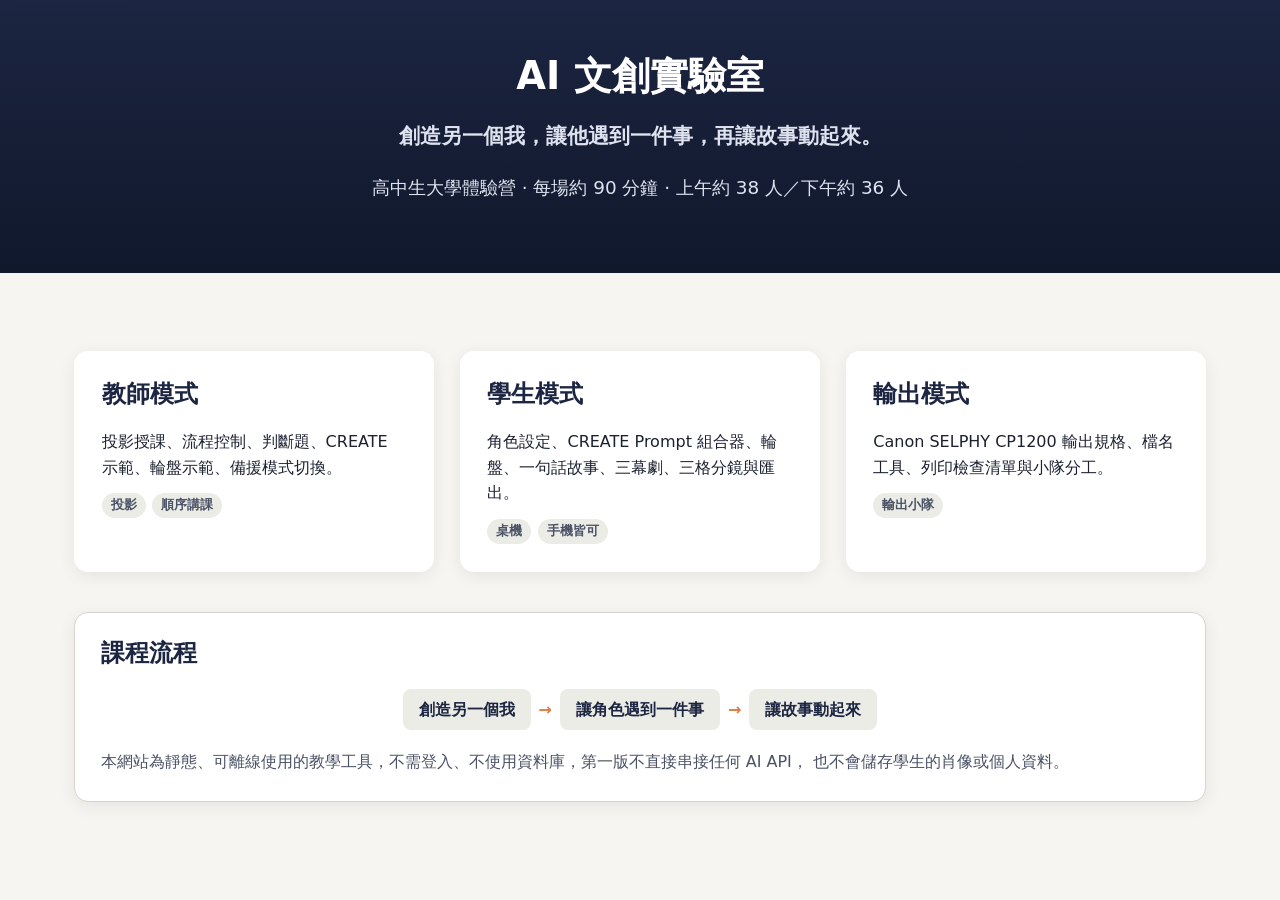
<file: index.html>
<!doctype html>
<html lang="zh-Hant">
<head>
<meta charset="utf-8" />
<meta name="viewport" content="width=device-width, initial-scale=1" />
<title>AI 文創實驗室：創造另一個我，讓故事動起來</title>
<meta name="description" content="高中生大學體驗營互動教學網站：教師模式、學生模式、輸出模式一次入口。" />
<link rel="icon" href="assets/favicon.svg" type="image/svg+xml" />
<link rel="stylesheet" href="assets/css/styles.css" />
</head>
<body>
<a class="skip-link" href="#main-content">跳到主要內容</a>

<header class="hero">
  <div class="container">
    <h1>AI 文創實驗室</h1>
    <p style="font-size:1.3rem;font-weight:700">創造另一個我，讓他遇到一件事，再讓故事動起來。</p>
    <p>高中生大學體驗營 · 每場約 90 分鐘 · 上午約 38 人／下午約 36 人</p>
  </div>
</header>

<main id="main-content" class="container" style="padding:2.5rem 1.5rem 4rem">
  <div class="mode-cards">
    <a class="mode-card" href="teacher.html">
      <h2>教師模式</h2>
      <p class="mb-0">投影授課、流程控制、判斷題、CREATE 示範、輪盤示範、備援模式切換。</p>
      <div class="tag-row"><span class="tag">投影</span><span class="tag">順序講課</span></div>
    </a>
    <a class="mode-card" href="student.html">
      <h2>學生模式</h2>
      <p class="mb-0">角色設定、CREATE Prompt 組合器、輪盤、一句話故事、三幕劇、三格分鏡與匯出。</p>
      <div class="tag-row"><span class="tag">桌機</span><span class="tag">手機皆可</span></div>
    </a>
    <a class="mode-card" href="print.html">
      <h2>輸出模式</h2>
      <p class="mb-0">Canon SELPHY CP1200 輸出規格、檔名工具、列印檢查清單與小隊分工。</p>
      <div class="tag-row"><span class="tag">輸出小隊</span></div>
    </a>
  </div>

  <section class="card" style="margin-top:2.5rem">
    <h2>課程流程</h2>
    <div class="flow-diagram">
      <span class="step">創造另一個我</span><span class="arrow">→</span>
      <span class="step">讓角色遇到一件事</span><span class="arrow">→</span>
      <span class="step">讓故事動起來</span>
    </div>
    <p class="text-muted mb-0">
      本網站為靜態、可離線使用的教學工具，不需登入、不使用資料庫，第一版不直接串接任何 AI API，
      也不會儲存學生的肖像或個人資料。
    </p>
  </section>
</main>
</body>
</html>
</file>
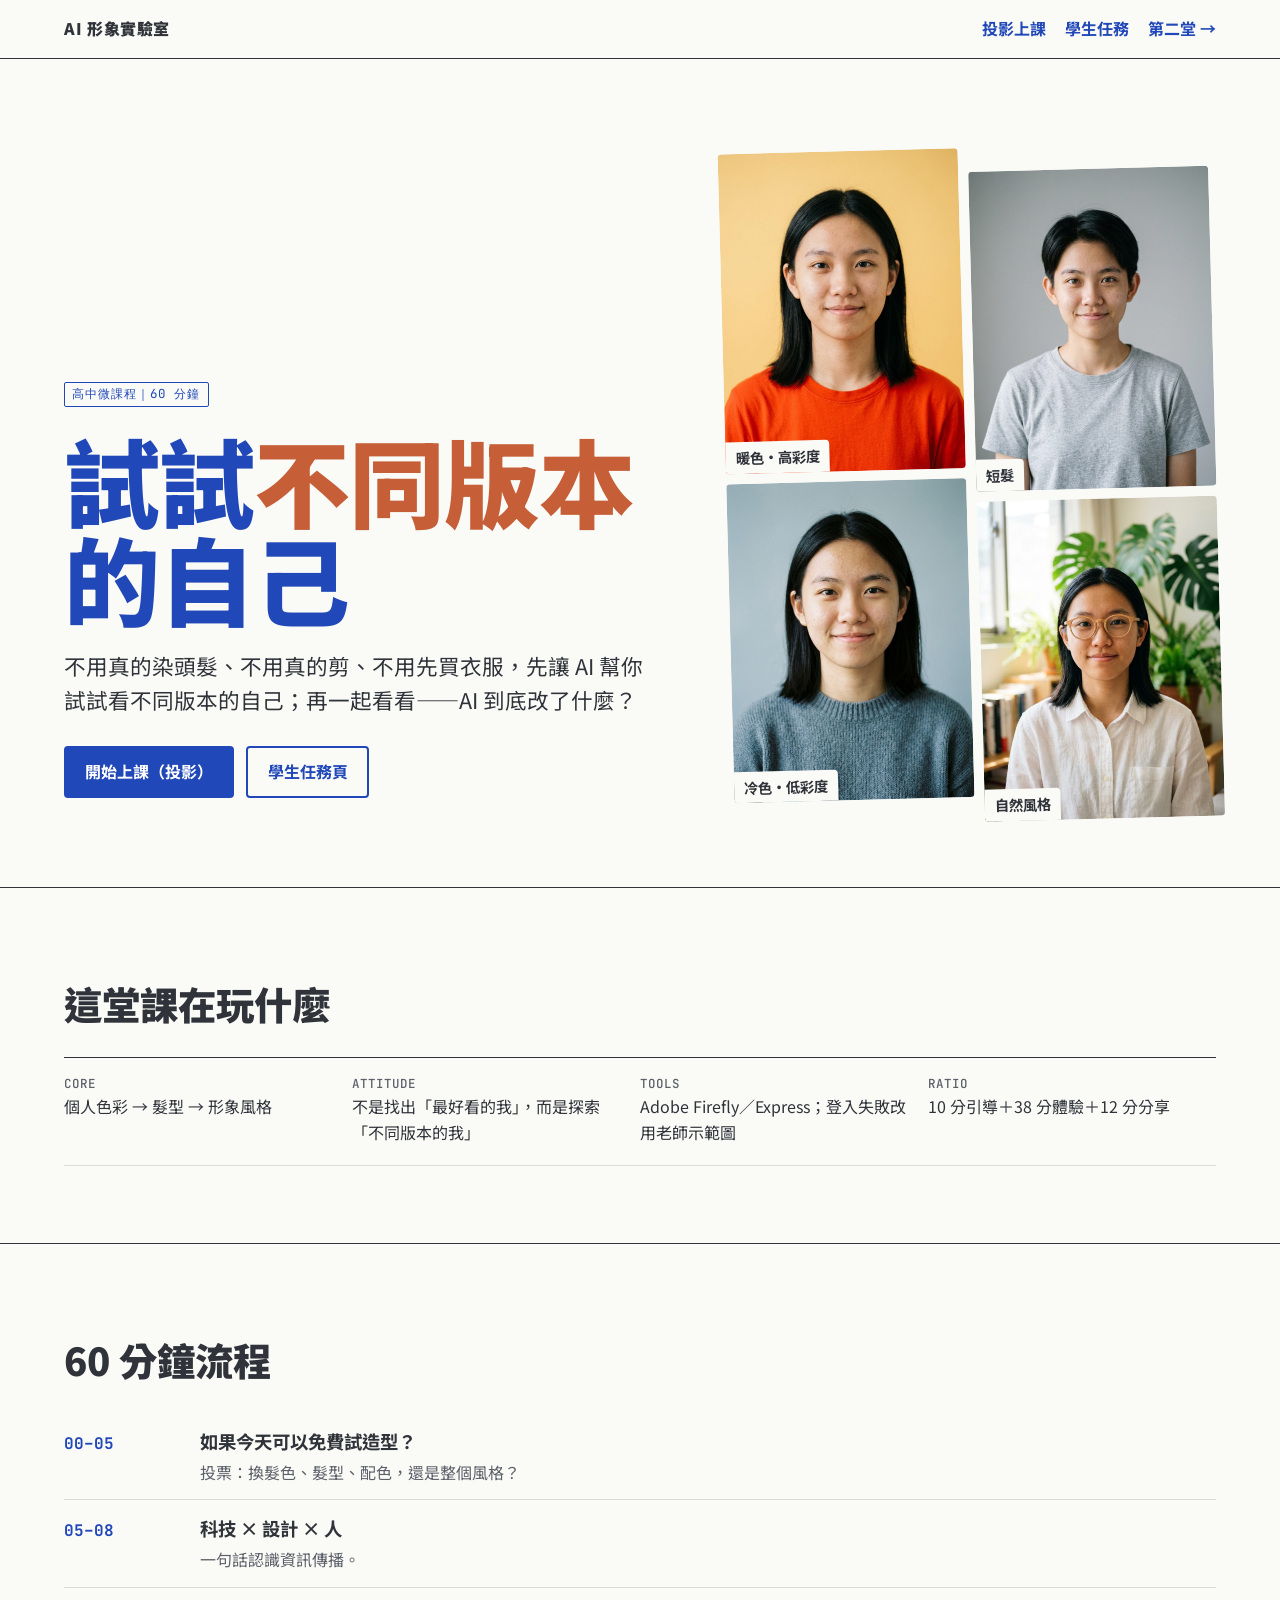
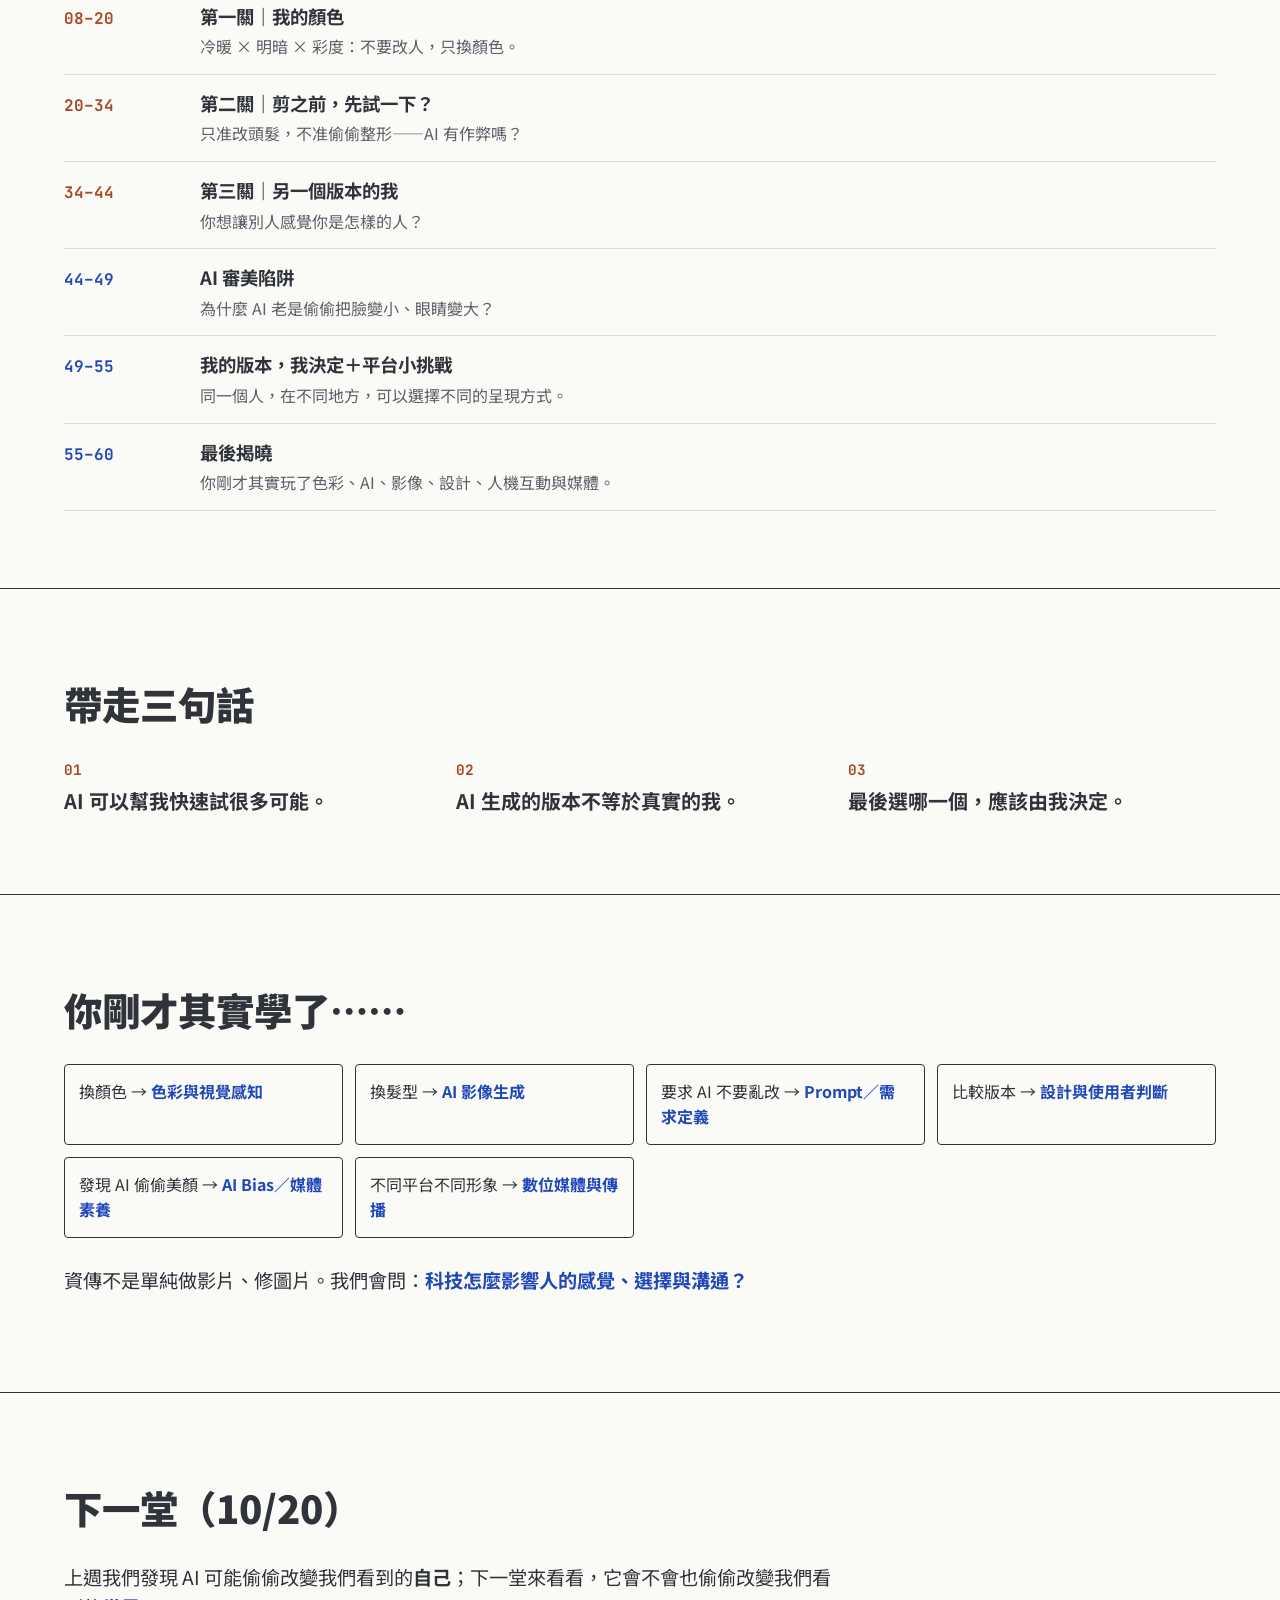
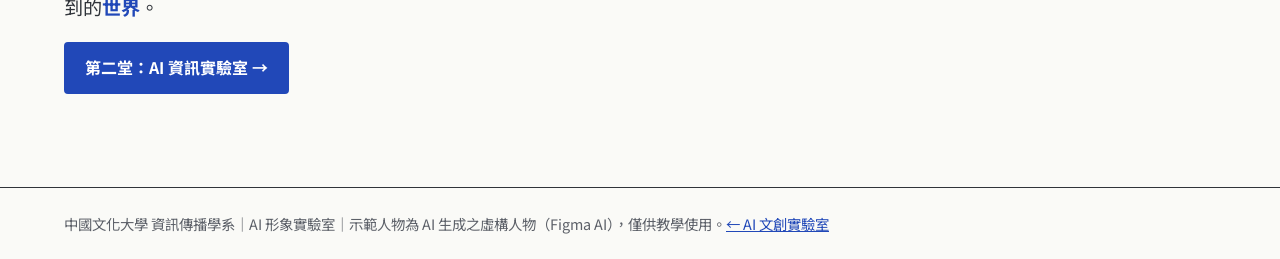
<file: ai-image-lab/index.html>
<!doctype html>
<html lang="zh-Hant-TW">
<head>
<meta charset="utf-8">
<meta name="viewport" content="width=device-width,initial-scale=1">
<title>AI 形象實驗室</title>
<meta name="description" content="高中微課程：用 AI 玩配色、髮型與風格，看看 AI 到底懂不懂你。中國文化大學資訊傳播學系。">
<link rel="preconnect" href="https://fonts.googleapis.com"><link rel="preconnect" href="https://fonts.gstatic.com" crossorigin>
<link href="https://fonts.googleapis.com/css2?family=Noto+Sans+TC:wght@400;700;900&family=JetBrains+Mono:wght@500;700&display=swap" rel="stylesheet">
<link rel="stylesheet" href="assets/style.css?v=10">
</head>
<body>
<header class="site-head">
  <span class="brand">AI 形象實驗室</span>
  <nav><a href="slides.html">投影上課</a><a href="student.html">學生任務</a><a href="week2/">第二堂 →</a></nav>
</header>

<main>
  <section class="hero">
    <div>
      <span class="tag">高中微課程｜60 分鐘</span>
      <h1>試試<em>不同版本</em>的自己</h1>
      <p class="sub">不用真的染頭髮、不用真的剪、不用先買衣服，先讓 AI 幫你試試看不同版本的自己；再一起看看——AI 到底改了什麼？</p>
      <div class="cta">
        <a class="btn" href="slides.html">開始上課（投影）</a>
        <a class="btn ghost" href="student.html">學生任務頁</a>
      </div>
    </div>
    <div class="hero-grid" id="heroGrid"></div>
  </section>

  <section class="band">
    <h2>這堂課在玩什麼</h2>
    <div class="facts">
      <div><b>CORE</b>個人色彩 → 髮型 → 形象風格</div>
      <div><b>ATTITUDE</b>不是找出「最好看的我」，而是探索「不同版本的我」</div>
      <div><b>TOOLS</b>Adobe Firefly／Express；登入失敗改用老師示範圖</div>
      <div><b>RATIO</b>10 分引導＋38 分體驗＋12 分分享</div>
    </div>
  </section>

  <section class="band">
    <h2>60 分鐘流程</h2>
    <ol class="timeline">
      <li><span class="t">00–05</span><div><h3>如果今天可以免費試造型？</h3><p>投票：換髮色、髮型、配色，還是整個風格？</p></div></li>
      <li><span class="t">05–08</span><div><h3>科技 × 設計 × 人</h3><p>一句話認識資訊傳播。</p></div></li>
      <li class="play"><span class="t">08–20</span><div><h3>第一關｜我的顏色</h3><p>冷暖 × 明暗 × 彩度：不要改人，只換顏色。</p></div></li>
      <li class="play"><span class="t">20–34</span><div><h3>第二關｜剪之前，先試一下？</h3><p>只准改頭髮，不准偷偷整形——AI 有作弊嗎？</p></div></li>
      <li class="play"><span class="t">34–44</span><div><h3>第三關｜另一個版本的我</h3><p>你想讓別人感覺你是怎樣的人？</p></div></li>
      <li><span class="t">44–49</span><div><h3>AI 審美陷阱</h3><p>為什麼 AI 老是偷偷把臉變小、眼睛變大？</p></div></li>
      <li><span class="t">49–55</span><div><h3>我的版本，我決定＋平台小挑戰</h3><p>同一個人，在不同地方，可以選擇不同的呈現方式。</p></div></li>
      <li><span class="t">55–60</span><div><h3>最後揭曉</h3><p>你剛才其實玩了色彩、AI、影像、設計、人機互動與媒體。</p></div></li>
    </ol>
  </section>

  <section class="band">
    <h2>帶走三句話</h2>
    <div class="three">
      <p>AI 可以幫我快速試很多可能。</p>
      <p>AI 生成的版本不等於真實的我。</p>
      <p>最後選哪一個，應該由我決定。</p>
    </div>
  </section>

  <section class="band">
    <h2>你剛才其實學了……</h2>
    <div class="reveal-map">
      <div>換顏色 → <b>色彩與視覺感知</b></div>
      <div>換髮型 → <b>AI 影像生成</b></div>
      <div>要求 AI 不要亂改 → <b>Prompt／需求定義</b></div>
      <div>比較版本 → <b>設計與使用者判斷</b></div>
      <div>發現 AI 偷偷美顏 → <b>AI Bias／媒體素養</b></div>
      <div>不同平台不同形象 → <b>數位媒體與傳播</b></div>
    </div>
    <p style="margin-top:1.4em;font-size:1.2rem">資傳不是單純做影片、修圖片。我們會問：<b style="color:var(--cobalt)">科技怎麼影響人的感覺、選擇與溝通？</b></p>
  </section>
<section class="band">
    <h2>下一堂（10/20）</h2>
    <p style="font-size:1.2rem;max-width:40em">上週我們發現 AI 可能偷偷改變我們看到的<b>自己</b>；下一堂來看看，它會不會也偷偷改變我們看到的<b style="color:var(--cobalt)">世界</b>。</p>
    <p><a class="btn" href="week2/">第二堂：AI 資訊實驗室 →</a></p>
  </section>
</main>
<footer class="site-foot">
  中國文化大學 資訊傳播學系｜AI 形象實驗室｜示範人物為 AI 生成之虛構人物（Figma AI），僅供教學使用。<a href="../">← AI 文創實驗室</a>
</footer>
<script src="assets/common.js?v=4"></script>
<script>
  document.getElementById("heroGrid").innerHTML =
    ["color-warm-high","hair-short","color-cool-low","style-natural"].map(k => LAB.fig(k)).join("");
  LAB.wireImages();
</script>
</body>
</html>
</file>
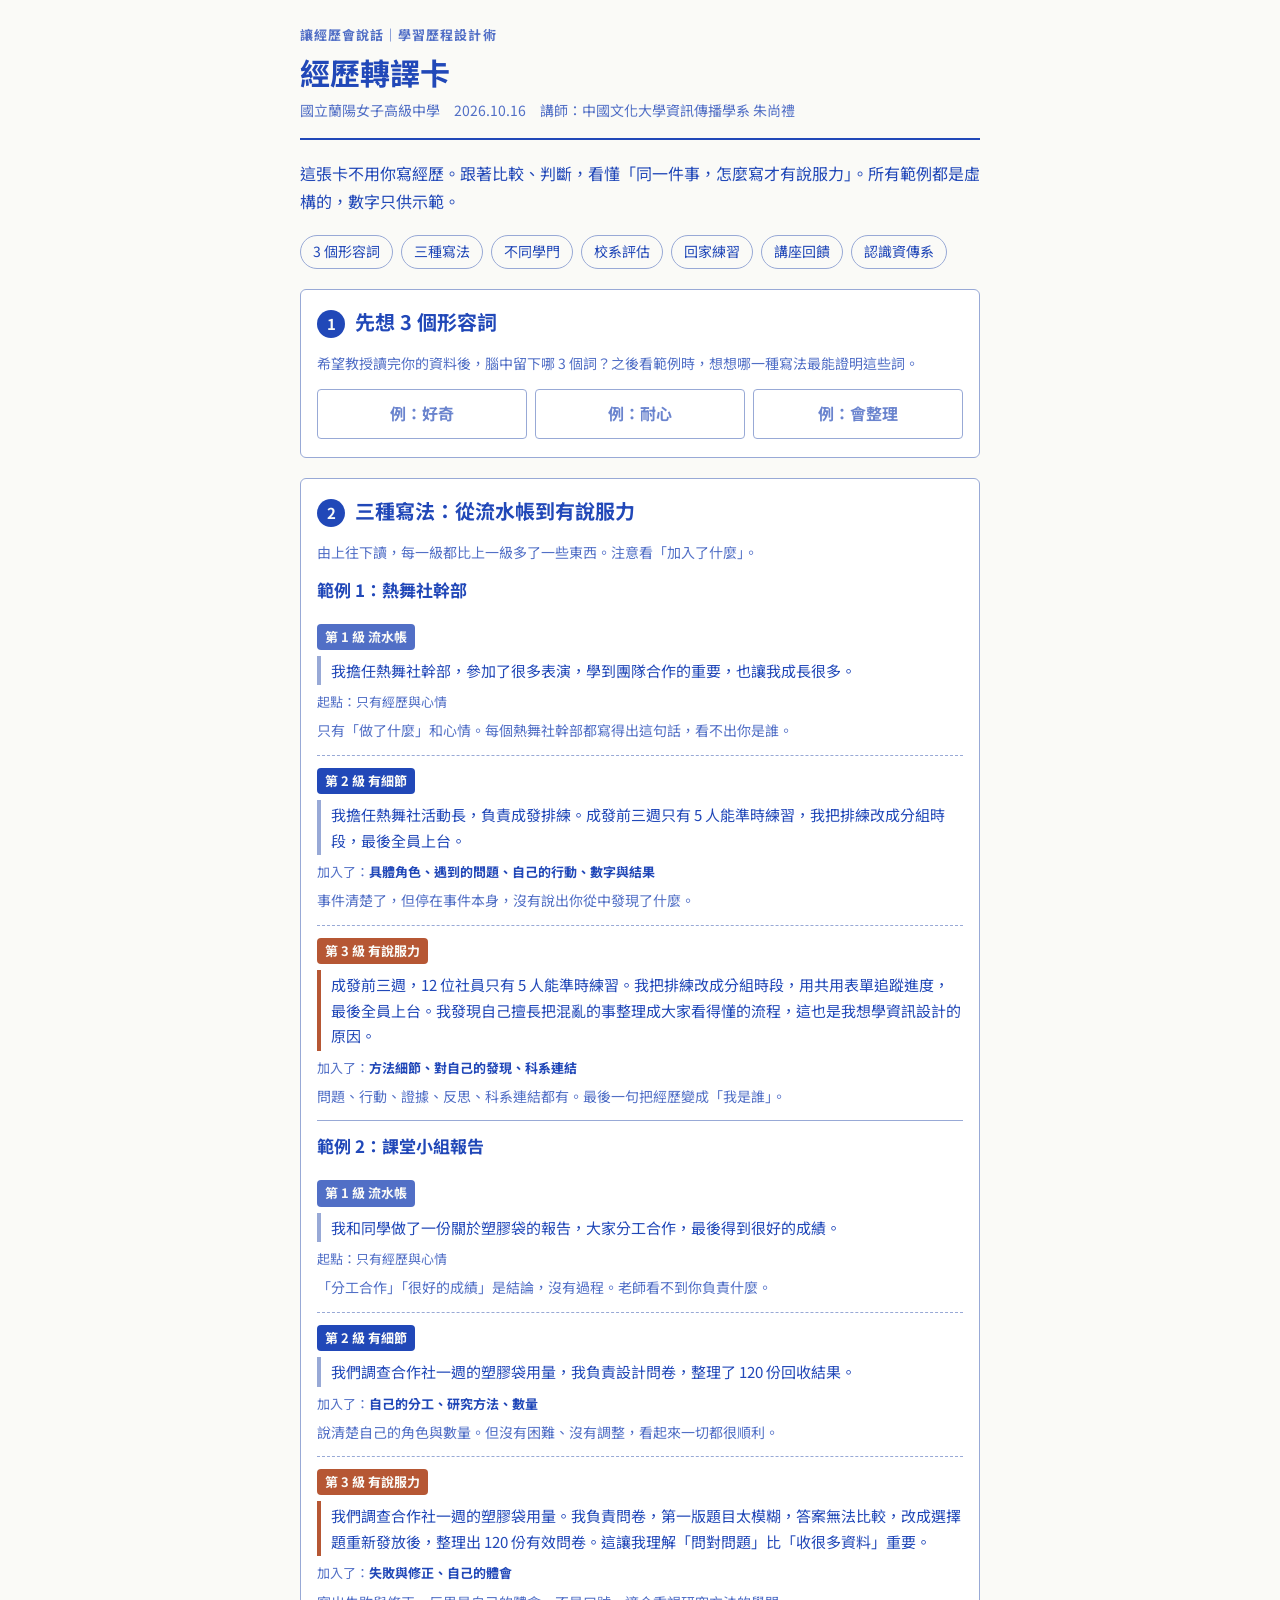
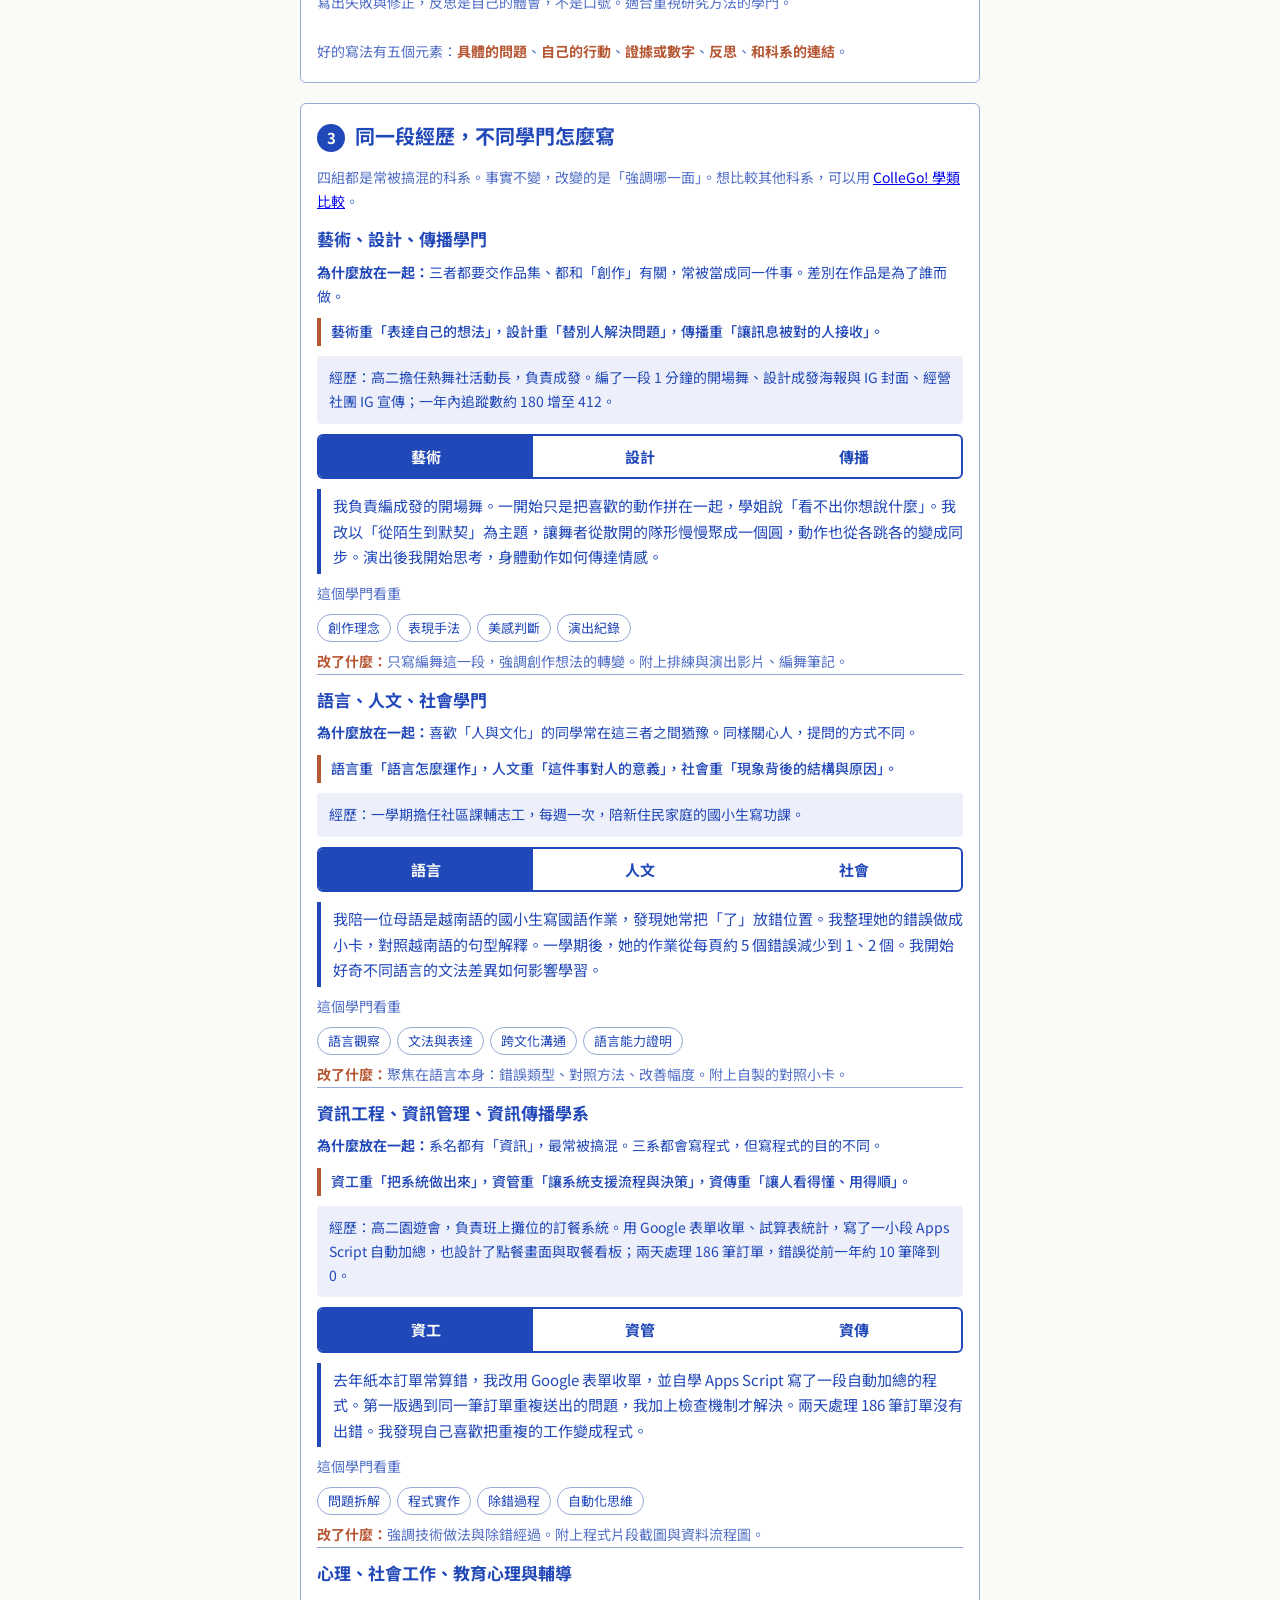
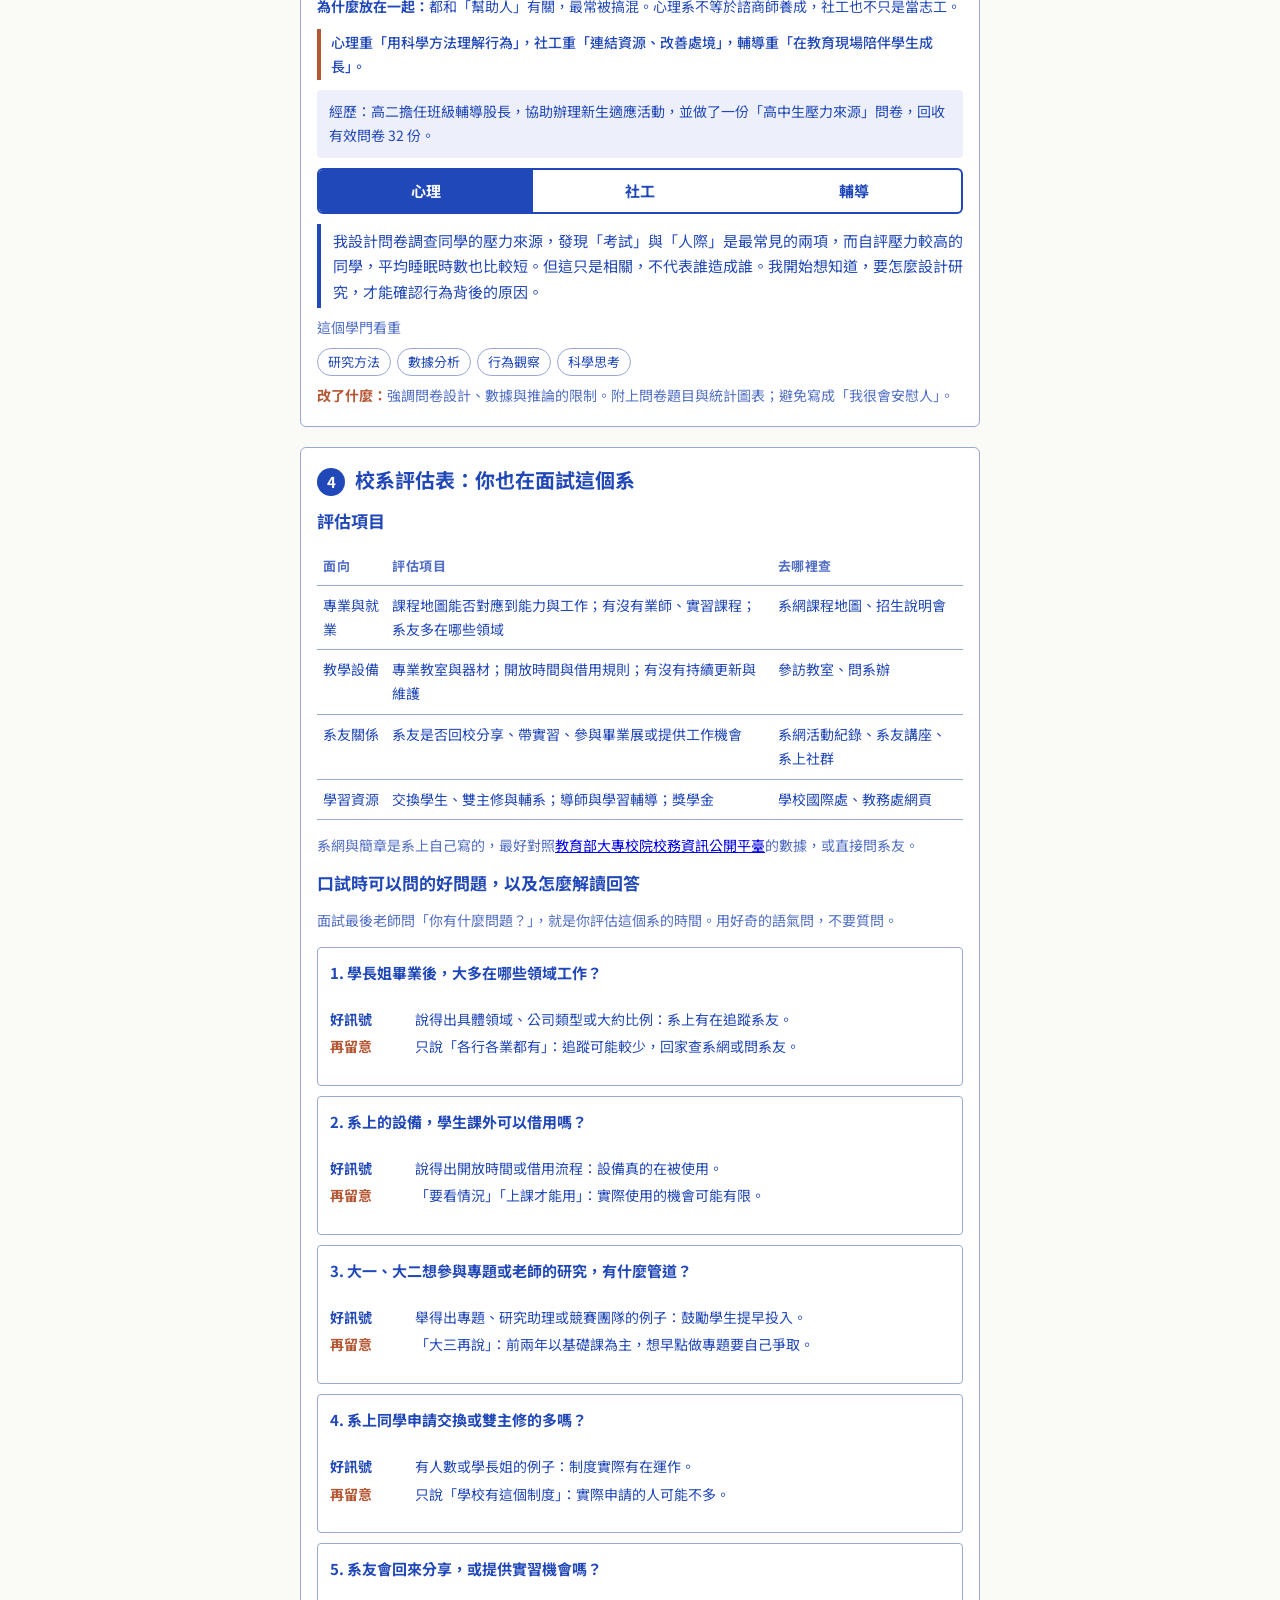
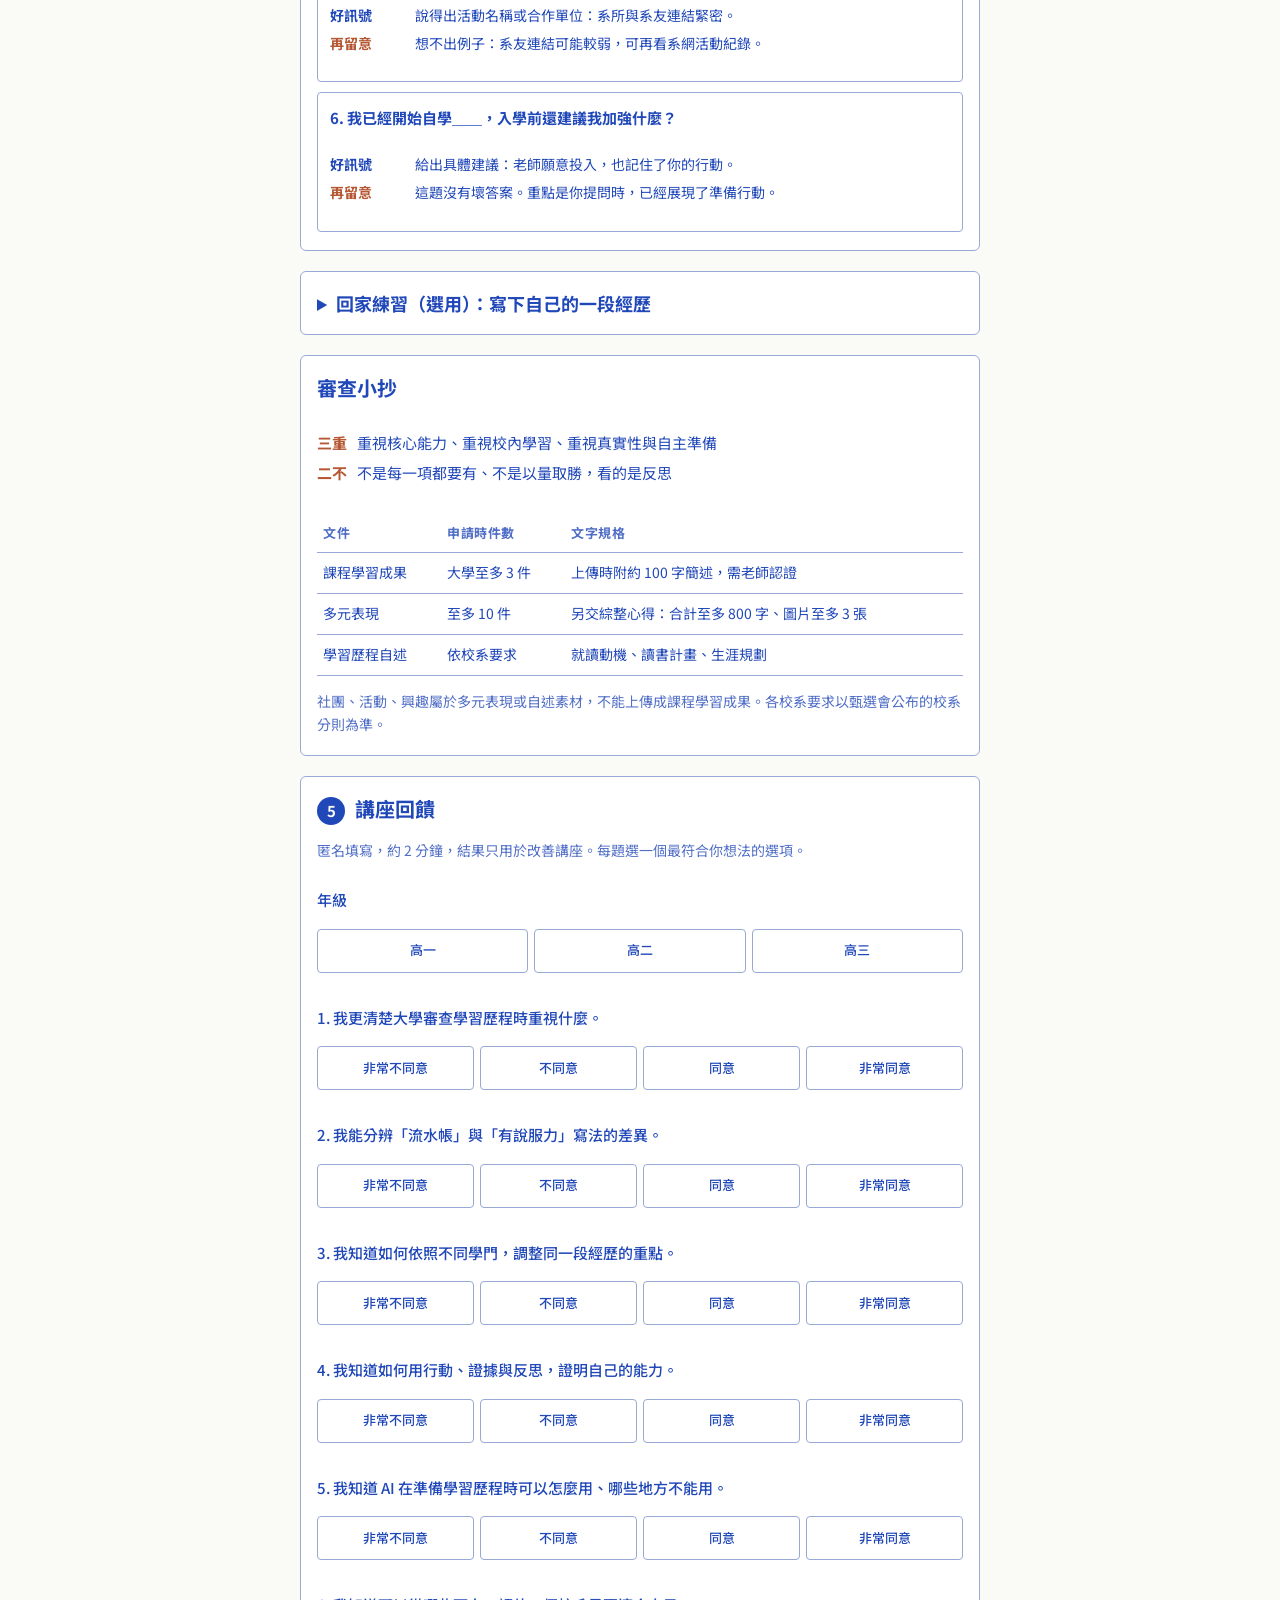
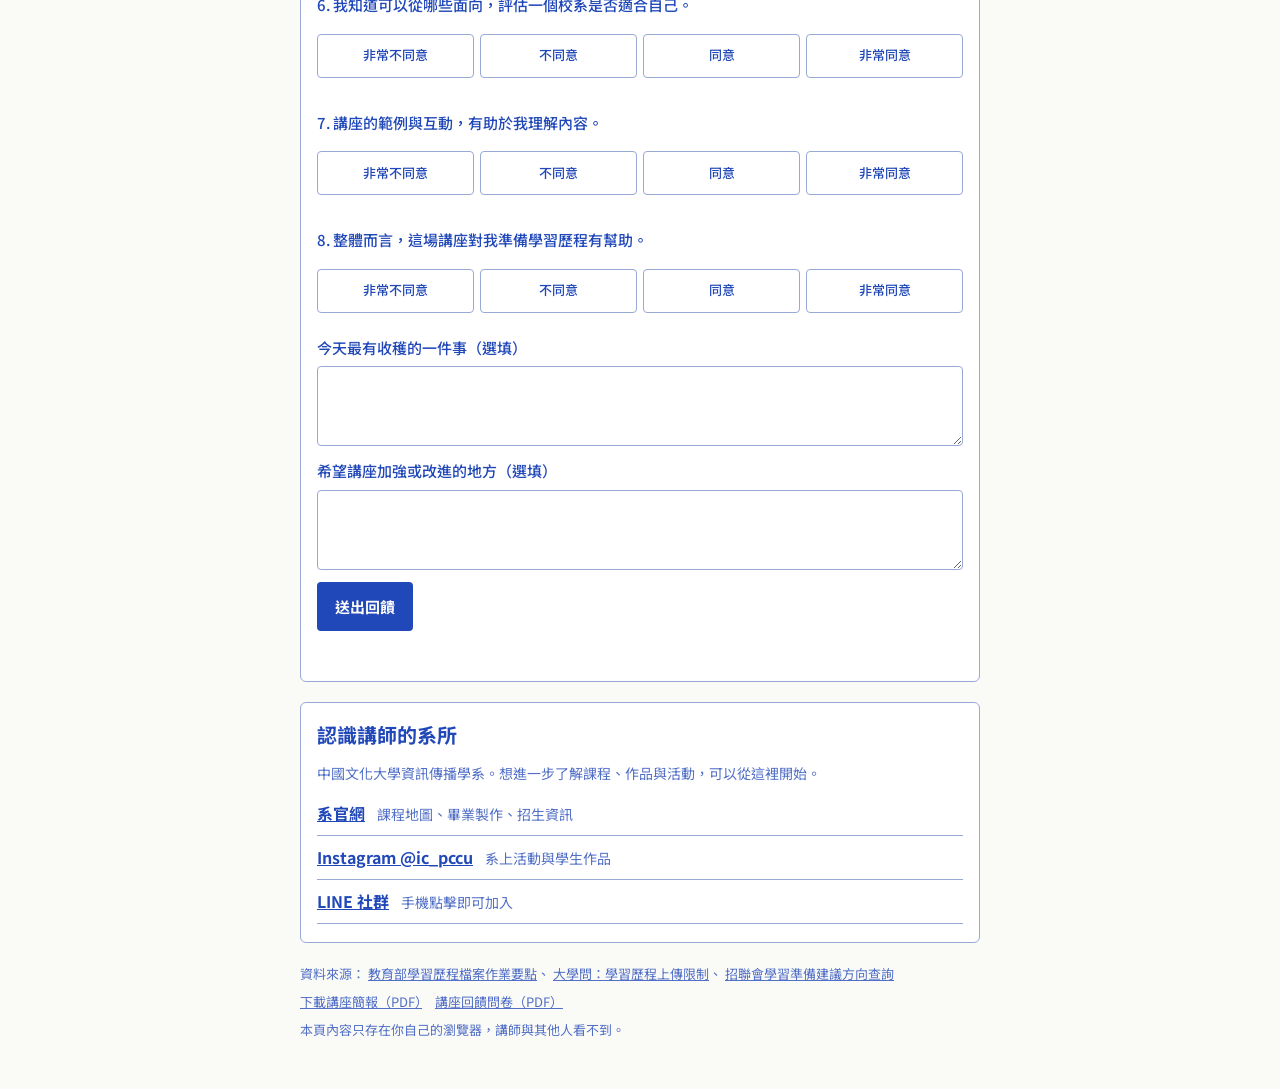
<file: learning-portfolio/index.html>
<!doctype html>
<html lang="zh-Hant">
<head>
<meta charset="utf-8">
<meta name="viewport" content="width=device-width, initial-scale=1, viewport-fit=cover">
<title>經歷轉譯卡</title>
<link rel="preconnect" href="https://fonts.googleapis.com">
<link rel="preconnect" href="https://fonts.gstatic.com" crossorigin>
<link rel="stylesheet" href="https://fonts.googleapis.com/css2?family=Noto+Sans+TC:wght@400;500;700&display=swap">
<style>
/* Layout: one narrow column of cards — compare three versions, compare by field, evaluate departments, optional home practice. */
:root{
  --paper:#FAFAF7; --card:#FFFFFF; --ink:#2148B8; --muted:#516FC6; --soft:#98A9D6; --tint:#EDF0FA; --accent:#B65734;
  --field:#FFFFFF;
  --sans:"Noto Sans TC","PingFang TC","Microsoft JhengHei",system-ui,sans-serif;
}
@media (prefers-color-scheme: dark){:root:not([data-theme="light"]){
  --paper:#11152A; --card:#181E38; --ink:#C3D0F7; --muted:#97A9E2; --soft:#4A5A92; --tint:#1F2747; --accent:#F0A07F; --field:#0D1124; color-scheme:dark}}
:root[data-theme="dark"]{
  --paper:#11152A; --card:#181E38; --ink:#C3D0F7; --muted:#97A9E2; --soft:#4A5A92; --tint:#1F2747; --accent:#F0A07F; --field:#0D1124; color-scheme:dark}

*{box-sizing:border-box}
body{margin:0;background:var(--paper);color:var(--ink);font-family:var(--sans);font-size:16px;line-height:1.7;
  padding-left:max(16px, env(safe-area-inset-left, 0px));padding-right:max(16px, env(safe-area-inset-right, 0px));padding-block:24px 48px}
.wrap{max-width:680px;margin:0 auto;display:flex;flex-direction:column;gap:20px}
h1,h2,h3{margin:0;text-wrap:balance;line-height:1.35}
p{margin:0}
.eyebrow{font-size:13px;font-weight:700;letter-spacing:.08em;color:var(--muted)}
header{display:flex;flex-direction:column;gap:6px;padding-bottom:16px;border-bottom:2px solid var(--ink)}
header h1{font-size:30px;font-weight:700}
header .sub{color:var(--muted);font-size:14px}
nav.toc{display:flex;flex-wrap:wrap;gap:8px}
nav.toc a{font-size:14px;color:var(--ink);text-decoration:none;border:1px solid var(--soft);border-radius:999px;padding:4px 12px}
section{background:var(--card);border:1px solid var(--soft);border-radius:6px;padding:18px 16px;display:flex;flex-direction:column;gap:14px}
section h2{font-size:20px;font-weight:700;display:flex;align-items:baseline;gap:10px}
.num{font-size:15px;color:var(--paper);background:var(--ink);border-radius:50%;width:28px;height:28px;display:inline-grid;place-items:center;flex:none;font-weight:700}
h3{font-size:17px;font-weight:700}
.hint{font-size:14px;color:var(--muted)}
.hint b,.warn{color:var(--accent);font-weight:700}
label{font-weight:500;font-size:15px}
input[type=text],textarea,select{width:100%;font:inherit;color:var(--ink);background:var(--field);border:1px solid var(--soft);border-radius:4px;padding:10px 12px}
textarea{min-height:80px;resize:vertical}
input::placeholder,textarea::placeholder{color:var(--muted);opacity:.85}
input:focus-visible,textarea:focus-visible,select:focus-visible,button:focus-visible,summary:focus-visible,a:focus-visible{outline:3px solid var(--accent);outline-offset:2px}
.adj{display:grid;grid-template-columns:repeat(3,minmax(0,1fr));gap:8px}
.adj input{text-align:center;font-weight:700}
button{font:inherit;font-weight:700;font-size:15px;border-radius:4px;padding:10px 16px;cursor:pointer;border:2px solid var(--ink)}
.primary{background:var(--ink);color:var(--paper)}
.ghost{background:transparent;color:var(--ink)}
.danger{background:transparent;color:var(--accent);border-color:var(--accent)}
.btns{display:flex;flex-wrap:wrap;gap:8px}
.status{font-size:14px;color:var(--muted);min-height:1.4em}

/* three-version quiz */
.case{border-top:1px solid var(--soft);padding-top:14px;display:flex;flex-direction:column;gap:10px}
.case:first-of-type{border-top:none;padding-top:0}
.opts{display:flex;flex-direction:column;gap:8px}
.opt{display:grid;grid-template-columns:auto minmax(0,1fr);gap:10px;text-align:left;font-weight:400;font-size:15px;line-height:1.7;background:var(--field);color:var(--ink);border:1px solid var(--soft);padding:12px}
.opt .tag{font-weight:700;font-size:15px;color:var(--muted)}
.opt[aria-pressed="true"]{border:2px solid var(--ink)}
.opt .lv{display:none}
.revealed .opt .lv{display:block;grid-column:2;font-size:14px;color:var(--muted);border-top:1px dashed var(--soft);padding-top:6px}
.revealed .opt.best{border:2px solid var(--accent)}
.revealed .opt.best .lv{color:var(--accent);font-weight:700}
.verdict{font-size:14px}

/* ladder */
.ladder{display:flex;flex-direction:column;gap:0}
.step{display:flex;flex-direction:column;gap:6px;padding:12px 0;border-top:1px dashed var(--soft)}
.step:first-child{border-top:none}
.step .lvl{font-weight:700;font-size:13px;color:var(--paper);background:var(--muted);border-radius:4px;padding:2px 8px;align-self:flex-start}
.step.l2 .lvl{background:var(--ink)}
.step.l3 .lvl{background:var(--accent)}
.step.l3 blockquote{border-left-color:var(--accent)}
.step blockquote{margin:0;border-left:4px solid var(--soft);padding:2px 0 2px 10px;font-size:15px}
.step .add{font-size:13px;color:var(--muted)}
.step .add b{color:var(--ink)}
.step .why{font-size:14px;color:var(--muted)}
.ghint{font-size:14px;font-weight:500;border-left:4px solid var(--accent);padding:2px 0 2px 10px}
/* field comparison */
#fields .why{font-size:14px}
#fields .why b{color:var(--ink)}
.facts{background:var(--tint);border-radius:4px;padding:10px 12px;font-size:14px}
.seg{display:flex;border:2px solid var(--ink);border-radius:6px;overflow:hidden}
.seg button{flex:1;border:none;border-radius:0;background:transparent;color:var(--ink);padding:8px 10px}
.seg button[aria-selected="true"]{background:var(--ink);color:var(--paper)}
.version{display:flex;flex-direction:column;gap:8px}
.version blockquote{margin:0;border-left:4px solid var(--ink);padding:4px 0 4px 12px;font-size:15px}
.chips{display:flex;flex-wrap:wrap;gap:6px}
.chips span{font-size:13px;border:1px solid var(--soft);border-radius:999px;padding:2px 10px}

/* evaluation */
table{border-collapse:collapse;width:100%;font-size:14px}
th,td{text-align:left;padding:8px 6px;border-bottom:1px solid var(--soft);vertical-align:top}
th{color:var(--muted);font-weight:700;font-size:13px;letter-spacing:.04em}
.tablebox{overflow-x:auto}
.qa{display:flex;flex-direction:column;gap:10px}
.qcard{border:1px solid var(--soft);border-radius:4px;padding:12px;display:flex;flex-direction:column;gap:8px}
.qcard .q{font-weight:700;font-size:15px}
.sig{display:grid;grid-template-columns:5.5em minmax(0,1fr);gap:4px 8px;font-size:14px}
.sig dt{font-weight:700}
.sig dt.good{color:var(--ink)}
.sig dt.check{color:var(--accent)}
.sig dd{margin:0}

details.home{border:1px solid var(--soft);border-radius:6px;background:var(--card)}
details.home>summary{cursor:pointer;font-weight:700;font-size:18px;padding:16px}
details.home .inner{padding:0 16px 18px;display:flex;flex-direction:column;gap:14px}
.field{display:flex;flex-direction:column;gap:6px}
.counter{font-size:13px;color:var(--muted);text-align:right;font-variant-numeric:tabular-nums}
.counter.over{color:var(--accent);font-weight:700}
pre.prompt{margin:0;white-space:pre-wrap;background:var(--tint);border-radius:4px;padding:12px;font:inherit;font-size:14px;line-height:1.7}
.rule{display:grid;grid-template-columns:auto 1fr;gap:4px 10px;font-size:15px}
.rule dt{font-weight:700;color:var(--accent)}
.rule dd{margin:0}
fieldset.likert{border:none;margin:0;padding:10px 0;display:flex;flex-direction:column;gap:8px;min-width:0}
fieldset.likert legend{font-size:15px;font-weight:500;padding:0;margin-bottom:8px;float:left;width:100%}
.scale{display:grid;grid-template-columns:repeat(4,minmax(0,1fr));gap:6px}
.scale.grade{grid-template-columns:repeat(3,minmax(0,1fr))}
.scale label{position:relative;cursor:pointer}
.scale input{position:absolute;opacity:0;width:1px;height:1px}
.scale span{display:grid;place-items:center;text-align:center;min-height:44px;padding:4px;border:1px solid var(--soft);border-radius:4px;font-size:13px;line-height:1.3}
.scale input:checked+span{background:var(--ink);color:var(--paper);border-color:var(--ink);font-weight:700}
.scale input:focus-visible+span{outline:3px solid var(--accent);outline-offset:2px}
.hp{position:absolute;left:-9999px;width:1px;height:1px;opacity:0}
#fbForm{display:flex;flex-direction:column;gap:12px}
ul.links{list-style:none;margin:0;padding:0;display:flex;flex-direction:column;gap:8px}
ul.links li{display:flex;flex-wrap:wrap;gap:4px 12px;align-items:baseline;border-bottom:1px solid var(--soft);padding-bottom:8px}
ul.links a{color:var(--ink);font-weight:700}
ul.links span{font-size:14px;color:var(--muted)}
footer{font-size:13px;color:var(--muted);display:flex;flex-direction:column;gap:6px}
footer a{color:var(--muted)}
.ok{color:var(--ink);font-weight:700}
@media (prefers-reduced-motion:reduce){*{transition:none!important}}
</style>

</head>
<body>
<div class="wrap">
  <header>
    <p class="eyebrow">讓經歷會說話｜學習歷程設計術</p>
    <h1>經歷轉譯卡</h1>
    <p class="sub">國立蘭陽女子高級中學　2026.10.16　講師：中國文化大學資訊傳播學系 朱尚禮</p>
  </header>

  <p>這張卡不用你寫經歷。跟著比較、判斷，看懂「同一件事，怎麼寫才有說服力」。所有範例都是虛構的，數字只供示範。</p>
  <nav class="toc" aria-label="段落">
    <a href="#s-adj">3 個形容詞</a><a href="#s-three">三種寫法</a><a href="#s-field">不同學門</a><a href="#s-eval">校系評估</a><a href="#s-home">回家練習</a><a href="#s-fb">講座回饋</a><a href="#h-about">認識資傳系</a>
  </nav>

  <section id="s-adj" aria-labelledby="h-adj">
    <h2 id="h-adj"><span class="num">1</span>先想 3 個形容詞</h2>
    <p class="hint">希望教授讀完你的資料後，腦中留下哪 3 個詞？之後看範例時，想想哪一種寫法最能證明這些詞。</p>
    <div class="adj">
      <input type="text" id="adj1" aria-label="形容詞 1" placeholder="例：好奇" maxlength="8">
      <input type="text" id="adj2" aria-label="形容詞 2" placeholder="例：耐心" maxlength="8">
      <input type="text" id="adj3" aria-label="形容詞 3" placeholder="例：會整理" maxlength="8">
    </div>
  </section>

  <section id="s-three" aria-labelledby="h-three">
    <h2 id="h-three"><span class="num">2</span>三種寫法：從流水帳到有說服力</h2>
    <p class="hint">由上往下讀，每一級都比上一級多了一些東西。注意看「加入了什麼」。</p>
    <div id="cases"></div>
    <p class="hint">好的寫法有五個元素：<b>具體的問題</b>、<b>自己的行動</b>、<b>證據或數字</b>、<b>反思</b>、<b>和科系的連結</b>。</p>
  </section>

  <section id="s-field" aria-labelledby="h-field">
    <h2 id="h-field"><span class="num">3</span>同一段經歷，不同學門怎麼寫</h2>
    <p class="hint">四組都是常被搞混的科系。事實不變，改變的是「強調哪一面」。想比較其他科系，可以用 <a href="https://collego.edu.tw/" target="_blank" rel="noopener">ColleGo! 學類比較</a>。</p>
    <div id="fields"></div>
  </section>

  <section id="s-eval" aria-labelledby="h-eval">
    <h2 id="h-eval"><span class="num">4</span>校系評估表：你也在面試這個系</h2>
    <h3>評估項目</h3>
    <div class="tablebox">
      <table>
        <thead><tr><th>面向</th><th>評估項目</th><th>去哪裡查</th></tr></thead>
        <tbody>
          <tr><td>專業與就業</td><td>課程地圖能否對應到能力與工作；有沒有業師、實習課程；系友多在哪些領域</td><td>系網課程地圖、招生說明會</td></tr>
          <tr><td>教學設備</td><td>專業教室與器材；開放時間與借用規則；有沒有持續更新與維護</td><td>參訪教室、問系辦</td></tr>
          <tr><td>系友關係</td><td>系友是否回校分享、帶實習、參與畢業展或提供工作機會</td><td>系網活動紀錄、系友講座、系上社群</td></tr>
          <tr><td>學習資源</td><td>交換學生、雙主修與輔系；導師與學習輔導；獎學金</td><td>學校國際處、教務處網頁</td></tr>
        </tbody>
      </table>
    </div>
    <p class="hint">系網與簡章是系上自己寫的，最好對照<a href="https://udb.moe.edu.tw/" target="_blank" rel="noopener">教育部大專校院校務資訊公開平臺</a>的數據，或直接問系友。</p>

    <h3>口試時可以問的好問題，以及怎麼解讀回答</h3>
    <p class="hint">面試最後老師問「你有什麼問題？」，就是你評估這個系的時間。用好奇的語氣問，不要質問。</p>
    <div class="qa" id="qa"></div>
  </section>

  <details class="home" id="s-home">
    <summary>回家練習（選用）：寫下自己的一段經歷</summary>
    <div class="inner">
      <p class="hint">內容會存在這支手機的瀏覽器，寫完按「複製全部」帶走。</p>
      <div class="field"><label for="exp">經歷名稱</label><input type="text" id="exp" placeholder="例：幫熱舞社經營 IG 帳號"></div>
      <div class="field"><label for="q1">① 做了什麼？</label><textarea id="q1" placeholder="什麼時候、什麼角色、負責什麼"></textarea></div>
      <div class="field"><label for="q2">② 為什麼做？</label><textarea id="q2" placeholder="動機、目標，或遇到的問題"></textarea></div>
      <div class="field"><label for="q3">③ 怎麼完成？</label><textarea id="q3" placeholder="你自己做的部分、困難與調整"></textarea></div>
      <div class="field"><label for="q4">④ 如何證明？</label><textarea id="q4" placeholder="作品、照片、數據、他人回饋；得獎不要只放獎狀"></textarea></div>
      <div class="field"><label for="q5">⑤ 學到什麼？</label><textarea id="q5" placeholder="能力成長，以及和想讀的科系的關係"></textarea></div>
      <div class="field"><label for="sum">100 字摘要</label><textarea id="sum" placeholder="用自己的口吻，保留原本的說法"></textarea><p class="counter" id="count" aria-live="polite">0 / 100 字</p></div>
      <h3>用 AI 繼續追問</h3>
      <p class="hint">複製提示詞，貼到你可以使用的 AI 工具。不要輸入真實姓名、學校或身分證號。</p>
      <pre class="prompt" id="prompt">你是一位學習歷程訪談教練。請用提問幫我整理一段真實經歷，規則如下：
1. 每次只問一個問題，等我回答再問下一題。
2. 依序釐清：做了什麼、為什麼做、我自己負責哪些部分、遇到什麼困難、有什麼證據、學到什麼。
3. 我的回答太籠統時，請追問具體的時間、數字或例子。
4. 不可以虛構我沒說過的內容，也不要誇大我的貢獻；我不確定的地方，請標成「待確認」。
5. 最後請：(1) 用我的口吻、盡量保留我的原話，寫一段 100 字以內的摘要；(2) 列出這段經歷可能展現的 2–3 項能力，並說明各自由哪個事例支持；(3) 列出我還需要補的證據。
6. 我不會提供真實姓名與學校名稱。</pre>
      <div class="btns">
        <button type="button" class="ghost" id="copyPrompt">複製提示詞</button>
        <button type="button" class="primary" id="copyAll">複製全部</button>
        <button type="button" class="danger" id="clear">清空</button>
      </div>
      <p class="status" id="status" role="status"></p>
      <textarea id="fallback" aria-label="草稿全文" hidden readonly></textarea>
    </div>
  </details>

  <section aria-labelledby="h-cheat">
    <h2 id="h-cheat">審查小抄</h2>
    <dl class="rule">
      <dt>三重</dt><dd>重視核心能力、重視校內學習、重視真實性與自主準備</dd>
      <dt>二不</dt><dd>不是每一項都要有、不是以量取勝，看的是反思</dd>
    </dl>
    <div class="tablebox">
      <table>
        <thead><tr><th>文件</th><th>申請時件數</th><th>文字規格</th></tr></thead>
        <tbody>
          <tr><td>課程學習成果</td><td>大學至多 3 件</td><td>上傳時附約 100 字簡述，需老師認證</td></tr>
          <tr><td>多元表現</td><td>至多 10 件</td><td>另交綜整心得：合計至多 800 字、圖片至多 3 張</td></tr>
          <tr><td>學習歷程自述</td><td>依校系要求</td><td>就讀動機、讀書計畫、生涯規劃</td></tr>
        </tbody>
      </table>
    </div>
    <p class="hint">社團、活動、興趣屬於多元表現或自述素材，不能上傳成課程學習成果。各校系要求以甄選會公布的校系分則為準。</p>
  </section>

  <section id="s-fb" aria-labelledby="h-fb">
    <h2 id="h-fb"><span class="num">5</span>講座回饋</h2>
    <p class="hint">匿名填寫，約 2 分鐘，結果只用於改善講座。每題選一個最符合你想法的選項。</p>
    <form id="fbForm" novalidate>
      <fieldset class="likert"><legend>年級</legend><div class="scale grade">
        <label><input type="radio" name="grade" value="高一"><span>高一</span></label><label><input type="radio" name="grade" value="高二"><span>高二</span></label><label><input type="radio" name="grade" value="高三"><span>高三</span></label>
      </div></fieldset>
      <fieldset class="likert"><legend>1. 我更清楚大學審查學習歷程時重視什麼。</legend><div class="scale"><label><input type="radio" name="q1" value="1"><span>非常不同意</span></label><label><input type="radio" name="q1" value="2"><span>不同意</span></label><label><input type="radio" name="q1" value="3"><span>同意</span></label><label><input type="radio" name="q1" value="4"><span>非常同意</span></label></div></fieldset>
      <fieldset class="likert"><legend>2. 我能分辨「流水帳」與「有說服力」寫法的差異。</legend><div class="scale"><label><input type="radio" name="q2" value="1"><span>非常不同意</span></label><label><input type="radio" name="q2" value="2"><span>不同意</span></label><label><input type="radio" name="q2" value="3"><span>同意</span></label><label><input type="radio" name="q2" value="4"><span>非常同意</span></label></div></fieldset>
      <fieldset class="likert"><legend>3. 我知道如何依照不同學門，調整同一段經歷的重點。</legend><div class="scale"><label><input type="radio" name="q3" value="1"><span>非常不同意</span></label><label><input type="radio" name="q3" value="2"><span>不同意</span></label><label><input type="radio" name="q3" value="3"><span>同意</span></label><label><input type="radio" name="q3" value="4"><span>非常同意</span></label></div></fieldset>
      <fieldset class="likert"><legend>4. 我知道如何用行動、證據與反思，證明自己的能力。</legend><div class="scale"><label><input type="radio" name="q4" value="1"><span>非常不同意</span></label><label><input type="radio" name="q4" value="2"><span>不同意</span></label><label><input type="radio" name="q4" value="3"><span>同意</span></label><label><input type="radio" name="q4" value="4"><span>非常同意</span></label></div></fieldset>
      <fieldset class="likert"><legend>5. 我知道 AI 在準備學習歷程時可以怎麼用、哪些地方不能用。</legend><div class="scale"><label><input type="radio" name="q5" value="1"><span>非常不同意</span></label><label><input type="radio" name="q5" value="2"><span>不同意</span></label><label><input type="radio" name="q5" value="3"><span>同意</span></label><label><input type="radio" name="q5" value="4"><span>非常同意</span></label></div></fieldset>
      <fieldset class="likert"><legend>6. 我知道可以從哪些面向，評估一個校系是否適合自己。</legend><div class="scale"><label><input type="radio" name="q6" value="1"><span>非常不同意</span></label><label><input type="radio" name="q6" value="2"><span>不同意</span></label><label><input type="radio" name="q6" value="3"><span>同意</span></label><label><input type="radio" name="q6" value="4"><span>非常同意</span></label></div></fieldset>
      <fieldset class="likert"><legend>7. 講座的範例與互動，有助於我理解內容。</legend><div class="scale"><label><input type="radio" name="q7" value="1"><span>非常不同意</span></label><label><input type="radio" name="q7" value="2"><span>不同意</span></label><label><input type="radio" name="q7" value="3"><span>同意</span></label><label><input type="radio" name="q7" value="4"><span>非常同意</span></label></div></fieldset>
      <fieldset class="likert"><legend>8. 整體而言，這場講座對我準備學習歷程有幫助。</legend><div class="scale"><label><input type="radio" name="q8" value="1"><span>非常不同意</span></label><label><input type="radio" name="q8" value="2"><span>不同意</span></label><label><input type="radio" name="q8" value="3"><span>同意</span></label><label><input type="radio" name="q8" value="4"><span>非常同意</span></label></div></fieldset>
      <div class="field"><label for="fbGain">今天最有收穫的一件事（選填）</label><textarea id="fbGain" name="gain" maxlength="500"></textarea></div>
      <div class="field"><label for="fbImprove">希望講座加強或改進的地方（選填）</label><textarea id="fbImprove" name="improve" maxlength="500"></textarea></div>
      <input type="text" name="website" id="fbWebsite" tabindex="-1" autocomplete="off" aria-hidden="true" class="hp">
      <div class="btns"><button type="submit" class="primary" id="fbSend">送出回饋</button></div>
      <p class="status" id="fbStatus" role="status"></p>
    </form>
  </section>

  <section aria-labelledby="h-about">
    <h2 id="h-about">認識講師的系所</h2>
    <p class="hint">中國文化大學資訊傳播學系。想進一步了解課程、作品與活動，可以從這裡開始。</p>
    <ul class="links">
      <li><a href="https://ic.pccu.edu.tw/" target="_blank" rel="noopener">系官網</a><span>課程地圖、畢業製作、招生資訊</span></li>
      <li><a href="https://www.instagram.com/ic_pccu/" target="_blank" rel="noopener">Instagram @ic_pccu</a><span>系上活動與學生作品</span></li>
      <li><a href="https://line.me/ti/g2/PaRX80UGQp4Z8a3ys5W3QRuKg8Ju3EWHwKlf4w" target="_blank" rel="noopener">LINE 社群</a><span>手機點擊即可加入</span></li>
    </ul>
  </section>

  <footer>
    <p>資料來源：
      <a href="https://edu.law.moe.gov.tw/LawContent.aspx?id=GL001916" target="_blank" rel="noopener">教育部學習歷程檔案作業要點</a>、
      <a href="https://www.unews.com.tw/News/Info/7807" target="_blank" rel="noopener">大學問：學習歷程上傳限制</a>、
      <a href="https://www.cac.edu.tw/cacportal/jbcrc/LearningPortfolios_MultiQuery_ppa/index.php" target="_blank" rel="noopener">招聯會學習準備建議方向查詢</a>
    </p>
    <p><a href="slides.pdf" target="_blank" rel="noopener">下載講座簡報（PDF）</a>　<a href="feedback.pdf" target="_blank" rel="noopener">講座回饋問卷（PDF）</a></p>
    <p>本頁內容只存在你自己的瀏覽器，講師與其他人看不到。</p>
  </footer>
</div>

<script>
(function(){
  const $=id=>document.getElementById(id);
  const esc=s=>s.replace(/[&<>"]/g,c=>({'&':'&amp;','<':'&lt;','>':'&gt;','"':'&quot;'}[c]));

  /* ---------- 2. three versions, low to high ---------- */
  const LV=['第 1 級','第 2 級','第 3 級'];
  const LVN=['流水帳','有細節','有說服力'];
  const CASES=[
    {title:'熱舞社幹部',v:[
      ['我擔任熱舞社幹部，參加了很多表演，學到團隊合作的重要，也讓我成長很多。',[],'只有「做了什麼」和心情。每個熱舞社幹部都寫得出這句話，看不出你是誰。'],
      ['我擔任熱舞社活動長，負責成發排練。成發前三週只有 5 人能準時練習，我把排練改成分組時段，最後全員上台。',['具體角色','遇到的問題','自己的行動','數字與結果'],'事件清楚了，但停在事件本身，沒有說出你從中發現了什麼。'],
      ['成發前三週，12 位社員只有 5 人能準時練習。我把排練改成分組時段，用共用表單追蹤進度，最後全員上台。我發現自己擅長把混亂的事整理成大家看得懂的流程，這也是我想學資訊設計的原因。',['方法細節','對自己的發現','科系連結'],'問題、行動、證據、反思、科系連結都有。最後一句把經歷變成「我是誰」。']]},
    {title:'課堂小組報告',v:[
      ['我和同學做了一份關於塑膠袋的報告，大家分工合作，最後得到很好的成績。',[],'「分工合作」「很好的成績」是結論，沒有過程。老師看不到你負責什麼。'],
      ['我們調查合作社一週的塑膠袋用量，我負責設計問卷，整理了 120 份回收結果。',['自己的分工','研究方法','數量'],'說清楚自己的角色與數量。但沒有困難、沒有調整，看起來一切都很順利。'],
      ['我們調查合作社一週的塑膠袋用量。我負責問卷，第一版題目太模糊，答案無法比較，改成選擇題重新發放後，整理出 120 份有效問卷。這讓我理解「問對問題」比「收很多資料」重要。',['失敗與修正','自己的體會'],'寫出失敗與修正，反思是自己的體會，不是口號。適合重視研究方法的學門。']]}
  ];
  const casesBox=$('cases');
  CASES.forEach((c,ci)=>{
    const box=document.createElement('div'); box.className='case';
    let h='<h3>範例 '+(ci+1)+'：'+esc(c.title)+'</h3><div class="ladder">';
    c.v.forEach((x,l)=>{
      h+='<div class="step l'+(l+1)+'"><span class="lvl">'+LV[l]+' '+LVN[l]+'</span><blockquote>'+esc(x[0])+'</blockquote>'+
        '<p class="add">'+(x[1].length?'加入了：<b>'+x[1].map(esc).join('、')+'</b>':'起點：只有經歷與心情')+'</p><p class="why">'+esc(x[2])+'</p></div>';
    });
    box.innerHTML=h+'</div>'; casesBox.appendChild(box);
  });

  /* ---------- 3. field comparison ---------- */
  const FIELDS=[
    {title:'藝術、設計、傳播學門',why:'三者都要交作品集、都和「創作」有關，常被當成同一件事。差別在作品是為了誰而做。',hint:'藝術重「表達自己的想法」，設計重「替別人解決問題」，傳播重「讓訊息被對的人接收」。',
     facts:'經歷：高二擔任熱舞社活動長，負責成發。編了一段 1 分鐘的開場舞、設計成發海報與 IG 封面、經營社團 IG 宣傳；一年內追蹤數約 180 增至 412。',
     tabs:[
      {name:'藝術',text:'我負責編成發的開場舞。一開始只是把喜歡的動作拼在一起，學姐說「看不出你想說什麼」。我改以「從陌生到默契」為主題，讓舞者從散開的隊形慢慢聚成一個圓，動作也從各跳各的變成同步。演出後我開始思考，身體動作如何傳達情感。',
       focus:['創作理念','表現手法','美感判斷','演出紀錄'],
       change:'只寫編舞這一段，強調創作想法的轉變。附上排練與演出影片、編舞筆記。'},
      {name:'設計',text:'我負責成發海報與 IG 封面。先分析他校帳號，發現經營得好的帳號都有一致的視覺系統，於是統一字體、色彩與版型，讓海報和封面使用同一套設計。改版三次後，社員說「一眼就認得出是我們的貼文」。我開始注意設計如何建立辨識度。',
       focus:['視覺決策','設計過程','版本迭代','使用者回饋'],
       change:'只寫海報與封面，強調「為什麼這樣設計」與改版過程。附上三個版本的對照圖。'},
      {name:'傳播',text:'我發現觀眾比較愛看練習的 NG 片段，於是調整 IG 的內容策略。但有社員不想入鏡，我先徵詢同意，不願意的只拍背影。一年內追蹤數從約 180 增加到 412。我學到傳播不只追求觸及，也要尊重被拍攝的人。',
       focus:['受眾分析','內容策略','成效數據','媒體倫理'],
       change:'只寫 IG 經營，強調觀眾是誰、訊息怎麼調整，並加入媒體倫理的反思。附上洞察報告截圖。'}]},
    {title:'語言、人文、社會學門',why:'喜歡「人與文化」的同學常在這三者之間猶豫。同樣關心人，提問的方式不同。',hint:'語言重「語言怎麼運作」，人文重「這件事對人的意義」，社會重「現象背後的結構與原因」。',
     facts:'經歷：一學期擔任社區課輔志工，每週一次，陪新住民家庭的國小生寫功課。',
     tabs:[
      {name:'語言',text:'我陪一位母語是越南語的國小生寫國語作業，發現她常把「了」放錯位置。我整理她的錯誤做成小卡，對照越南語的句型解釋。一學期後，她的作業從每頁約 5 個錯誤減少到 1、2 個。我開始好奇不同語言的文法差異如何影響學習。',
       focus:['語言觀察','文法與表達','跨文化溝通','語言能力證明'],
       change:'聚焦在語言本身：錯誤類型、對照方法、改善幅度。附上自製的對照小卡。'},
      {name:'人文',text:'她的媽媽會教她越南童謠，但她說在學校不想被同學聽到她講越南語。這句話讓我很在意。我開始閱讀移民相關的文章與小說，思考語言、記憶與身分認同的關係，也把這段觀察寫成一篇散文，投稿校刊。',
       focus:['文化詮釋','閱讀與寫作','價值反思','身分與記憶'],
       change:'聚焦在這件事對人的意義，用閱讀與寫作深化反思。附上散文作品與閱讀清單。'},
      {name:'社會',text:'課輔時我發現，8 位學生裡有 5 位的家長晚上要工作，沒有人陪寫功課。我訪談了 2 位家長，才知道他們不是不重視教育，而是工時太長。這讓我想了解家庭的經濟條件，如何影響孩子的學習機會。',
       focus:['社會觀察','提出問題','訪談等田野資料','結構性思考'],
       change:'從個人觀察走到社會結構，並展現蒐集資料的方法。避免寫成單純的愛心故事。'}]},
    {title:'資訊工程、資訊管理、資訊傳播學系',why:'系名都有「資訊」，最常被搞混。三系都會寫程式，但寫程式的目的不同。',hint:'資工重「把系統做出來」，資管重「讓系統支援流程與決策」，資傳重「讓人看得懂、用得順」。',
     facts:'經歷：高二園遊會，負責班上攤位的訂餐系統。用 Google 表單收單、試算表統計，寫了一小段 Apps Script 自動加總，也設計了點餐畫面與取餐看板；兩天處理 186 筆訂單，錯誤從前一年約 10 筆降到 0。',
     tabs:[
      {name:'資工',text:'去年紙本訂單常算錯，我改用 Google 表單收單，並自學 Apps Script 寫了一段自動加總的程式。第一版遇到同一筆訂單重複送出的問題，我加上檢查機制才解決。兩天處理 186 筆訂單沒有出錯。我發現自己喜歡把重複的工作變成程式。',
       focus:['問題拆解','程式實作','除錯過程','自動化思維'],
       change:'強調技術做法與除錯經過。附上程式片段截圖與資料流程圖。'},
      {name:'資管',text:'我分析去年攤位的訂單流程，發現問題出在紙本傳遞與人工加總。我用表單和試算表重新設計收單、備餐、取餐的資料流程，並依尖峰時段排班。兩天處理 186 筆訂單，錯誤從約 10 筆降到 0。我學到資訊系統要先懂流程與人，才能真正發揮效益。',
       focus:['系統分析','流程改善','資料應用','組織效益'],
       change:'強調流程怎麼被資料改善，程式只是工具。附上改善前後的流程圖與排班表。'},
      {name:'資傳',text:'我負責設計點餐畫面。第一版選項太多，同學常點錯，我改成依類別分頁、加上餐點照片，並在攤位放一張大字看板說明取餐號碼。兩天處理 186 筆訂單，錯誤從約 10 筆降到 0。我發現好的介面能讓人不用解釋就會用。',
       focus:['使用者體驗','介面設計','資訊視覺化','訊息溝通'],
       change:'強調使用者怎麼看、怎麼用，以及改版的理由。附上點餐畫面改版前後的截圖。'}]},
    {title:'心理、社會工作、教育心理與輔導',why:'都和「幫助人」有關，最常被搞混。心理系不等於諮商師養成，社工也不只是當志工。',hint:'心理重「用科學方法理解行為」，社工重「連結資源、改善處境」，輔導重「在教育現場陪伴學生成長」。',
     facts:'經歷：高二擔任班級輔導股長，協助辦理新生適應活動，並做了一份「高中生壓力來源」問卷，回收有效問卷 32 份。',
     tabs:[
      {name:'心理',text:'我設計問卷調查同學的壓力來源，發現「考試」與「人際」是最常見的兩項，而自評壓力較高的同學，平均睡眠時數也比較短。但這只是相關，不代表誰造成誰。我開始想知道，要怎麼設計研究，才能確認行為背後的原因。',
       focus:['研究方法','數據分析','行為觀察','科學思考'],
       change:'強調問卷設計、數據與推論的限制。附上問卷題目與統計圖表；避免寫成「我很會安慰人」。'},
      {name:'社工',text:'辦新生適應活動時，我發現轉學生最缺的是「知道可以找誰」。我和輔導室討論後，整理一份校內資源清單，並協助配對願意陪伴的學長姐，過程中先徵求當事人同意、不公開個人狀況。我學到助人要先看見需求，再連結資源。',
       focus:['需求評估','資源連結','助人倫理','團隊合作'],
       change:'強調看見需求與連結資源，並寫出保密等倫理考量。附上資源清單（去除個資）。'},
      {name:'輔導',text:'我負責設計新生適應活動的小團體遊戲。第一次辦完，回饋單顯示大家玩得開心，卻沒有比較認識彼此。我把活動改成兩兩分享再輪換，第二梯次「認識至少 3 位新朋友」的人數明顯增加。我開始對「怎麼設計活動，幫助學生成長」感興趣。',
       focus:['活動設計','傾聽與同理','教育情境','回饋修正'],
       change:'強調在教育現場設計活動、依回饋修正。附上活動流程與回饋單統計。'}]}
  ];
  const fieldsBox=$('fields');
  FIELDS.forEach((f,fi)=>{
    const box=document.createElement('div'); box.className='case';
    box.innerHTML='<h3>'+esc(f.title)+'</h3><p class="why"><b>為什麼放在一起：</b>'+esc(f.why)+'</p><p class="ghint">'+esc(f.hint)+'</p><p class="facts">'+esc(f.facts)+'</p>';
    const seg=document.createElement('div'); seg.className='seg'; seg.setAttribute('role','tablist'); seg.setAttribute('aria-label',f.title);
    const panel=document.createElement('div'); panel.className='version'; panel.setAttribute('role','tabpanel');
    const show=i=>{
      seg.querySelectorAll('button').forEach((b,j)=>b.setAttribute('aria-selected',j===i?'true':'false'));
      const t=f.tabs[i];
      panel.innerHTML='<blockquote>'+esc(t.text)+'</blockquote><p class="hint">這個學門看重</p><div class="chips">'+t.focus.map(x=>'<span>'+esc(x)+'</span>').join('')+'</div><p class="hint"><b>改了什麼：</b>'+esc(t.change)+'</p>';
    };
    f.tabs.forEach((t,i)=>{const b=document.createElement('button'); b.type='button'; b.setAttribute('role','tab'); b.textContent=t.name; b.addEventListener('click',()=>show(i)); seg.appendChild(b);});
    box.appendChild(seg); box.appendChild(panel); fieldsBox.appendChild(box); show(0);
  });

  /* ---------- 4. interview questions ---------- */
  const QA=[
    ['學長姐畢業後，大多在哪些領域工作？','說得出具體領域、公司類型或大約比例：系上有在追蹤系友。','只說「各行各業都有」：追蹤可能較少，回家查系網或問系友。'],
    ['系上的設備，學生課外可以借用嗎？','說得出開放時間或借用流程：設備真的在被使用。','「要看情況」「上課才能用」：實際使用的機會可能有限。'],
    ['大一、大二想參與專題或老師的研究，有什麼管道？','舉得出專題、研究助理或競賽團隊的例子：鼓勵學生提早投入。','「大三再說」：前兩年以基礎課為主，想早點做專題要自己爭取。'],
    ['系上同學申請交換或雙主修的多嗎？','有人數或學長姐的例子：制度實際有在運作。','只說「學校有這個制度」：實際申請的人可能不多。'],
    ['系友會回來分享，或提供實習機會嗎？','說得出活動名稱或合作單位：系所與系友連結緊密。','想不出例子：系友連結可能較弱，可再看系網活動紀錄。'],
    ['我已經開始自學＿＿，入學前還建議我加強什麼？','給出具體建議：老師願意投入，也記住了你的行動。','這題沒有壞答案。重點是你提問時，已經展現了準備行動。']
  ];
  const qa=$('qa');
  QA.forEach(([q,g,c],i)=>{
    const d=document.createElement('div'); d.className='qcard';
    d.innerHTML='<p class="q">'+(i+1)+'. '+esc(q)+'</p><dl class="sig"><dt class="good">好訊號</dt><dd>'+esc(g)+'</dd><dt class="check">再留意</dt><dd>'+esc(c)+'</dd></dl>';
    qa.appendChild(d);
  });

  /* ---------- storage, home practice ---------- */
  const ids=['adj1','adj2','adj3','exp','q1','q2','q3','q4','q5','sum'];
  const KEY='jingli-card-v2';
  const status=$('status');
  function save(){const d={}; ids.forEach(i=>d[i]=$(i).value); try{localStorage.setItem(KEY,JSON.stringify(d));}catch(e){}}
  function updateCount(){const n=[...$('sum').value.replace(/\s/g,'')].length; const c=$('count'); c.textContent=n+' / 100 字'+(n>100?'，請再精簡':''); c.classList.toggle('over',n>100);}
  try{const raw=localStorage.getItem(KEY); if(raw){const d=JSON.parse(raw); ids.forEach(i=>{if(typeof d[i]==='string')$(i).value=d[i];});}}catch(e){}
  updateCount();
  ids.forEach(i=>$(i).addEventListener('input',()=>{if(i==='sum')updateCount(); save();}));
  function compose(){
    const v=i=>$(i).value.trim()||'（未填）';
    return ['【經歷轉譯卡】讓經歷會說話：學習歷程設計術',
      '我的 3 個形容詞：'+['adj1','adj2','adj3'].map(i=>$(i).value.trim()||'＿').join('、'),
      '經歷：'+v('exp'),'① 做了什麼：'+v('q1'),'② 為什麼做：'+v('q2'),'③ 怎麼完成：'+v('q3'),'④ 如何證明：'+v('q4'),'⑤ 學到什麼：'+v('q5'),'100 字摘要：'+v('sum')].join('\n');
  }
  async function copyText(text,label){
    try{await navigator.clipboard.writeText(text); status.innerHTML='<span class="ok">已複製'+label+'</span>，現在可以貼到記事本或 LINE。'; $('fallback').hidden=true;}
    catch(e){const f=$('fallback'); f.value=text; f.hidden=false; f.focus(); f.select(); status.textContent='這個瀏覽器不允許自動複製。已選取下方文字，請長按或按 Ctrl+C 複製。';}
  }
  $('copyAll').addEventListener('click',()=>copyText(compose(),'全部內容'));
  $('copyPrompt').addEventListener('click',()=>copyText($('prompt').textContent,'提示詞'));
  let armed=false,timer=null;
  $('clear').addEventListener('click',()=>{
    if(!armed){armed=true; $('clear').textContent='再按一次確認清空'; status.textContent='清空後無法復原。'; timer=setTimeout(()=>{armed=false;$('clear').textContent='清空';status.textContent='';},4000); return;}
    clearTimeout(timer); armed=false; $('clear').textContent='清空';
    ids.forEach(i=>$(i).value=''); updateCount(); save(); status.textContent='已清空。';
  });

  /* ---------- 5. feedback ---------- */
  const FEEDBACK_URL='';
  const fb=$('fbForm'), fbStatus=$('fbStatus'), fbSend=$('fbSend');
  let fbSent=false; try{fbSent=localStorage.getItem('jingli-fb-sent')==='1';}catch(e){}
  if(fbSent){fbSend.disabled=true; fbSend.textContent='已送出'; fbStatus.innerHTML='<span class="ok">這支手機已經送出過回饋，謝謝你。</span>';}
  fb.addEventListener('submit',async ev=>{
    ev.preventDefault();
    if(fbSent) return;
    const data=new FormData(fb);
    const answered=[1,2,3,4,5,6,7,8].filter(i=>data.get('q'+i)).length;
    if(answered<8){fbStatus.innerHTML='<span class="warn">還有 '+(8-answered)+' 題沒有選。</span>開放題可以不寫。'; return;}
    if(!FEEDBACK_URL){fbStatus.textContent='線上回饋目前沒有開放，請改填紙本問卷，謝謝。'; return;}
    fbSend.disabled=true; fbSend.textContent='送出中…';
    try{
      await fetch(FEEDBACK_URL,{method:'POST',mode:'no-cors',body:new URLSearchParams(data)});
      fbSent=true; try{localStorage.setItem('jingli-fb-sent','1');}catch(e){}
      fbSend.textContent='已送出'; fbStatus.innerHTML='<span class="ok">已送出，謝謝你的回饋！</span>';
    }catch(e){
      fbSend.disabled=false; fbSend.textContent='送出回饋';
      fbStatus.textContent='網路連線失敗，請稍後再按一次，或改填紙本問卷。';
    }
  });
})();
</script>

</body>
</html>
</file>
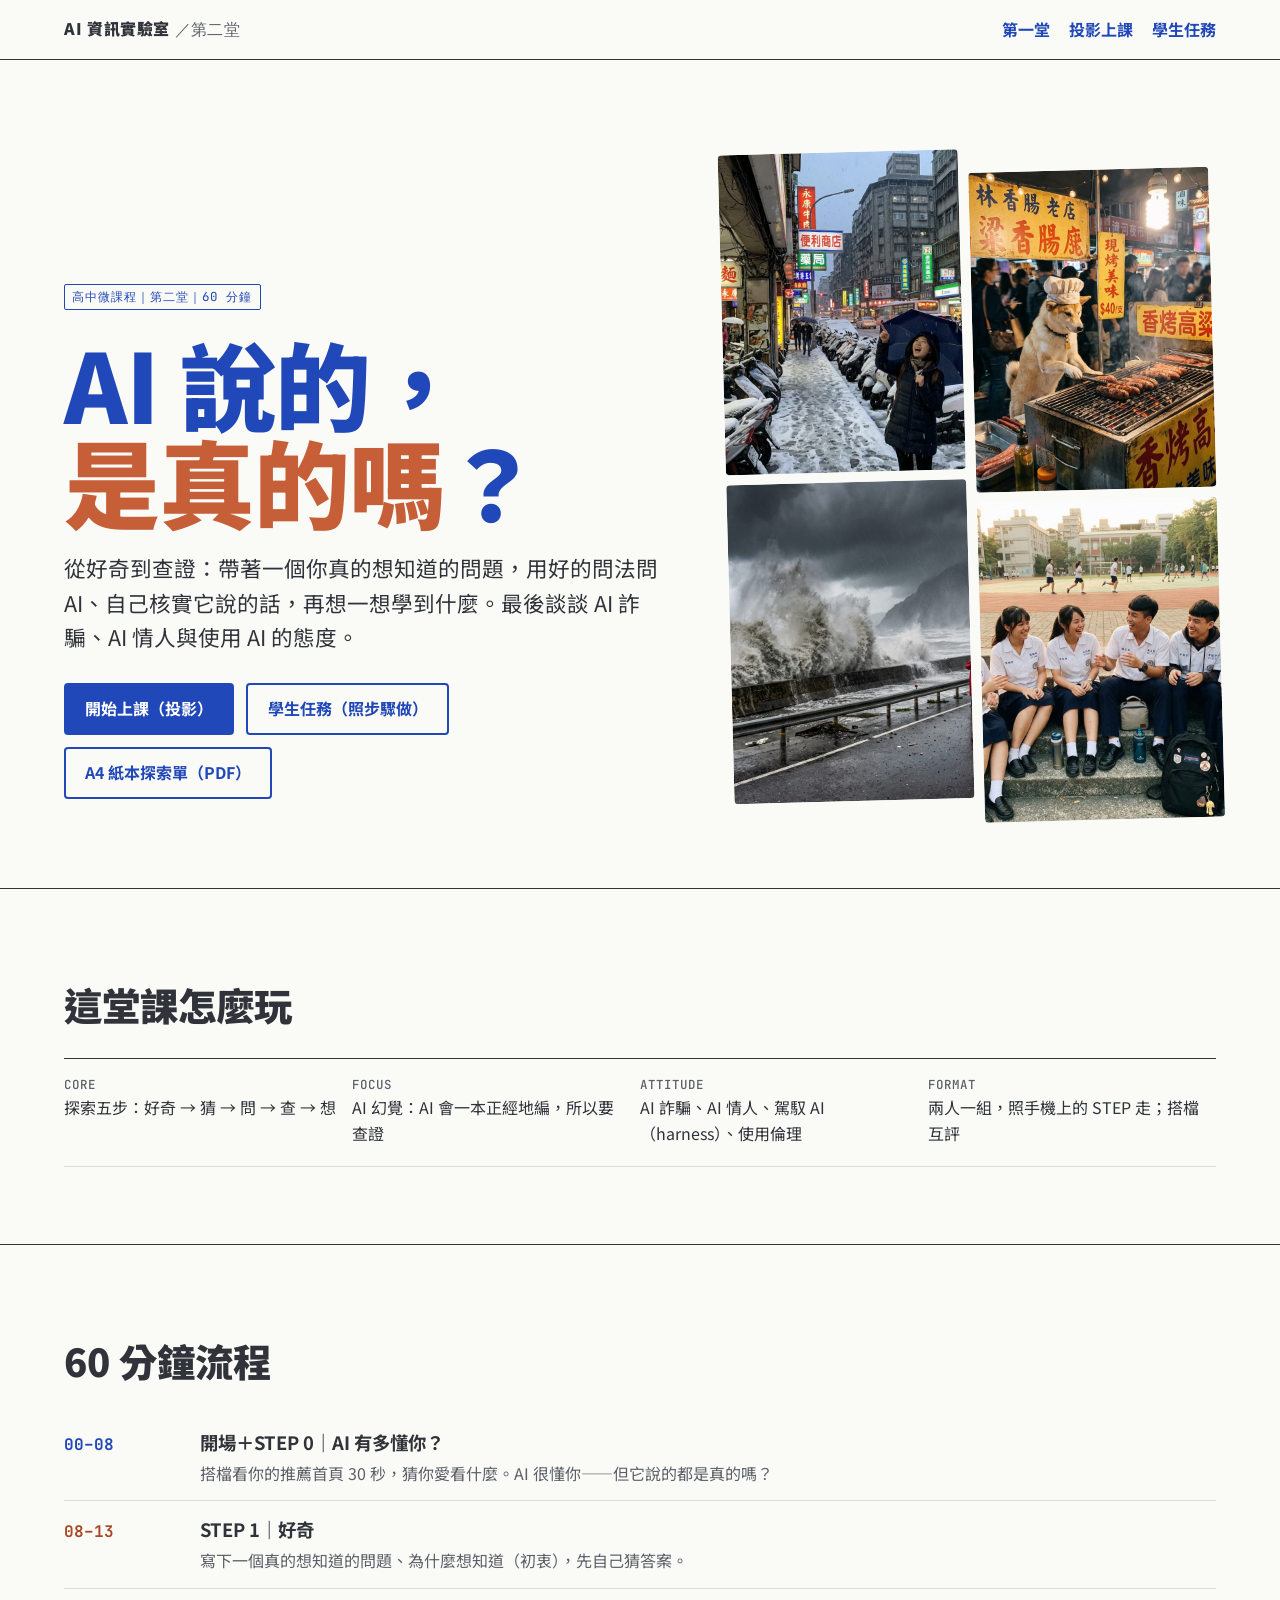
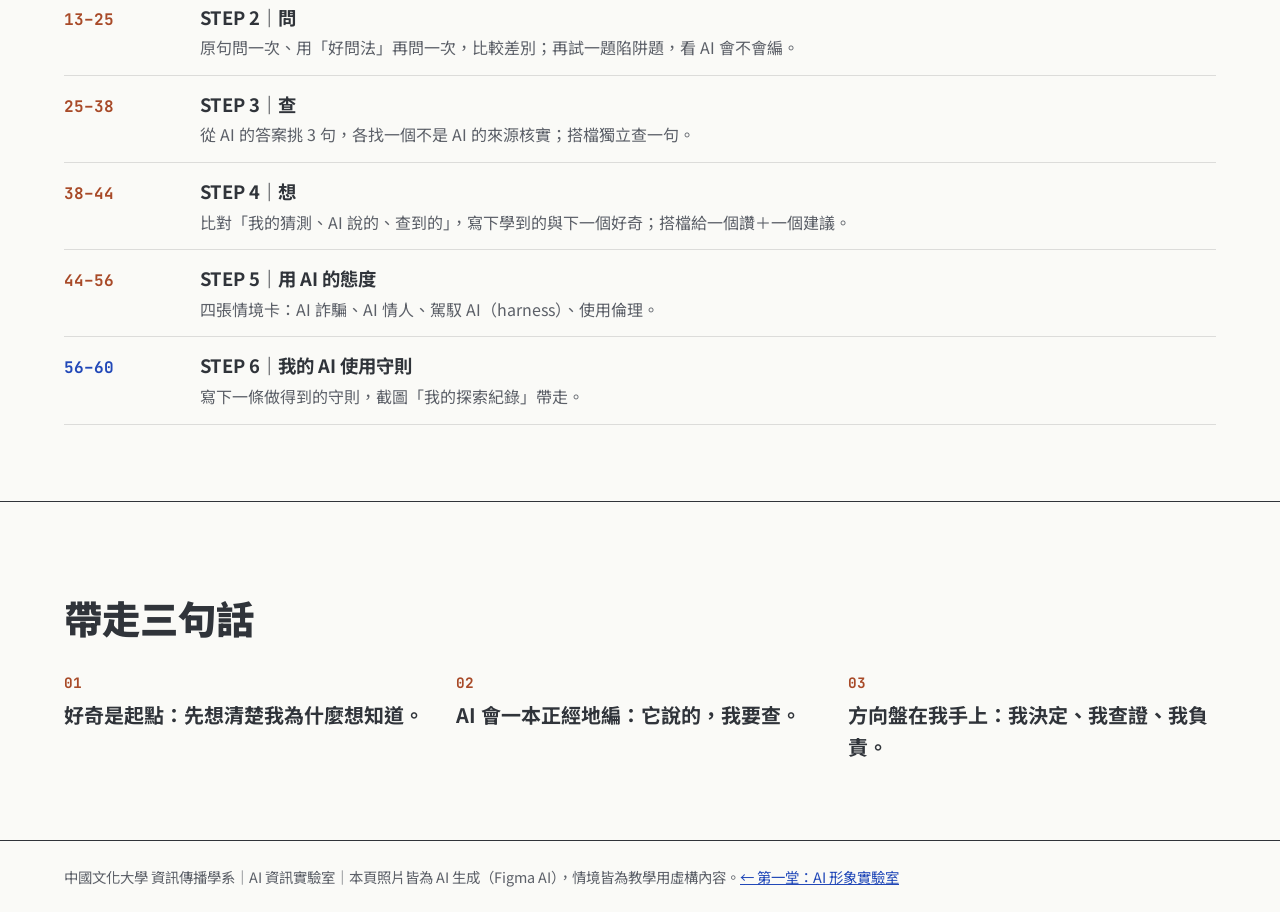
<file: ai-image-lab/week2/index.html>
<!doctype html>
<html lang="zh-Hant-TW">
<head>
<meta charset="utf-8">
<meta name="viewport" content="width=device-width,initial-scale=1">
<title>AI 資訊實驗室</title>
<meta name="description" content="高中微課程第二堂：用推薦、照片與新聞，看看 AI 怎麼改變我們看到的世界。中國文化大學資訊傳播學系。">
<link rel="preconnect" href="https://fonts.googleapis.com"><link rel="preconnect" href="https://fonts.gstatic.com" crossorigin>
<link href="https://fonts.googleapis.com/css2?family=Noto+Sans+TC:wght@400;700;900&family=JetBrains+Mono:wght@500;700&display=swap" rel="stylesheet">
<link rel="stylesheet" href="../assets/style.css?v=10">
</head>
<body>
<header class="site-head">
  <span class="brand">AI 資訊實驗室 <span class="mono" style="font-weight:500;color:var(--ink-soft)">／第二堂</span></span>
  <nav><a href="../index.html">第一堂</a><a href="slides.html">投影上課</a><a href="student.html">學生任務</a></nav>
</header>

<main>
  <section class="hero">
    <div>
      <span class="tag">高中微課程｜第二堂｜60 分鐘</span>
      <h1>AI 說的，<br><em>是真的嗎</em>？</h1>
      <p class="sub">從好奇到查證：帶著一個你真的想知道的問題，用好的問法問 AI、自己核實它說的話，再想一想學到什麼。最後談談 AI 詐騙、AI 情人與使用 AI 的態度。</p>
      <div class="cta">
        <a class="btn" href="slides.html">開始上課（投影）</a>
        <a class="btn ghost" href="student.html">學生任務（照步驟做）</a>
        <a class="btn ghost" href="worksheet.pdf">A4 紙本探索單（PDF）</a>
      </div>
    </div>
    <div class="hero-grid" id="heroGrid"></div>
  </section>

  <section class="band">
    <h2>這堂課怎麼玩</h2>
    <div class="facts">
      <div><b>CORE</b>探索五步：好奇 → 猜 → 問 → 查 → 想</div>
      <div><b>FOCUS</b>AI 幻覺：AI 會一本正經地編，所以要查證</div>
      <div><b>ATTITUDE</b>AI 詐騙、AI 情人、駕馭 AI（harness）、使用倫理</div>
      <div><b>FORMAT</b>兩人一組，照手機上的 STEP 走；搭檔互評</div>
    </div>
  </section>

  <section class="band">
    <h2>60 分鐘流程</h2>
    <ol class="timeline">
      <li><span class="t">00–08</span><div><h3>開場＋STEP 0｜AI 有多懂你？</h3><p>搭檔看你的推薦首頁 30 秒，猜你愛看什麼。AI 很懂你——但它說的都是真的嗎？</p></div></li>
      <li class="play"><span class="t">08–13</span><div><h3>STEP 1｜好奇</h3><p>寫下一個真的想知道的問題、為什麼想知道（初衷），先自己猜答案。</p></div></li>
      <li class="play"><span class="t">13–25</span><div><h3>STEP 2｜問</h3><p>原句問一次、用「好問法」再問一次，比較差別；再試一題陷阱題，看 AI 會不會編。</p></div></li>
      <li class="play"><span class="t">25–38</span><div><h3>STEP 3｜查</h3><p>從 AI 的答案挑 3 句，各找一個不是 AI 的來源核實；搭檔獨立查一句。</p></div></li>
      <li class="play"><span class="t">38–44</span><div><h3>STEP 4｜想</h3><p>比對「我的猜測、AI 說的、查到的」，寫下學到的與下一個好奇；搭檔給一個讚＋一個建議。</p></div></li>
      <li class="play"><span class="t">44–56</span><div><h3>STEP 5｜用 AI 的態度</h3><p>四張情境卡：AI 詐騙、AI 情人、駕馭 AI（harness）、使用倫理。</p></div></li>
      <li><span class="t">56–60</span><div><h3>STEP 6｜我的 AI 使用守則</h3><p>寫下一條做得到的守則，截圖「我的探索紀錄」帶走。</p></div></li>
    </ol>
  </section>

  <section class="band">
    <h2>帶走三句話</h2>
    <div class="three">
      <p>好奇是起點：先想清楚我為什麼想知道。</p>
      <p>AI 會一本正經地編：它說的，我要查。</p>
      <p>方向盤在我手上：我決定、我查證、我負責。</p>
    </div>
  </section>
</main>

<footer class="site-foot">
  中國文化大學 資訊傳播學系｜AI 資訊實驗室｜本頁照片皆為 AI 生成（Figma AI），情境皆為教學用虛構內容。<a href="../index.html">← 第一堂：AI 形象實驗室</a>
</footer>
<script src="../assets/common.js?v=4"></script>
<script src="assets/w2.js?v=1"></script>
<script>
  document.getElementById("heroGrid").innerHTML =
    ["snow-taipei","shiba-chef","typhoon-wave","students-field"].map(function (k) { return LAB.fig(k, { caption: false }); }).join("");
  LAB.wireImages();
</script>
</body>
</html>
</file>
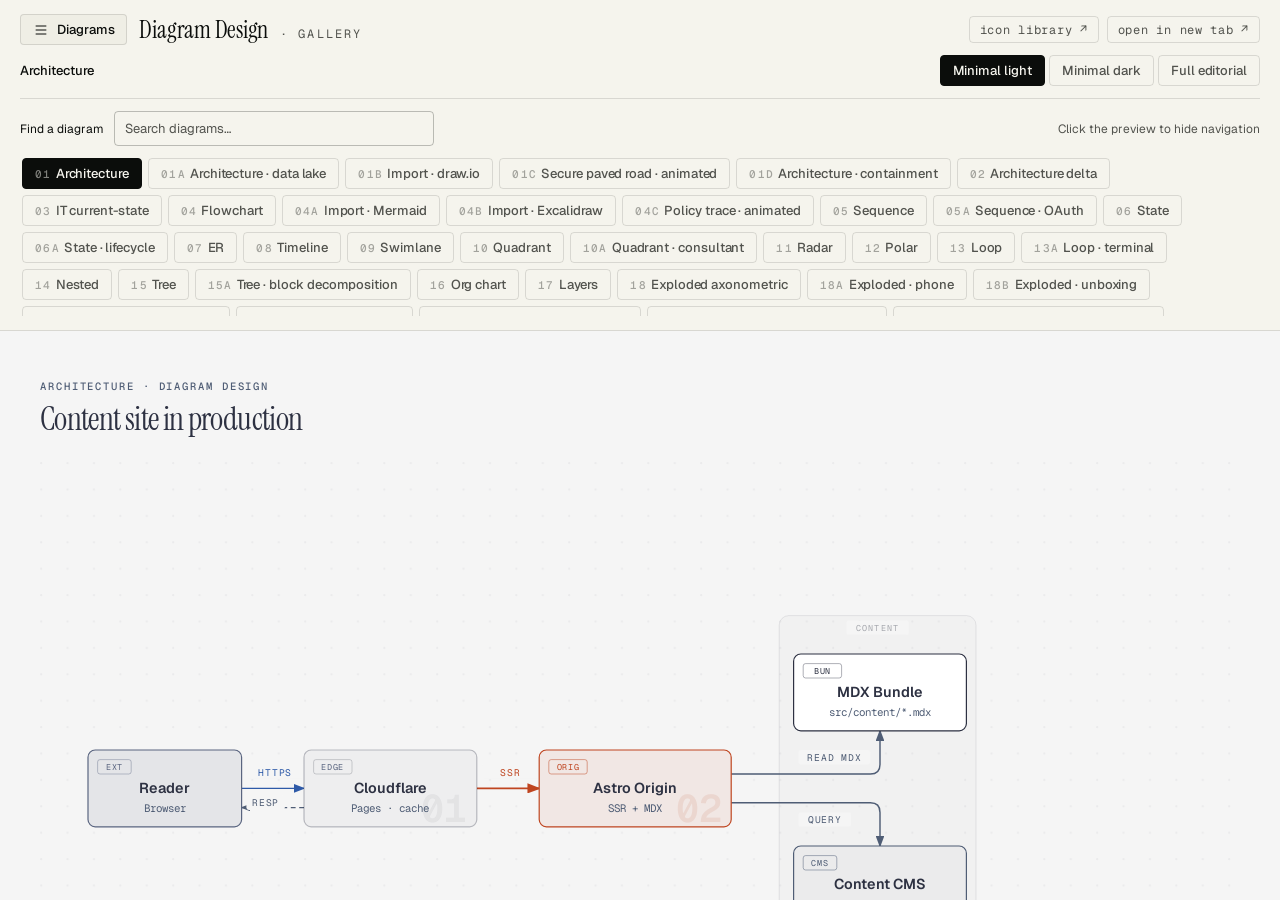
<file: .claude/skills/diagram-design/assets/index.html>
<!doctype html>
<html lang="en">
  <head>
    <meta charset="UTF-8" />
    <meta name="viewport" content="width=device-width, initial-scale=1.0" />
    <title>Diagram Design · Gallery</title>
    <link
      href="https://fonts.googleapis.com/css2?family=Instrument+Serif:ital@0;1&family=Geist:wght@400;500;600&family=Geist+Mono:wght@400;500;600&display=swap"
      rel="stylesheet"
    />
    <style>
      *,
      *::before,
      *::after {
        box-sizing: border-box;
        margin: 0;
        padding: 0;
      }
      :root {
        --paper: #f5f4ed;
        --paper-2: #efeee5;
        --ink: #0b0d0b;
        --muted: #52534e;
        --soft: #65655c;
        --rule: rgba(11, 13, 11, 0.12);
        --rule-strong: rgba(11, 13, 11, 0.25);
        --accent: #f7591f;
        --sans: "Geist", system-ui, sans-serif;
        --serif: "Instrument Serif", serif;
        --mono: "Geist Mono", ui-monospace, monospace;
      }
      html,
      body {
        height: 100%;
      }
      body {
        font-family: var(--sans);
        background: var(--paper);
        color: var(--ink);
        display: flex;
        flex-direction: column;
        overflow: hidden;
      }

      .topbar {
        padding: 0.875rem 1.25rem;
        border-bottom: 1px solid var(--rule);
        flex: 0 0 auto;
      }
      .title-row {
        display: flex;
        align-items: center;
        justify-content: space-between;
        margin-bottom: 0.625rem;
        gap: 1rem;
      }
      .title-row h1 {
        font-family: var(--serif);
        font-size: 1.5rem;
        font-weight: 400;
        letter-spacing: -0.01em;
        line-height: 1;
      }
      .title-row .meta {
        font-family: var(--mono);
        font-size: 0.75rem;
        letter-spacing: 0.18em;
        text-transform: uppercase;
        color: var(--muted);
      }
      .title-row .open-raw {
        font-family: var(--mono);
        font-size: 0.75rem;
        letter-spacing: 0.06em;
        color: var(--muted);
        text-decoration: none;
        padding: 0.3rem 0.625rem;
        border: 1px solid var(--rule);
        border-radius: 4px;
        transition:
          color 0.15s,
          border-color 0.15s;
      }
      .open-raw:hover {
        color: var(--accent);
        border-color: var(--accent);
      }

      .tabs {
        display: flex;
        flex-wrap: wrap;
        gap: 0.375rem;
        margin-bottom: 0.5rem;
      }
      .tabs.variants {
        margin-bottom: 0;
        padding: 0;
        border: 0;
        flex-wrap: nowrap;
        flex: 0 1 auto;
        gap: 0.25rem;
      }
      .tab {
        font-family: var(--sans);
        font-size: 0.8125rem;
        font-weight: 500;
        padding: 0.375rem 0.75rem;
        background: transparent;
        color: var(--muted);
        border: 1px solid var(--rule);
        border-radius: 4px;
        cursor: pointer;
        transition: all 0.12s;
        letter-spacing: -0.005em;
      }
      .tab:hover {
        color: var(--ink);
        border-color: var(--rule-strong);
      }
      .tab:disabled {
        opacity: 0.35;
        cursor: not-allowed;
      }
      .tab.active {
        background: var(--ink);
        color: var(--paper);
        border-color: var(--ink);
      }
      .tab .eyebrow {
        display: inline-block;
        margin-right: 0.25rem;
        font-family: var(--mono);
        font-size: 0.6875rem;
        letter-spacing: 0.12em;
        text-transform: uppercase;
        color: inherit;
        opacity: 0.5;
      }
      .tab.new::after {
        content: "NEW";
        display: inline-block;
        margin-left: 0.35rem;
        font-family: var(--mono);
        font-size: 0.6875rem;
        letter-spacing: 0.12em;
        color: var(--accent);
        vertical-align: 1px;
      }
      .tab.active.new::after {
        color: var(--paper);
      }

      main {
        flex: 1 1 auto;
        position: relative;
        background: var(--paper-2);
        overflow: hidden;
      }
      iframe {
        position: absolute;
        inset: 0;
        width: 100%;
        height: 100%;
        border: 0;
        background: var(--paper);
        display: block;
      }

      [hidden] { display: none !important; }
      main { min-height: 0; }
      .brand, .header-actions, .controls, .catalog-tools {
        display: flex;
        align-items: center;
        gap: 0.75rem;
        min-width: 0;
      }
      .header-actions { gap: 0.5rem; }
      .nav-toggle { display: inline-flex; align-items: center; gap: 0.5rem; flex: 0 0 auto; }
      .nav-toggle svg { width: 16px; height: 16px; }
      .nav-toggle[aria-expanded="true"] { background: var(--paper-2); color: var(--ink); }
      .controls { justify-content: space-between; gap: 1rem; }
      .current-diagram { font-size: 0.8125rem; font-weight: 500; overflow: hidden; text-overflow: ellipsis; white-space: nowrap; }
      .catalog { margin-top: 0.75rem; padding-top: 0.75rem; border-top: 1px solid var(--rule); }
      .catalog-tools { justify-content: space-between; margin-bottom: 0.625rem; }
      .search-label { display: flex; align-items: center; gap: 0.625rem; font-size: 0.75rem; min-width: 0; }
      #diagram-search {
        width: min(20rem, 45vw);
        padding: 0.5rem 0.625rem;
        border: 1px solid var(--rule-strong);
        border-radius: 4px;
        background: transparent;
        font: 0.8125rem var(--sans);
        color: var(--ink);
        caret-color: var(--accent);
      }
      #diagram-search::placeholder { color: var(--muted); }
      .catalog-hint, .empty-results { font-size: 0.75rem; color: var(--muted); }
      #type-tabs {
        max-height: min(10rem, 22vh);
        overflow-y: auto;
        overscroll-behavior: contain;
        scrollbar-width: thin;
        scrollbar-color: var(--rule-strong) var(--paper);
        margin: 0;
        padding: 2px 0.5rem 2px 2px;
      }
      #type-tabs .tab { text-align: left; max-width: 100%; overflow-wrap: anywhere; }
      .empty-results { padding: 0.75rem 0; }
      :is(button, a, input):focus-visible { outline: 2px solid var(--ink); outline-offset: 3px; }
      ::selection { background: var(--ink); color: var(--paper); }
      @media (max-width: 640px) {
        .topbar { padding: 0.75rem; }
        .title-row { flex-wrap: wrap; gap: 0.625rem; }
        .brand { flex: 1 1 auto; }
        .title-row h1 { font-size: 1.35rem; }
        .title-row .meta { display: none; }
        .header-actions { margin-left: auto; }
        .controls { flex-wrap: wrap; gap: 0.5rem; }
        .current-diagram { flex-basis: 100%; }
        .tabs.variants { flex-wrap: wrap; max-width: 100%; }
        .catalog-hint { display: none; }
        .search-label { width: 100%; }
        #diagram-search { flex: 1; width: 0; }
        #type-tabs { max-height: min(8rem, 18vh); }
      }
    </style>
  </head>
  <body>
    <header class="topbar">
      <div class="title-row">
        <div class="brand">
          <button class="tab nav-toggle" id="nav-toggle" type="button" aria-expanded="true" aria-controls="diagram-nav">
            <svg viewBox="0 0 24 24" fill="none" stroke="currentColor" stroke-width="1.5" aria-hidden="true"><path d="M4 6h16M4 12h16M4 18h16"/></svg>
            Diagrams
          </button>
        <h1>
          Diagram Design
          <span
            class="meta"
            style="
              font-family: var(--mono);
              font-size: 0.75rem;
              margin-left: 0.5rem;
            "
            >· gallery</span
          >
        </h1>
        </div>
        <div class="header-actions">
          <a class="open-raw" href="icons.html" target="_blank" rel="noopener"
            >icon library ↗</a
          >
          <a
            class="open-raw"
            id="open-raw"
            href="#"
            target="_blank"
            rel="noopener"
            >open in new tab ↗</a
          >
        </div>
      </div>

      <div class="controls">
        <p class="current-diagram" id="current-diagram">Architecture</p>
        <div
          class="tabs variants"
          id="variant-tabs"
          role="radiogroup"
          aria-label="Variant"
        >
          <button class="tab active" data-variant="">Minimal light</button>
          <button class="tab" data-variant="-dark">Minimal dark</button>
          <button class="tab" data-variant="-full">Full editorial</button>
        </div>
      </div>
      <nav class="catalog" id="diagram-nav" aria-label="Diagram catalog">
        <div class="catalog-tools">
          <label class="search-label" for="diagram-search">Find a diagram
            <input id="diagram-search" type="search" placeholder="Search diagrams…" autocomplete="off" />
          </label>
          <span class="catalog-hint">Click the preview to hide navigation</span>
        </div>
      <div class="tabs" id="type-tabs" role="radiogroup" aria-label="Diagram type">
        <button class="tab active" data-type="architecture">
          <span class="eyebrow">01</span>Architecture
        </button>
        <button class="tab" data-type="datalake" data-parent-type="architecture">
          <span class="eyebrow">01a</span>Architecture · data lake
        </button>
        <button class="tab" data-type="import-drawio" data-parent-type="architecture" data-single>
          <span class="eyebrow">01b</span>Import · draw.io
        </button>
        <button class="tab" data-type="paved-road-animated" data-parent-type="architecture" data-single>
          <span class="eyebrow">01c</span>Secure paved road · animated
        </button>
        <button class="tab" data-type="architecture-containment" data-parent-type="architecture">
          <span class="eyebrow">01d</span>Architecture · containment
        </button>
        <button class="tab" data-type="architecture-delta">
          <span class="eyebrow">02</span>Architecture delta
        </button>
        <button class="tab" data-type="it-state">
          <span class="eyebrow">03</span>IT current-state
        </button>
        <button class="tab" data-type="flowchart">
          <span class="eyebrow">04</span>Flowchart
        </button>
        <button class="tab" data-type="import-mermaid" data-parent-type="flowchart" data-single>
          <span class="eyebrow">04a</span>Import · Mermaid
        </button>
        <button class="tab" data-type="import-excalidraw" data-parent-type="flowchart" data-single>
          <span class="eyebrow">04b</span>Import · Excalidraw
        </button>
        <button class="tab" data-type="policy-trace-animated" data-parent-type="flowchart" data-single>
          <span class="eyebrow">04c</span>Policy trace · animated
        </button>
        <button class="tab" data-type="sequence">
          <span class="eyebrow">05</span>Sequence
        </button>
        <button class="tab" data-type="sequence-oauth" data-parent-type="sequence">
          <span class="eyebrow">05a</span>Sequence · OAuth
        </button>
        <button class="tab" data-type="state">
          <span class="eyebrow">06</span>State
        </button>
        <button class="tab" data-type="state-lifecycle" data-parent-type="state">
          <span class="eyebrow">06a</span>State · lifecycle
        </button>
        <button class="tab" data-type="er">
          <span class="eyebrow">07</span>ER
        </button>
        <button class="tab" data-type="timeline">
          <span class="eyebrow">08</span>Timeline
        </button>
        <button class="tab" data-type="swimlane">
          <span class="eyebrow">09</span>Swimlane
        </button>
        <button class="tab" data-type="quadrant">
          <span class="eyebrow">10</span>Quadrant
        </button>
        <button class="tab" data-type="quadrant-consultant" data-parent-type="quadrant" data-single>
          <span class="eyebrow">10a</span>Quadrant · consultant
        </button>
        <button class="tab" data-type="radar">
          <span class="eyebrow">11</span>Radar
        </button>
        <button class="tab" data-type="polar">
          <span class="eyebrow">12</span>Polar
        </button>
        <button class="tab" data-type="loop">
          <span class="eyebrow">13</span>Loop
        </button>
        <button class="tab" data-type="loop-terminal" data-parent-type="loop" data-single>
          <span class="eyebrow">13a</span>Loop · terminal
        </button>
        <button class="tab" data-type="nested">
          <span class="eyebrow">14</span>Nested
        </button>
        <button class="tab" data-type="tree">
          <span class="eyebrow">15</span>Tree
        </button>
        <button class="tab" data-type="tree-block-decomposition" data-parent-type="tree">
          <span class="eyebrow">15a</span>Tree · block decomposition
        </button>
        <button class="tab" data-type="org-chart">
          <span class="eyebrow">16</span>Org chart
        </button>
        <button class="tab" data-type="layers">
          <span class="eyebrow">17</span>Layers
        </button>
        <button class="tab" data-type="exploded">
          <span class="eyebrow">18</span>Exploded axonometric
        </button>
        <button class="tab" data-type="exploded-phone" data-parent-type="exploded">
          <span class="eyebrow">18a</span>Exploded · phone
        </button>
        <button class="tab" data-type="exploded-unboxing" data-parent-type="exploded">
          <span class="eyebrow">18b</span>Exploded · unboxing
        </button>
        <button class="tab" data-type="exploded-ai-stack" data-parent-type="exploded">
          <span class="eyebrow">18c</span>Exploded · AI agent stack
        </button>
        <button class="tab" data-type="exploded-keyboard" data-parent-type="exploded">
          <span class="eyebrow">18d</span>Exploded · keyboard
        </button>
        <button class="tab" data-type="exploded-phone-animated" data-parent-type="exploded" data-single>
          <span class="eyebrow">18e</span>Exploded · phone, animated
        </button>
        <button class="tab" data-type="exploded-unboxing-animated" data-parent-type="exploded" data-single>
          <span class="eyebrow">18f</span>Exploded · unboxing, animated
        </button>
        <button class="tab" data-type="exploded-ai-stack-animated" data-parent-type="exploded" data-single>
          <span class="eyebrow">18g</span>Exploded · AI agent stack, animated
        </button>
        <button class="tab" data-type="exploded-keyboard-animated" data-parent-type="exploded" data-single>
          <span class="eyebrow">18h</span>Exploded · keyboard, animated
        </button>
        <button class="tab" data-type="axonometric-plan">
          <span class="eyebrow">19</span>Axonometric plan
        </button>
        <button class="tab" data-type="axonometric-plan-campus" data-parent-type="axonometric-plan">
          <span class="eyebrow">19a</span>Axonometric plan · campus
        </button>
        <button class="tab" data-type="axonometric-plan-coffee-shop" data-parent-type="axonometric-plan">
          <span class="eyebrow">19b</span>Axonometric plan · coffee shop
        </button>
        <button class="tab" data-type="axonometric-plan-warehouse" data-parent-type="axonometric-plan">
          <span class="eyebrow">19c</span>Axonometric plan · warehouse
        </button>
        <button class="tab" data-type="axonometric-plan-campus-animated" data-parent-type="axonometric-plan" data-single>
          <span class="eyebrow">19d</span>Axonometric plan · campus, animated
        </button>
        <button class="tab" data-type="axonometric-plan-coffee-shop-animated" data-parent-type="axonometric-plan" data-single>
          <span class="eyebrow">19e</span>Axonometric plan · coffee shop, animated
        </button>
        <button class="tab" data-type="axonometric-plan-warehouse-animated" data-parent-type="axonometric-plan" data-single>
          <span class="eyebrow">19f</span>Axonometric plan · warehouse, animated
        </button>
        <button class="tab" data-type="venn">
          <span class="eyebrow">20</span>Venn
        </button>
        <button class="tab" data-type="pyramid">
          <span class="eyebrow">21</span>Pyramid
        </button>
        <button class="tab" data-type="bar">
          <span class="eyebrow">22</span>Bar
        </button>
        <button class="tab" data-type="waterfall">
          <span class="eyebrow">23</span>Waterfall
        </button>
        <button class="tab" data-type="treemap">
          <span class="eyebrow">24</span>Treemap
        </button>
        <button class="tab" data-type="marimekko" data-parent-type="treemap">
          <span class="eyebrow">24a</span>Marimekko
        </button>
        <button class="tab" data-type="heatmap">
          <span class="eyebrow">25</span>Heatmap
        </button>
        <button class="tab" data-type="line">
          <span class="eyebrow">26</span>Line
        </button>
        <button class="tab" data-type="slopegraph" data-parent-type="line">
          <span class="eyebrow">26a</span>Line · slopegraph
        </button>
        <button class="tab" data-type="ridgeline" data-parent-type="line">
          <span class="eyebrow">26b</span>Line · ridgeline
        </button>
        <button class="tab" data-type="streamgraph" data-parent-type="line">
          <span class="eyebrow">26c</span>Line · streamgraph
        </button>
        <button class="tab" data-type="bump" data-parent-type="line">
          <span class="eyebrow">26d</span>Line · bump
        </button>
        <button class="tab" data-type="gantt">
          <span class="eyebrow">27</span>Gantt
        </button>
        <button class="tab" data-type="scatter">
          <span class="eyebrow">28</span>Scatter
        </button>
        <button class="tab" data-type="bubble" data-parent-type="scatter">
          <span class="eyebrow">28a</span>Scatter · bubble
        </button>
        <button class="tab" data-type="beeswarm" data-parent-type="scatter">
          <span class="eyebrow">28b</span>Scatter · beeswarm
        </button>
        <button class="tab" data-type="high-level">
          <span class="eyebrow">29</span>High-Level
        </button>
        <button class="tab" data-type="high-level-vertical" data-parent-type="high-level">
          <span class="eyebrow">29a</span>High-Level / Parametric
        </button>
        <button class="tab" data-type="process">
          <span class="eyebrow">30</span>Process
        </button>
        <button class="tab" data-type="medallion">
          <span class="eyebrow">31</span>Medallion
        </button>
        <button class="tab" data-type="data-flow">
          <span class="eyebrow">32</span>Data flow
        </button>
        <button class="tab" data-type="queue-animated" data-parent-type="data-flow" data-single>
          <span class="eyebrow">32a</span>Fan-in queue · animated
        </button>
        <button class="tab" data-type="dp-integration">
          <span class="eyebrow">33</span>DP integration
        </button>
        <button class="tab" data-type="dp-security-matrix">
          <span class="eyebrow">34</span>DP security matrix
        </button>
        <button class="tab" data-type="sankey">
          <span class="eyebrow">35</span>Sankey
        </button>
        <button class="tab" data-type="fishbone">
          <span class="eyebrow">36</span>Fishbone
        </button>
        <button class="tab" data-type="wardley">
          <span class="eyebrow">37</span>Wardley map
        </button>
        <button class="tab" data-type="kanban">
          <span class="eyebrow">38</span>Kanban
        </button>
        <button class="tab" data-type="journey">
          <span class="eyebrow">39</span>User journey
        </button>
        <button class="tab" data-type="deployment">
          <span class="eyebrow">40</span>Deployment
        </button>
        <button class="tab" data-type="dependency">
          <span class="eyebrow">41</span>Dependency graph
        </button>
        <button class="tab" data-type="uml-class">
          <span class="eyebrow">42</span>UML class
        </button>
        <button class="tab" data-type="story-map">
          <span class="eyebrow">43</span>Story map
        </button>
        <button class="tab" data-type="db-schema">
          <span class="eyebrow">44</span>Database schema
        </button>
        <button class="tab" data-type="service-blueprint">
          <span class="eyebrow">45</span>Service blueprint
        </button>
      </div>

        <p class="empty-results" id="empty-results" role="status" hidden>No diagrams found. Try another search.</p>
      </nav>
    </header>

    <main>
      <iframe
        id="preview"
        src="example-architecture.html"
        title="Preview"
      ></iframe>
    </main>

    <script>
      const state = { type: "architecture", variant: "" };
      const iframe = document.getElementById("preview");
      const openRaw = document.getElementById("open-raw");

      const nav = document.getElementById("diagram-nav");
      const navToggle = document.getElementById("nav-toggle");
      const search = document.getElementById("diagram-search");
      const typeTabs = [...document.querySelectorAll("#type-tabs .tab")];
      const diagramName = (tab) => [...tab.childNodes]
        .filter((node) => node.nodeType === Node.TEXT_NODE)
        .map((node) => node.textContent).join("").trim();

      function setNavigation(open) {
        nav.hidden = !open;
        navToggle.setAttribute("aria-expanded", String(open));
      }
      navToggle.addEventListener("click", () => setNavigation(nav.hidden));
      nav.addEventListener("keydown", (event) => {
        if (event.key === "Escape") {
          setNavigation(false);
          navToggle.focus();
        }
      });
      function filterDiagrams() {
        const query = search.value.trim().toLowerCase();
        typeTabs.forEach((tab) => {
          tab.hidden = !diagramName(tab).toLowerCase().includes(query);
        });
        const visible = typeTabs.filter((tab) => !tab.hidden);
        // Keep one visible option reachable with Tab even if selection is filtered out.
        const focusable = visible.find((tab) => tab.dataset.type === state.type) || visible[0];
        typeTabs.forEach((tab) => { tab.tabIndex = tab === focusable ? 0 : -1; });
        document.getElementById("empty-results").hidden = visible.length > 0;
      }
      search.addEventListener("input", filterDiagrams);
      // Collapse on click, not pointerdown: hiding the catalog moves the preview
      // up, so collapsing mid-press would pull a control out from under the pointer
      // and its click would never fire.
      document.querySelector("main").addEventListener("click", () => setNavigation(false));
      iframe.addEventListener("load", () => {
        try {
          // Iframe events do not bubble to the gallery. Bind after each example load.
          iframe.contentDocument.addEventListener("click", () => setNavigation(false));
        } catch {
          // Local file previews may have an opaque origin; focus is handled below.
        }
      });
      // Opaque local previews expose only the focus change on press. Wait for a
      // normal click to finish inside the example before moving it.
      const PREVIEW_CLICK_GRACE_MS = 400;
      let blurCollapse = 0;
      window.addEventListener("blur", () => {
        if (document.activeElement !== iframe) return;
        let accessible = false;
        try { accessible = iframe.contentDocument !== null; } catch { accessible = false; }
        if (accessible) return;
        clearTimeout(blurCollapse);
        blurCollapse = setTimeout(() => {
          if (document.activeElement === iframe) setNavigation(false);
        }, PREVIEW_CLICK_GRACE_MS);
      });

      function update() {
        const activeType = [...document.querySelectorAll("#type-tabs .tab")].find(
          (tab) => tab.dataset.type === state.type,
        );
        const name = diagramName(activeType);
        document.getElementById("current-diagram").textContent = name;
        iframe.title = `${name} preview`;
        const single = activeType && activeType.hasAttribute("data-single");
        const variantTabs = document.querySelectorAll("#variant-tabs .tab");
        if (single) state.variant = "";
        variantTabs.forEach((tab) => {
          tab.disabled = single && tab.dataset.variant !== "";
        });
        for (const [containerId, key] of [
          ["type-tabs", "type"],
          ["variant-tabs", "variant"],
        ]) {
          document.querySelectorAll(`#${containerId} .tab`).forEach((tab) => {
            const active = tab.dataset[key] === state[key];
            tab.classList.toggle("active", active);
            tab.setAttribute("aria-checked", String(active));
            tab.tabIndex = active ? 0 : -1;
          });
        }
        const src = `example-${state.type}${state.variant}.html`;
        iframe.src = src;
        openRaw.href = src;
        filterDiagrams();
        const selectedTabs = document.querySelectorAll('#variant-tabs [role="radio"][aria-checked="true"]');
        iframe.setAttribute(
          "aria-labelledby",
          ["current-diagram", ...[...selectedTabs].map((tab) => tab.id)].join(" "),
        );
      }

      function bindTabs(containerId, key) {
        const container = document.getElementById(containerId);
        const tabs = [...container.querySelectorAll(".tab")];
        tabs.forEach((tab, index) => {
          tab.id = `${containerId}-${index}`;
          tab.setAttribute("role", "radio");
          tab.setAttribute("aria-controls", "preview");
        });

        function activate(tab, focus = false) {
          state[key] = tab.dataset[key];
          update();
          if (focus) tab.focus();
        }

        container.addEventListener("click", (e) => {
          const btn = e.target.closest(".tab");
          if (!btn || btn.disabled) return;
          activate(btn);
        });
        container.addEventListener("keydown", (e) => {
          const current = e.target.closest('[role="radio"]');
          if (!current || !container.contains(current)) return;
          const enabledTabs = tabs.filter((tab) => !tab.disabled && !tab.hidden);
          const index = enabledTabs.indexOf(current);
          let next;
          if (e.key === "ArrowRight" || e.key === "ArrowDown") {
            next = enabledTabs[(index + 1) % enabledTabs.length];
          }
          if (e.key === "ArrowLeft" || e.key === "ArrowUp") {
            next = enabledTabs[(index - 1 + enabledTabs.length) % enabledTabs.length];
          }
          if (e.key === "Home") next = enabledTabs[0];
          if (e.key === "End") next = enabledTabs.at(-1);
          if (!next) return;
          e.preventDefault();
          activate(next, true);
        });
      }

      bindTabs("type-tabs", "type");
      bindTabs("variant-tabs", "variant");
      update();
    </script>
  </body>
</html>
</file>
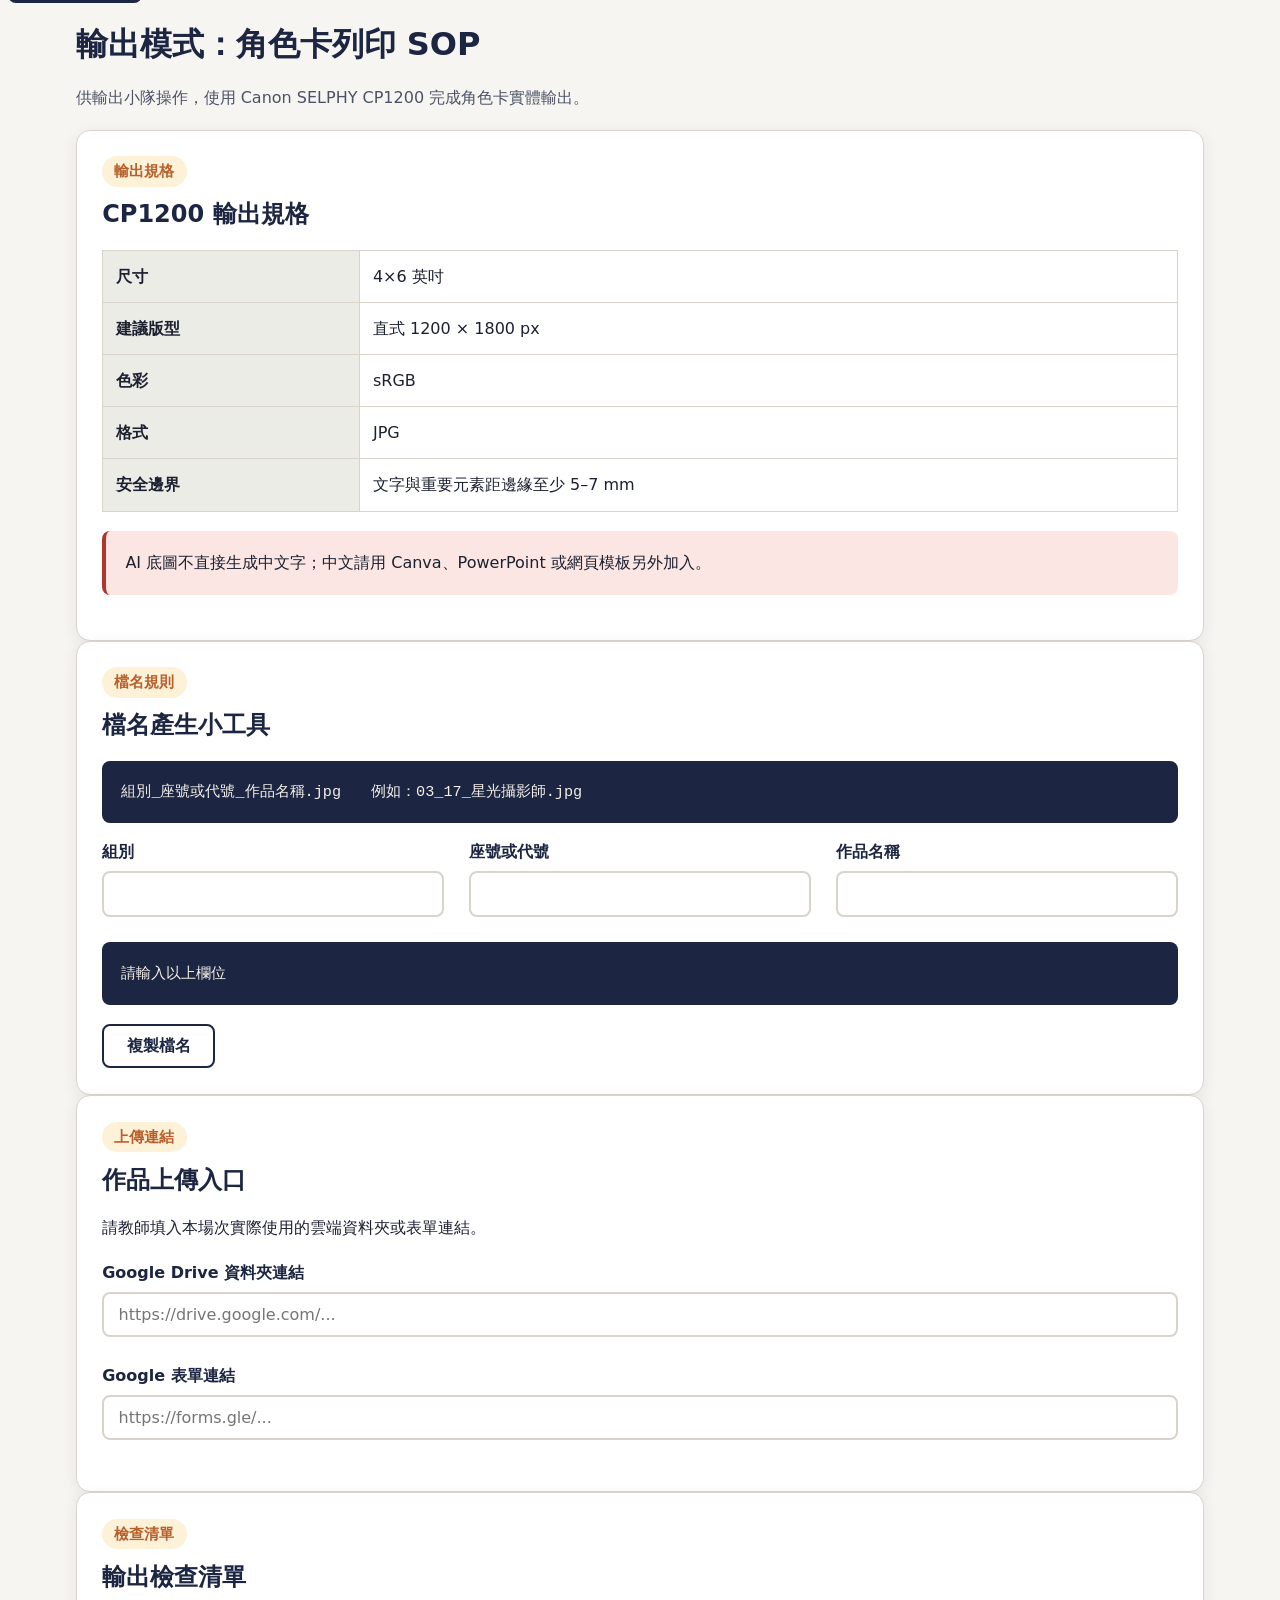
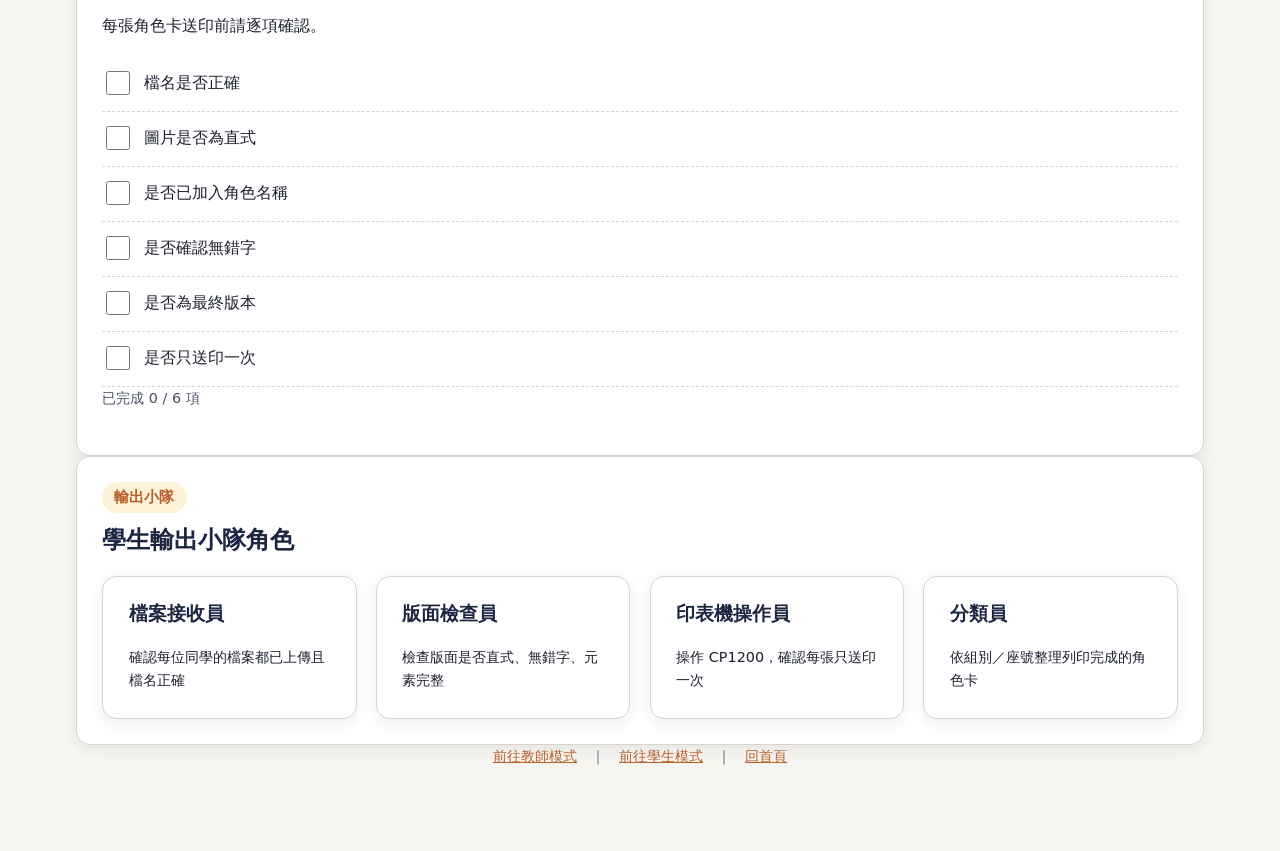
<file: print.html>
<!doctype html>
<html lang="zh-Hant">
<head>
<meta charset="utf-8" />
<meta name="viewport" content="width=device-width, initial-scale=1" />
<title>輸出模式｜AI 文創實驗室：創造另一個我，讓故事動起來</title>
<meta name="description" content="輸出模式：Canon SELPHY CP1200 輸出規格、檔名規則、列印檢查清單與輸出小隊角色分工。" />
<link rel="icon" href="assets/favicon.svg" type="image/svg+xml" />
<link rel="stylesheet" href="assets/css/styles.css" />
</head>
<body class="student">
<a class="skip-link" href="#main-content">跳到主要內容</a>

<main id="main-content" class="container" style="padding-top:1.5rem;padding-bottom:4rem">
  <h1>輸出模式：角色卡列印 SOP</h1>
  <p class="text-muted">供輸出小隊操作，使用 Canon SELPHY CP1200 完成角色卡實體輸出。</p>

  <section class="card">
    <span class="section-label">輸出規格</span>
    <h2>CP1200 輸出規格</h2>
    <table>
      <tbody>
        <tr><th>尺寸</th><td>4×6 英吋</td></tr>
        <tr><th>建議版型</th><td>直式 1200 × 1800 px</td></tr>
        <tr><th>色彩</th><td>sRGB</td></tr>
        <tr><th>格式</th><td>JPG</td></tr>
        <tr><th>安全邊界</th><td>文字與重要元素距邊緣至少 5–7 mm</td></tr>
      </tbody>
    </table>
    <div class="callout warn">
      <p class="mb-0">AI 底圖不直接生成中文字；中文請用 Canva、PowerPoint 或網頁模板另外加入。</p>
    </div>
  </section>

  <section class="card">
    <span class="section-label">檔名規則</span>
    <h2>檔名產生小工具</h2>
    <p class="prompt-box mb-0">組別_座號或代號_作品名稱.jpg　　例如：03_17_星光攝影師.jpg</p>
    <div class="grid grid-3" style="margin-top:1rem">
      <div class="field">
        <label for="fn-group">組別</label>
        <input type="text" id="fn-group" maxlength="20" />
      </div>
      <div class="field">
        <label for="fn-seat">座號或代號</label>
        <input type="text" id="fn-seat" maxlength="20" />
      </div>
      <div class="field">
        <label for="fn-title">作品名稱</label>
        <input type="text" id="fn-title" maxlength="30" />
      </div>
    </div>
    <p class="prompt-box" id="fn-result" aria-live="polite">請輸入以上欄位</p>
    <div class="btn-row">
      <button type="button" class="btn btn-outline" id="fn-copy">複製檔名</button>
      <span class="copy-feedback" id="fn-copy-feedback"></span>
    </div>
  </section>

  <section class="card">
    <span class="section-label">上傳連結</span>
    <h2>作品上傳入口</h2>
    <p class="hint">請教師填入本場次實際使用的雲端資料夾或表單連結。</p>
    <div class="field">
      <label for="link-drive">Google Drive 資料夾連結</label>
      <input type="text" id="link-drive" placeholder="https://drive.google.com/..." />
    </div>
    <div class="field">
      <label for="link-form">Google 表單連結</label>
      <input type="text" id="link-form" placeholder="https://forms.gle/..." />
    </div>
    <p class="external-link-note" id="link-preview" style="display:none">
      將離開本網站：<a id="link-anchor" target="_blank" rel="noopener noreferrer"></a>
    </p>
  </section>

  <section class="card">
    <span class="section-label">檢查清單</span>
    <h2>輸出檢查清單</h2>
    <p class="hint">每張角色卡送印前請逐項確認。</p>
    <ul class="checklist" id="print-checklist">
      <li><input type="checkbox" id="chk-1" /><label for="chk-1">檔名是否正確</label></li>
      <li><input type="checkbox" id="chk-2" /><label for="chk-2">圖片是否為直式</label></li>
      <li><input type="checkbox" id="chk-3" /><label for="chk-3">是否已加入角色名稱</label></li>
      <li><input type="checkbox" id="chk-4" /><label for="chk-4">是否確認無錯字</label></li>
      <li><input type="checkbox" id="chk-5" /><label for="chk-5">是否為最終版本</label></li>
      <li><input type="checkbox" id="chk-6" /><label for="chk-6">是否只送印一次</label></li>
    </ul>
    <p class="small text-muted" id="checklist-status" aria-live="polite"></p>
  </section>

  <section class="card">
    <span class="section-label">輸出小隊</span>
    <h2>學生輸出小隊角色</h2>
    <div class="role-cards">
      <div class="card"><h3>檔案接收員</h3><p class="mb-0 small">確認每位同學的檔案都已上傳且檔名正確</p></div>
      <div class="card"><h3>版面檢查員</h3><p class="mb-0 small">檢查版面是否直式、無錯字、元素完整</p></div>
      <div class="card"><h3>印表機操作員</h3><p class="mb-0 small">操作 CP1200，確認每張只送印一次</p></div>
      <div class="card"><h3>分類員</h3><p class="mb-0 small">依組別／座號整理列印完成的角色卡</p></div>
    </div>
  </section>

  <p class="text-center small text-muted">
    <a href="teacher.html">前往教師模式</a>　｜　<a href="student.html">前往學生模式</a>　｜　<a href="index.html">回首頁</a>
  </p>
</main>

<script src="assets/js/shared.js"></script>
<script src="assets/js/print.js"></script>
</body>
</html>
</file>
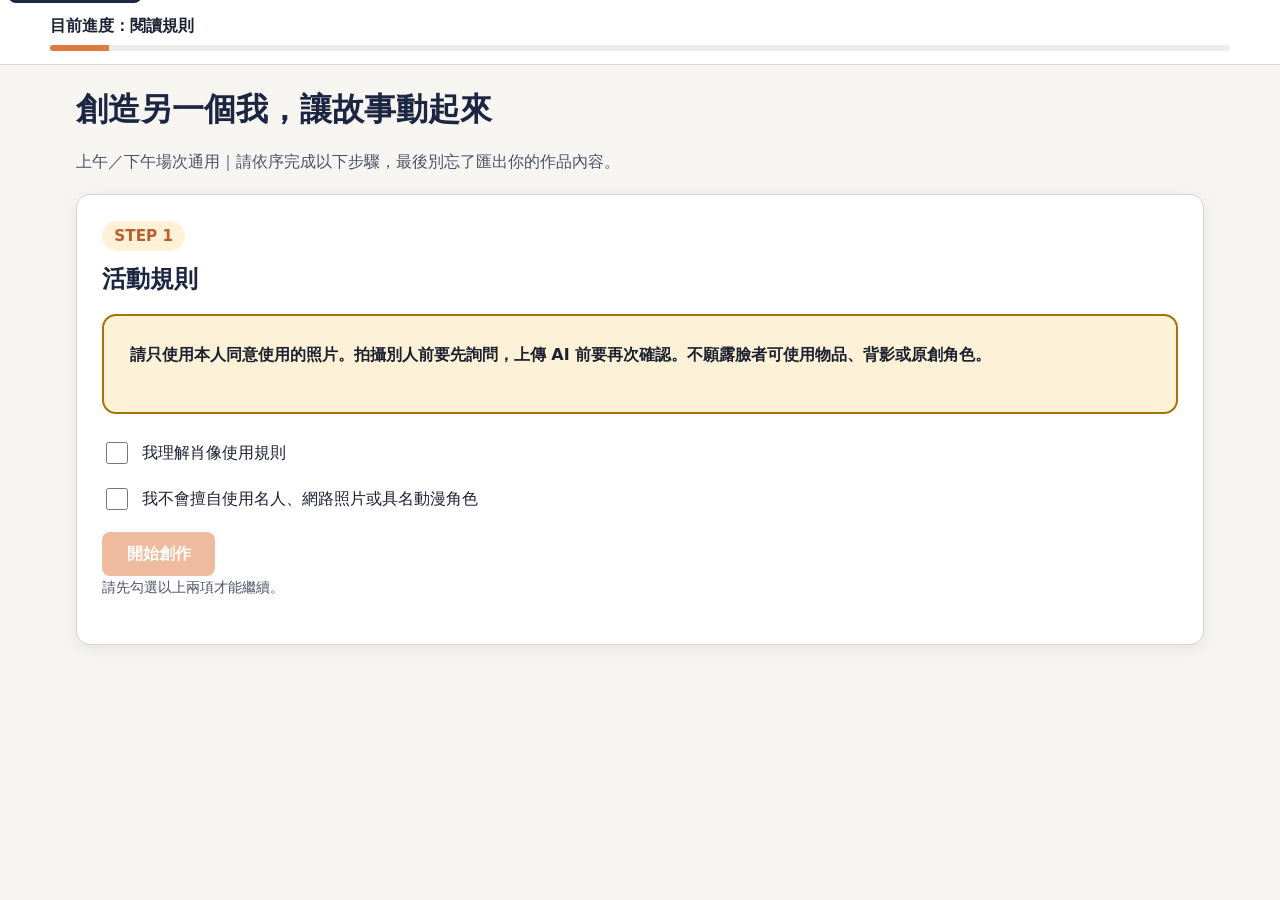
<file: student.html>
<!doctype html>
<html lang="zh-Hant">
<head>
<meta charset="utf-8" />
<meta name="viewport" content="width=device-width, initial-scale=1" />
<title>學生模式｜AI 文創實驗室：創造另一個我，讓故事動起來</title>
<meta name="description" content="學生操作頁：角色設定、CREATE Prompt 組合器、隨機輪盤、一句話故事、三幕劇、三格分鏡、動畫 Prompt 與匯出。" />
<link rel="icon" href="assets/favicon.svg" type="image/svg+xml" />
<link rel="stylesheet" href="assets/css/styles.css" />
</head>
<body class="student">
<a class="skip-link" href="#main-content">跳到主要內容</a>

<div class="student-progress">
  <div class="container" style="padding:0">
    <strong id="progress-label">目前進度：閱讀規則</strong>
    <div class="student-progress__bar"><div class="student-progress__fill" id="student-progress-fill"></div></div>
  </div>
</div>

<main id="main-content" class="container" style="padding-top:1.5rem;padding-bottom:4rem">
  <h1>創造另一個我，讓故事動起來</h1>
  <p class="text-muted">上午／下午場次通用｜請依序完成以下步驟，最後別忘了匯出你的作品內容。</p>

  <!-- 1. 活動規則 -->
  <section class="card" id="step-rules">
    <span class="section-label">STEP 1</span>
    <h2>活動規則</h2>
    <div class="gate-notice">
      <p style="font-weight:700">
        請只使用本人同意使用的照片。拍攝別人前要先詢問，上傳 AI 前要再次確認。不願露臉者可使用物品、背影或原創角色。
      </p>
    </div>
    <div class="checkbox-row">
      <input type="checkbox" id="agree-1" />
      <label for="agree-1">我理解肖像使用規則</label>
    </div>
    <div class="checkbox-row">
      <input type="checkbox" id="agree-2" />
      <label for="agree-2">我不會擅自使用名人、網路照片或具名動漫角色</label>
    </div>
    <button type="button" class="btn btn-accent" id="btn-start" disabled>開始創作</button>
    <p class="small text-muted" id="gate-hint">請先勾選以上兩項才能繼續。</p>
  </section>

  <div id="workspace" hidden>

    <!-- 2. 基本資料 -->
    <section class="card" id="step-info" data-step>
      <span class="section-label">STEP 2</span>
      <h2>基本資料</h2>
      <div class="grid grid-3">
        <div class="field">
          <label for="meta-group">組別</label>
          <input type="text" id="meta-group" maxlength="20" />
        </div>
        <div class="field">
          <label for="meta-seat">座號或代號</label>
          <input type="text" id="meta-seat" maxlength="20" />
        </div>
        <div class="field">
          <label for="meta-title">作品名稱</label>
          <input type="text" id="meta-title" maxlength="30" placeholder="例如：星光攝影師" />
        </div>
      </div>
      <div class="field">
        <label for="meta-name">姓名（非必要）</label>
        <input type="text" id="meta-name" maxlength="20" />
        <p class="hint mb-0">若不方便填寫姓名可留空，僅用於教師現場核對。</p>
      </div>
    </section>

    <!-- 3. 角色五格卡 -->
    <section class="card" id="step-character" data-step>
      <span class="section-label">STEP 3</span>
      <h2>角色五格卡</h2>
      <div class="field">
        <label for="char-name">角色名稱</label>
        <p class="hint">為你的角色取一個名字</p>
        <input type="text" id="char-name" maxlength="20" />
        <p class="example">範例：林霧</p>
      </div>
      <div class="field">
        <label for="char-identity">角色身分</label>
        <p class="hint">他是誰？平常做什麼？</p>
        <textarea id="char-identity" maxlength="60"></textarea>
        <p class="example">範例：17 歲的街頭攝影師，白天在夜市幫忙顧攤</p>
        <p class="char-count" data-count-for="char-identity"></p>
      </div>
      <div class="field">
        <label for="char-appearance">外觀錨點</label>
        <p class="hint">讓人一眼認出他的外觀特徵</p>
        <textarea id="char-appearance" maxlength="60"></textarea>
        <p class="example">範例：短髮、深藍色防水外套、隨身背相機包</p>
        <p class="char-count" data-count-for="char-appearance"></p>
      </div>
      <div class="field">
        <label for="char-ability">特殊能力</label>
        <p class="hint">他能做到別人做不到的事</p>
        <textarea id="char-ability" maxlength="60"></textarea>
        <p class="example">範例：能透過相機看到物品殘留的記憶片段</p>
        <p class="char-count" data-count-for="char-ability"></p>
      </div>
      <div class="field">
        <label for="char-weakness">個性弱點</label>
        <p class="hint">讓故事有阻礙與成長空間的弱點</p>
        <textarea id="char-weakness" maxlength="60"></textarea>
        <p class="example">範例：太專注拍照時會忽略身邊的危險</p>
        <p class="char-count" data-count-for="char-weakness"></p>
      </div>
    </section>

    <!-- 4. CREATE Prompt 組合器 -->
    <section class="card" id="step-create" data-step>
      <span class="section-label">STEP 4</span>
      <h2>CREATE Prompt 組合器</h2>
      <div class="btn-row" style="margin-top:0;margin-bottom:1rem">
        <button type="button" class="btn btn-outline btn-sm" id="create-apply-character">沿用角色五格</button>
      </div>
      <fieldset>
        <legend>輸出版本</legend>
        <div class="checkbox-row">
          <input type="radio" name="create-mode" id="create-mode-short" value="short" checked style="width:auto;height:auto" />
          <label for="create-mode-short" style="font-weight:500">簡短版</label>
        </div>
        <div class="checkbox-row">
          <input type="radio" name="create-mode" id="create-mode-advanced" value="advanced" style="width:auto;height:auto" />
          <label for="create-mode-advanced" style="font-weight:500">進階版</label>
        </div>
      </fieldset>

      <div class="field">
        <label for="create-context">C・情境 Context</label>
        <p class="hint">在哪裡？什麼時間？</p>
        <textarea id="create-context" maxlength="80"></textarea>
        <p class="example">範例：近未來的港口城市，傍晚下著細雨</p>
      </div>
      <div class="field">
        <label for="create-role">R・角色 Role</label>
        <p class="hint">誰？外觀特徵是什麼？</p>
        <textarea id="create-role" maxlength="80"></textarea>
        <p class="example">範例：17 歲街頭攝影師，短髮、深藍色防水外套</p>
      </div>
      <div class="field">
        <label for="create-elements">E・元素 Elements</label>
        <p class="hint">有哪些關鍵物件、道具？</p>
        <textarea id="create-elements" maxlength="80"></textarea>
        <p class="example">範例：一台復古底片相機、被雨水打濕的招牌燈光</p>
      </div>
      <div class="field">
        <label for="create-action">A・動作 Action</label>
        <p class="hint">正在做什麼？</p>
        <textarea id="create-action" maxlength="80"></textarea>
        <p class="example">範例：舉起相機，準備拍下街角一閃而過的畫面</p>
      </div>
      <div class="field">
        <label for="create-tone">T・風格與情緒 Tone</label>
        <p class="hint">畫面氛圍是什麼感覺？</p>
        <textarea id="create-tone" maxlength="80"></textarea>
        <p class="example">範例：懷舊、寧靜中帶點孤獨感</p>
      </div>
      <div class="field">
        <label for="create-expectation">E・輸出與限制 Expectation</label>
        <p class="hint">希望輸出成什麼形式？有什麼限制？</p>
        <textarea id="create-expectation" maxlength="80"></textarea>
        <p class="example">範例：直式構圖、電影感畫面、不要出現任何文字或 Logo</p>
      </div>

      <h3>組合結果</h3>
      <p class="prompt-box" id="create-result" aria-live="polite"></p>
      <div class="btn-row">
        <button type="button" class="btn btn-outline" id="create-copy">一鍵複製</button>
        <button type="button" class="btn btn-ghost" id="create-clear">清除</button>
        <button type="button" class="btn btn-ghost" id="create-restore">還原範例</button>
        <span class="copy-feedback" id="create-copy-feedback"></span>
      </div>
      <div class="callout warn" style="margin-top:1rem">
        <p class="mb-0">請到指定 AI 工具（Moonland／Runway／ChatGPT／Gemini 等）上傳照片與貼上 Prompt，<strong>請勿在本站上傳照片</strong>。</p>
      </div>
    </section>

    <!-- 5. 輪盤 -->
    <section class="card" id="step-wheel" data-step>
      <span class="section-label">STEP 5</span>
      <h2>隨機輪盤</h2>
      <p class="hint">每個輪盤最多可重抽一次，抽完後可選擇接受或自行修改。</p>
      <div class="field" style="max-width:320px">
        <label for="student-wheel-select">選擇輪盤</label>
        <select id="student-wheel-select"></select>
      </div>
      <div class="card" id="student-wheel-mount" style="max-width:420px"></div>
      <div class="btn-row" id="wheel-apply-row" hidden></div>
    </section>

    <!-- 6. 一句話故事 -->
    <section class="card" id="step-story" data-step>
      <span class="section-label">STEP 6</span>
      <h2>一句話故事</h2>
      <p class="prompt-box mb-0">一位＿＿＿的角色，想要＿＿＿，但是＿＿＿，最後他＿＿＿。</p>
      <div class="btn-row">
        <button type="button" class="btn btn-outline btn-sm" id="story-apply-character">沿用角色五格</button>
      </div>
      <div class="field" style="margin-top:1rem">
        <label for="story-protagonist">主角</label>
        <input type="text" id="story-protagonist" maxlength="40" />
        <p class="example">範例：街頭攝影師林霧</p>
      </div>
      <div class="field">
        <label for="story-goal">目標</label>
        <input type="text" id="story-goal" maxlength="40" />
        <p class="example">範例：找到能證明自己攝影天賦的機會</p>
      </div>
      <div class="field">
        <label for="story-obstacle">阻礙</label>
        <input type="text" id="story-obstacle" maxlength="60" />
        <p class="example">範例：拍到的照片洩漏了不該曝光的記憶</p>
      </div>
      <div class="field">
        <label for="story-change">最後改變</label>
        <input type="text" id="story-change" maxlength="60" />
        <p class="example">範例：選擇公開這段記憶，成為被信任的記錄者</p>
      </div>
      <h3>自動組成結果</h3>
      <p class="prompt-box" id="story-result" aria-live="polite"></p>
      <div class="btn-row">
        <button type="button" class="btn btn-outline" id="story-copy">複製</button>
        <span class="copy-feedback" id="story-copy-feedback"></span>
      </div>
    </section>

    <!-- 7. 三幕劇 -->
    <section class="card" id="step-threeact" data-step>
      <span class="section-label">STEP 7</span>
      <h2>三幕劇</h2>
      <div class="btn-row" style="margin-top:0;margin-bottom:1rem">
        <button type="button" class="btn btn-outline btn-sm" id="threeact-apply-story">沿用一句話故事</button>
      </div>
      <h3>第一幕：開始／鋪陳</h3>
      <div class="field">
        <label for="act1-life">角色平常如何生活？</label>
        <textarea id="act1-life" maxlength="80"></textarea>
      </div>
      <div class="field">
        <label for="act1-want">他想得到什麼？</label>
        <textarea id="act1-want" maxlength="60"></textarea>
      </div>
      <h3>第二幕：衝突／阻礙</h3>
      <div class="field">
        <label for="act2-problem">發生什麼問題？</label>
        <textarea id="act2-problem" maxlength="80"></textarea>
      </div>
      <div class="field">
        <label for="act2-escalate">阻礙如何加劇？</label>
        <textarea id="act2-escalate" maxlength="80"></textarea>
      </div>
      <h3>第三幕：改變／解決</h3>
      <div class="field">
        <label for="act3-choice">角色做了什麼選擇？</label>
        <textarea id="act3-choice" maxlength="60"></textarea>
      </div>
      <div class="field">
        <label for="act3-change">最後產生什麼改變？</label>
        <textarea id="act3-change" maxlength="60"></textarea>
      </div>
      <h3>自動摘要成三句故事</h3>
      <ol class="prompt-box" id="threeact-result" aria-live="polite" style="list-style-position:inside"></ol>
      <div class="btn-row">
        <button type="button" class="btn btn-outline" id="threeact-copy">複製</button>
        <span class="copy-feedback" id="threeact-copy-feedback"></span>
      </div>
    </section>

    <!-- 8. 三格分鏡 -->
    <section class="card" id="step-storyboard" data-step>
      <span class="section-label">STEP 8</span>
      <h2>三格分鏡</h2>
      <div class="btn-row" style="margin-top:0;margin-bottom:1rem">
        <button type="button" class="btn btn-outline btn-sm" id="storyboard-apply-threeact">沿用三幕劇</button>
      </div>
      <div id="storyboard-shots"></div>
    </section>

    <!-- 9. 動畫 Prompt -->
    <section class="card" id="step-animation" data-step>
      <span class="section-label">STEP 9</span>
      <h2>動畫 Prompt（僅套用於第二格或高潮格）</h2>
      <div class="btn-row" style="margin-top:0;margin-bottom:1rem">
        <button type="button" class="btn btn-outline btn-sm" id="animation-apply-shot">沿用第二格分鏡</button>
      </div>
      <div class="field">
        <label for="anim-start">起始動作</label>
        <textarea id="anim-start" maxlength="60"></textarea>
      </div>
      <div class="field">
        <label for="anim-follow">後續動作</label>
        <textarea id="anim-follow" maxlength="60"></textarea>
      </div>
      <div class="field">
        <label for="anim-expression">表情變化</label>
        <textarea id="anim-expression" maxlength="60"></textarea>
      </div>
      <div class="field">
        <label for="anim-env">環境動態</label>
        <textarea id="anim-env" maxlength="60"></textarea>
      </div>
      <div class="field">
        <label for="anim-camera">鏡頭運動</label>
        <textarea id="anim-camera" maxlength="60"></textarea>
      </div>
      <div class="field">
        <label for="anim-nodeform">禁止變形條件</label>
        <textarea id="anim-nodeform" maxlength="60">禁止臉部、服裝、道具變形</textarea>
      </div>
      <h3>自動組成動畫 Prompt</h3>
      <p class="prompt-box" id="animation-result" aria-live="polite"></p>
      <div class="btn-row">
        <button type="button" class="btn btn-outline" id="animation-copy">複製</button>
        <span class="copy-feedback" id="animation-copy-feedback"></span>
      </div>
    </section>

    <!-- 10. 匯出 -->
    <section class="card" id="step-export" data-step>
      <span class="section-label">STEP 10</span>
      <h2>匯出作品</h2>
      <div class="callout warn">
        <p class="mb-0">頁面重新整理後，尚未匯出的內容將會消失，請務必先下載備份。</p>
      </div>
      <div class="btn-row">
        <button type="button" class="btn btn-primary" id="export-all">下載全部檔案（文字＋JSON＋可列印HTML）</button>
      </div>
      <p class="small text-muted" id="export-status" aria-live="polite" style="margin-top:0.6rem"></p>
      <p class="small text-muted">
        檔名格式：<code>組別_座號或代號_作品名稱</code>，完成後請將角色 Prompt 貼到指定 AI 工具生成圖片，
        再依<a href="print.html">輸出模式</a>說明列印。
      </p>
    </section>

  </div>
</main>

<script src="assets/js/shared.js"></script>
<script src="assets/js/wheel.js"></script>
<script src="assets/js/export.js"></script>
<script src="data/wheel-options.js"></script>
<script src="data/prompt-templates.js"></script>
<script src="data/examples.js"></script>
<script src="assets/js/student.js"></script>
</body>
</html>
</file>
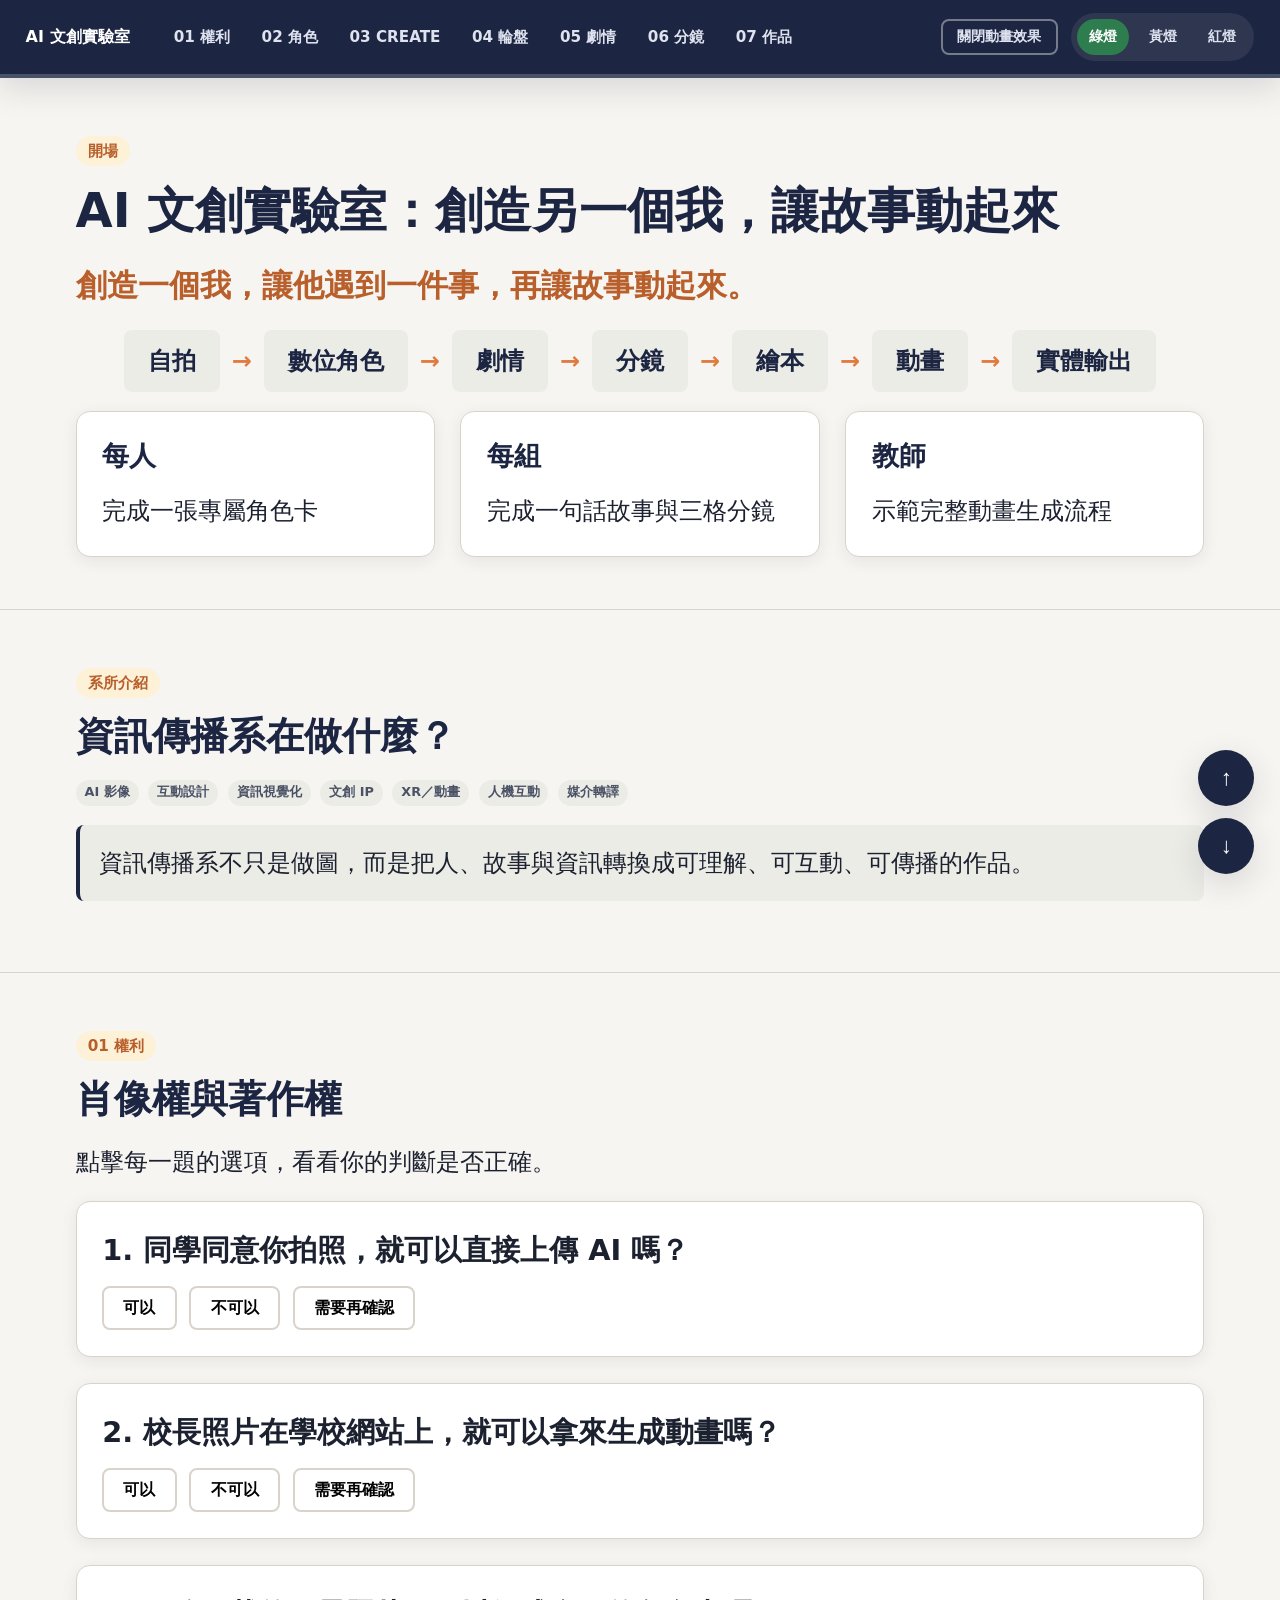
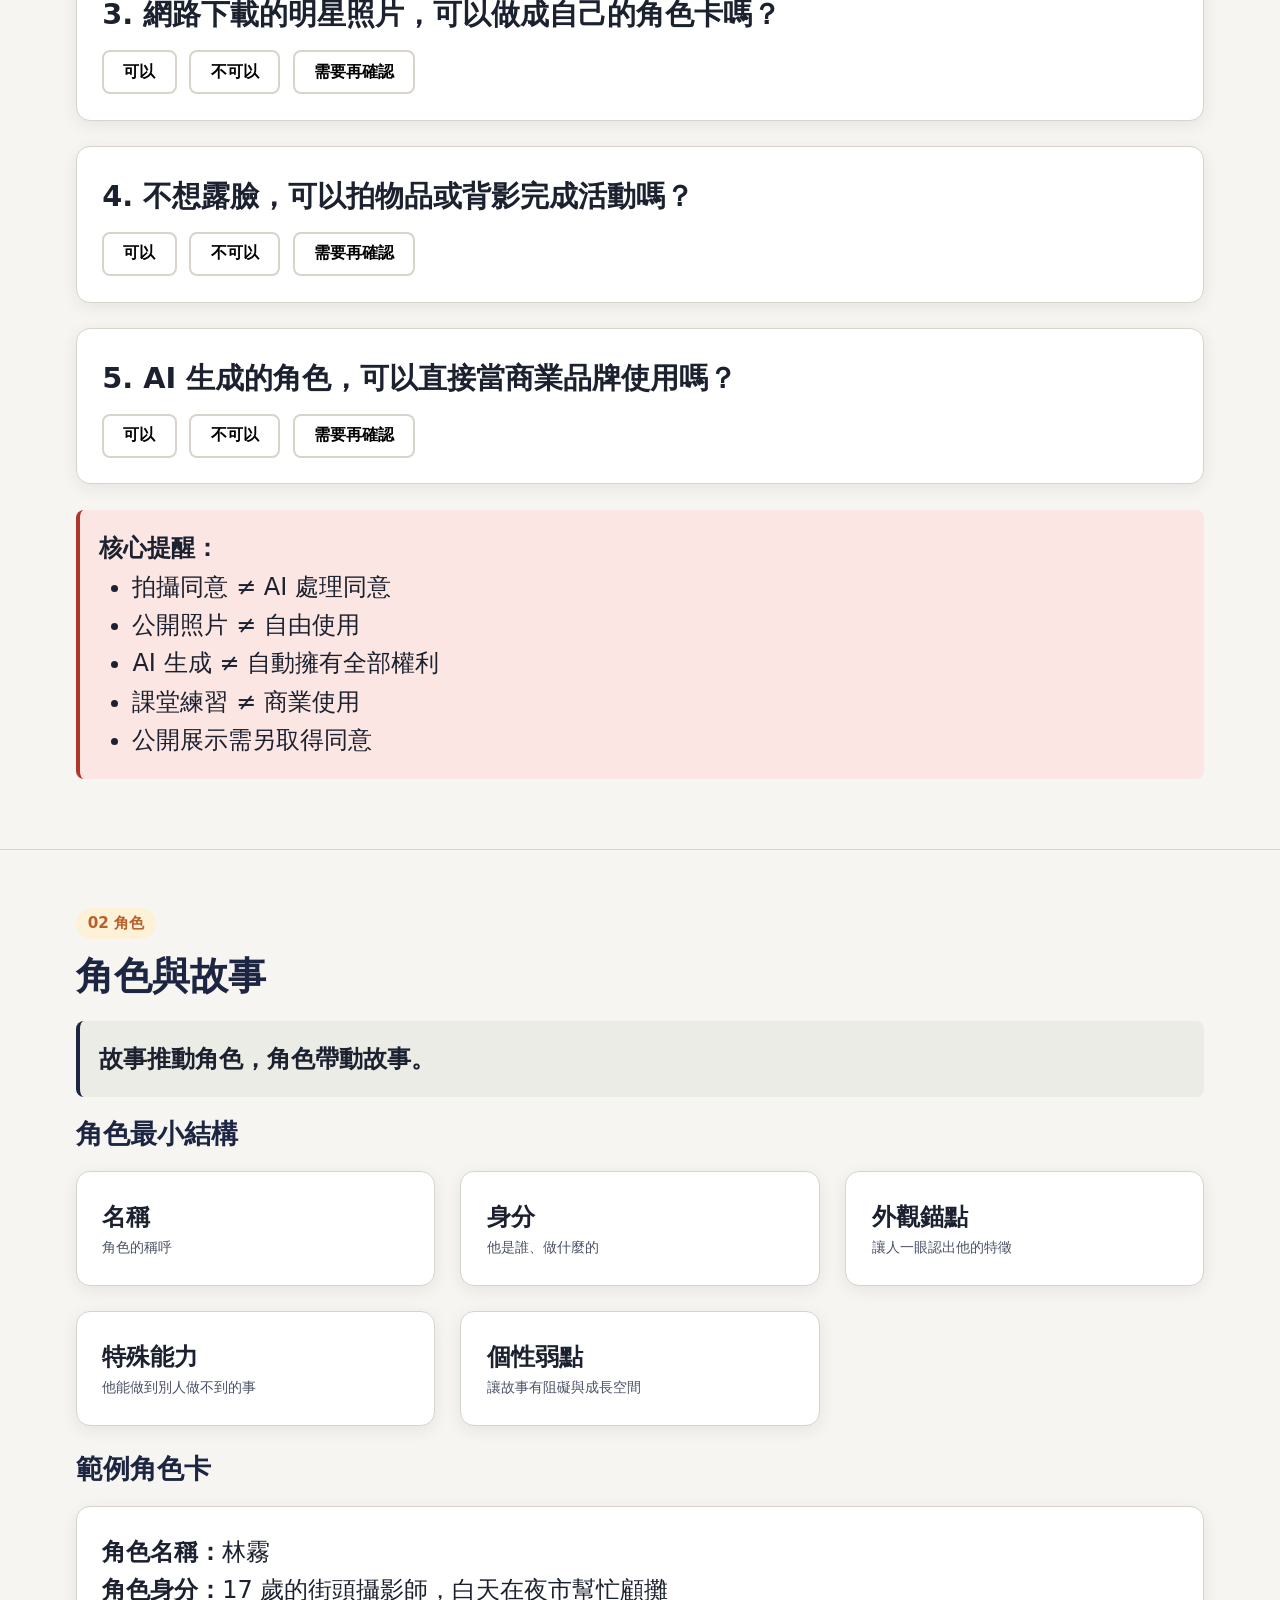
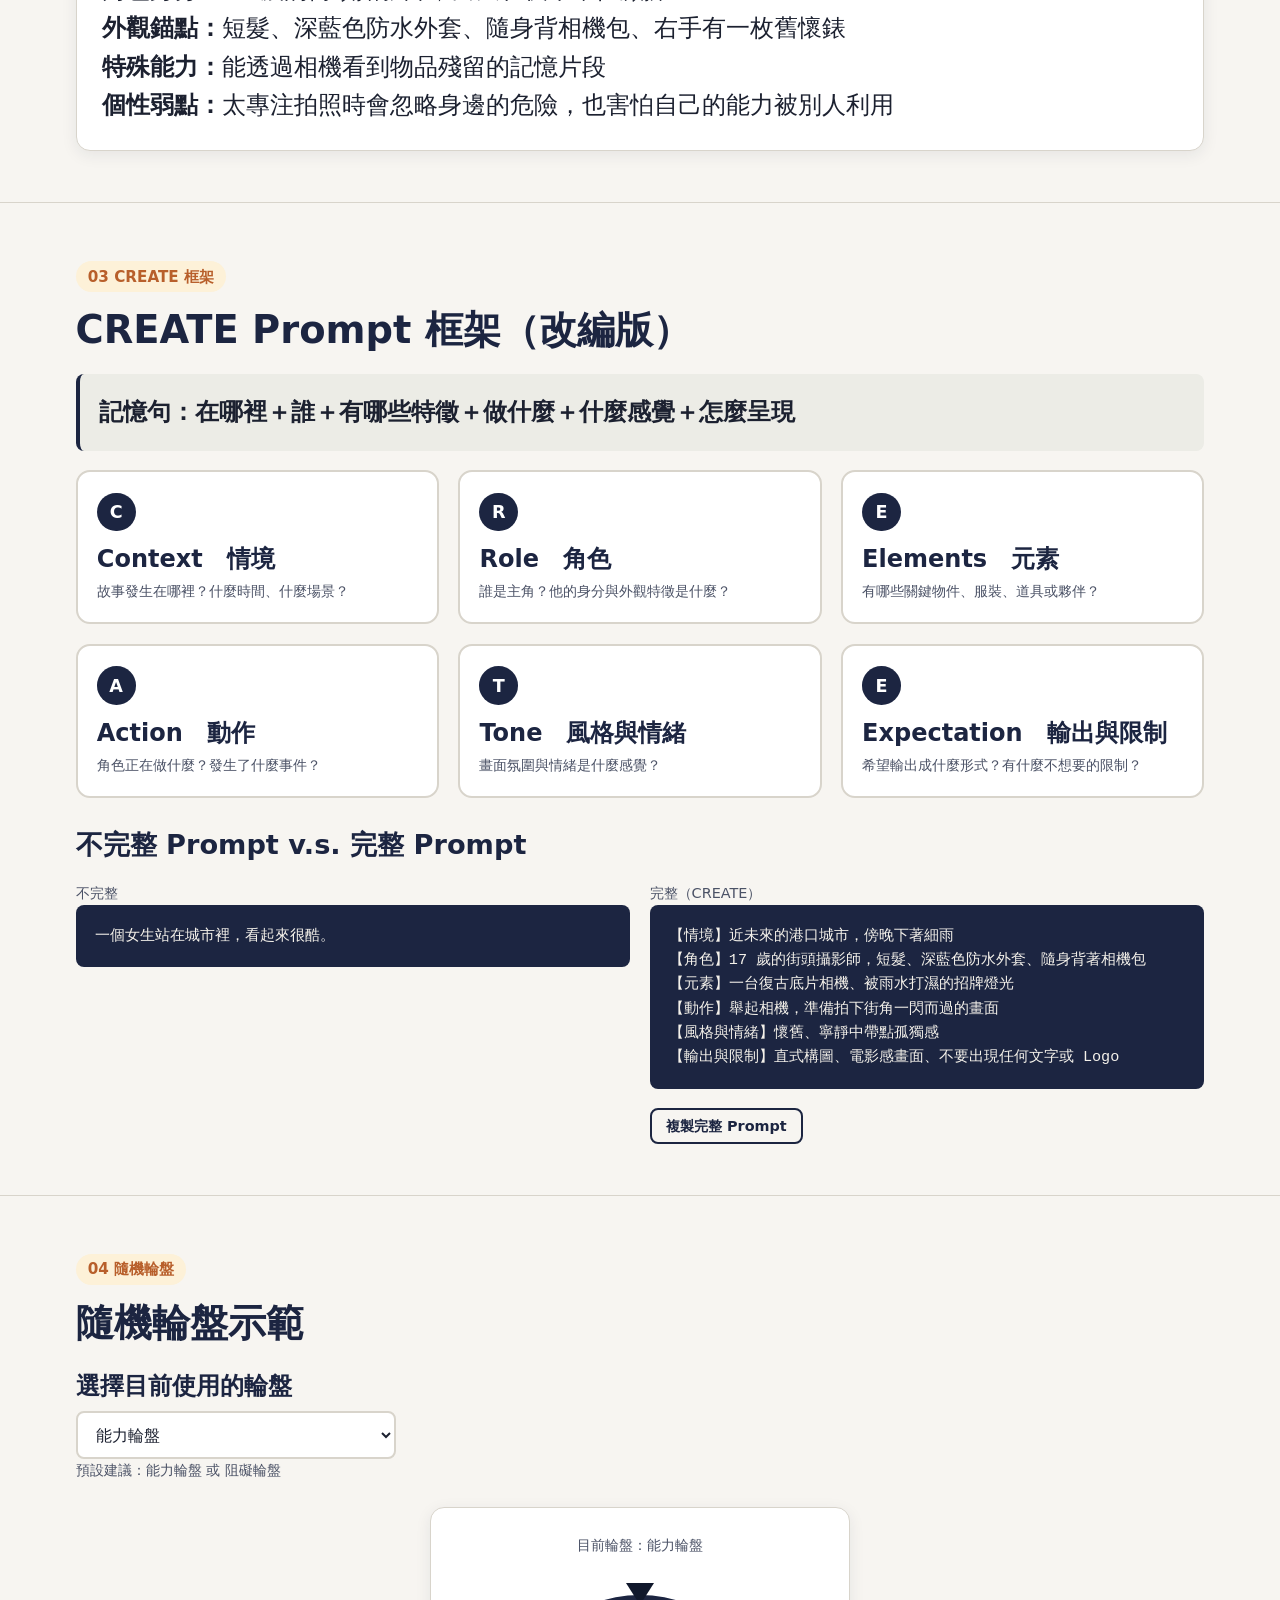
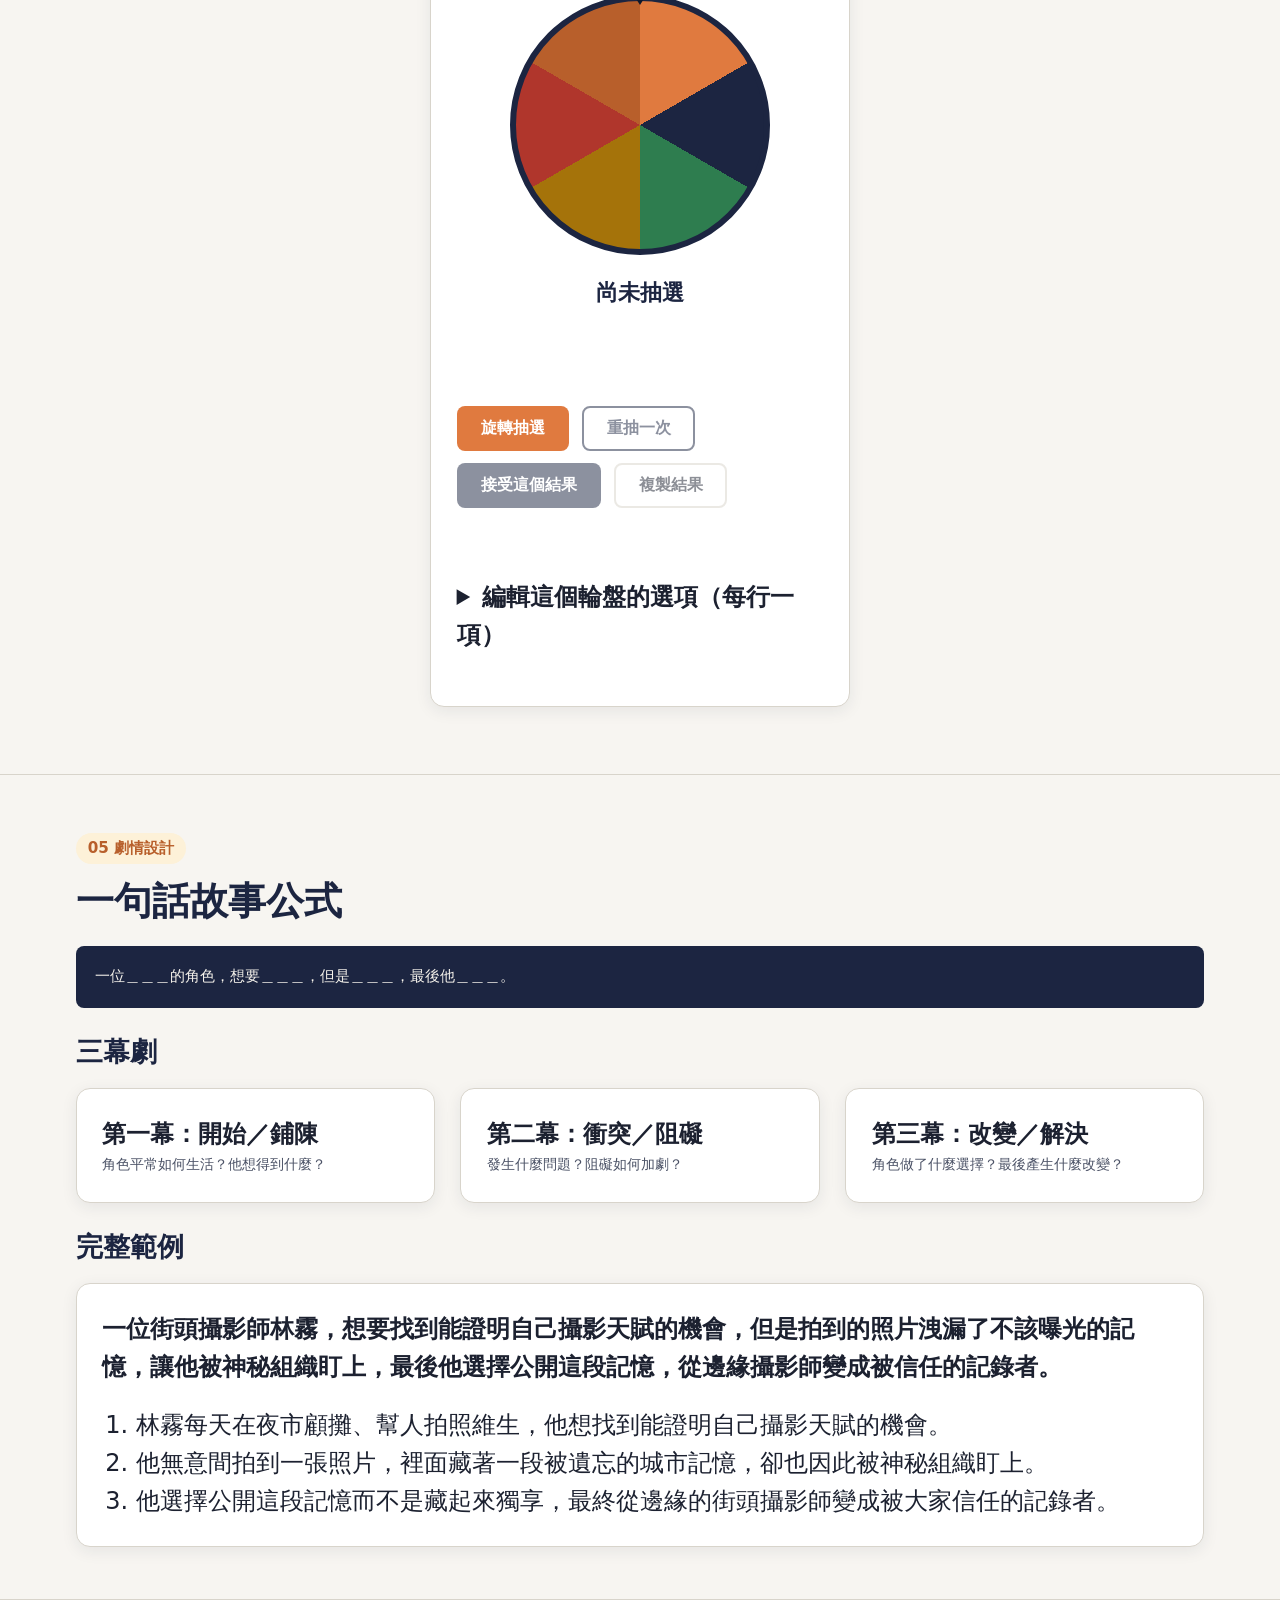
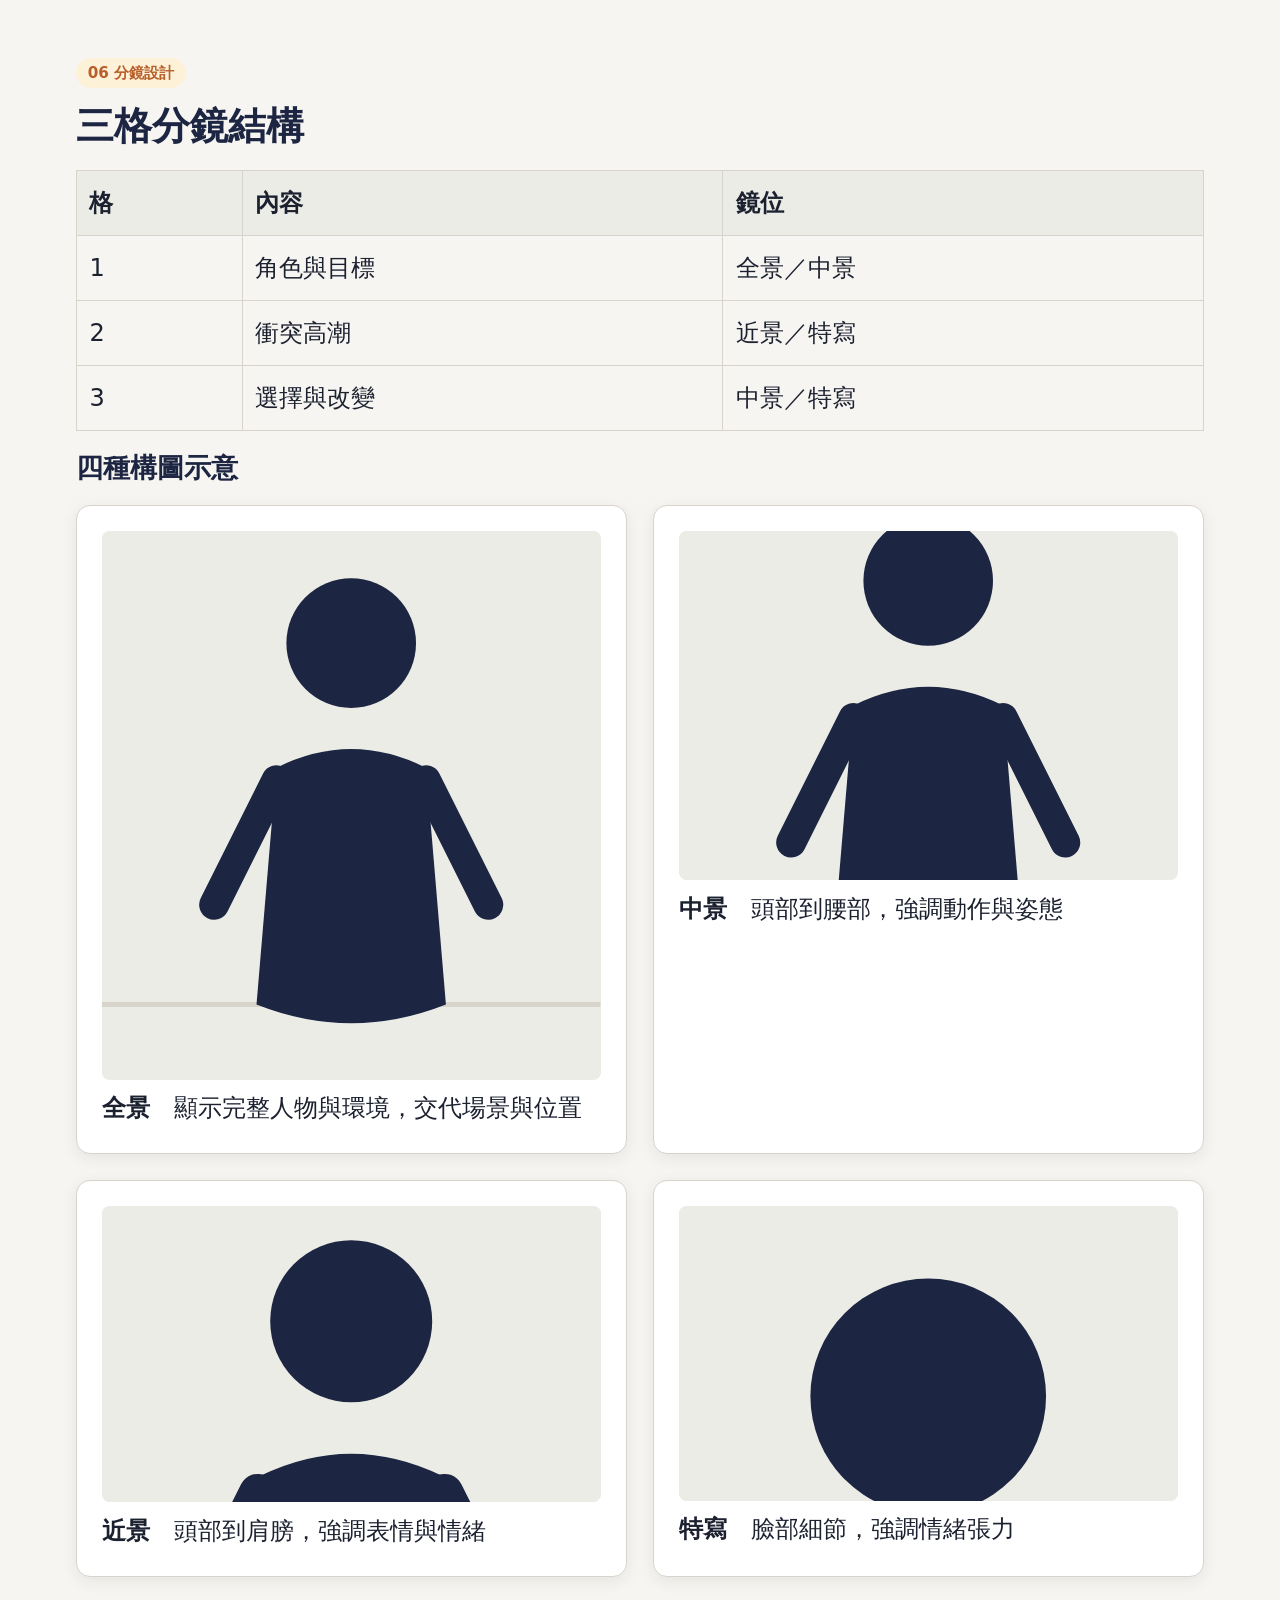
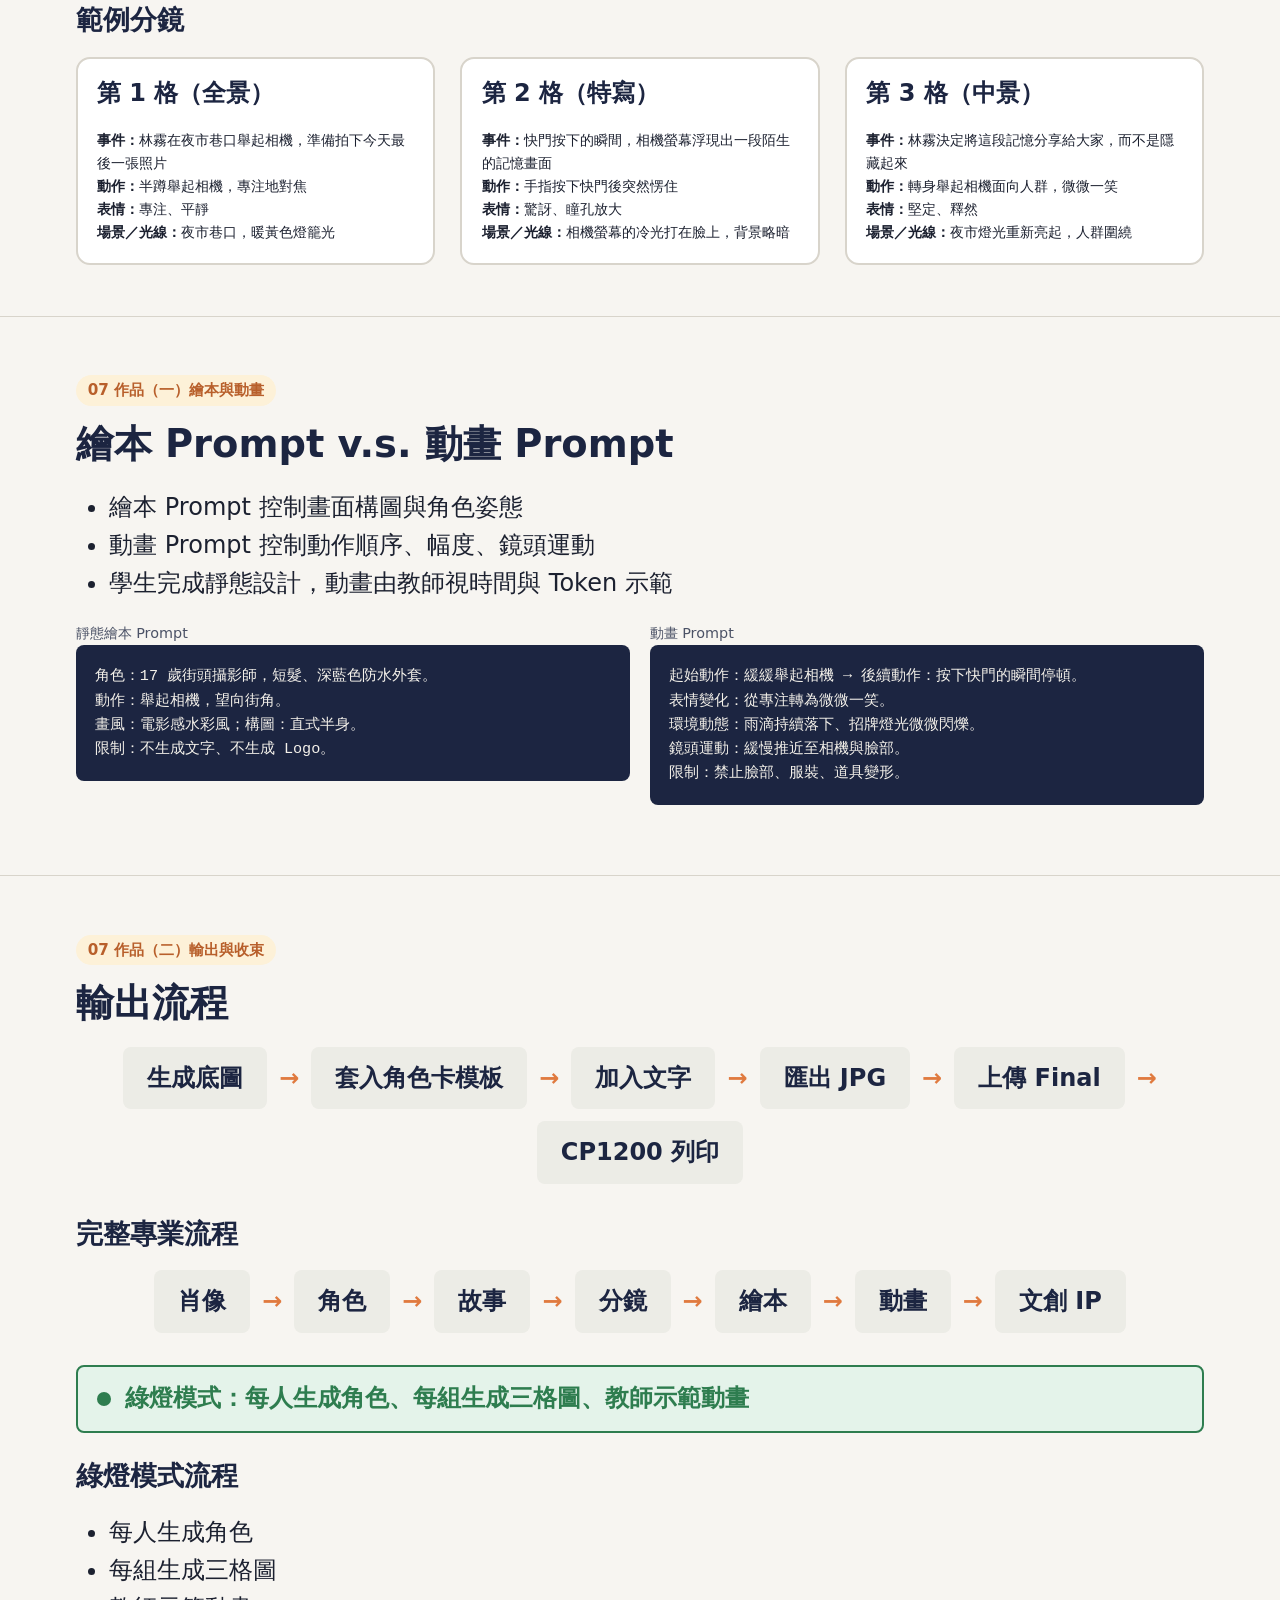
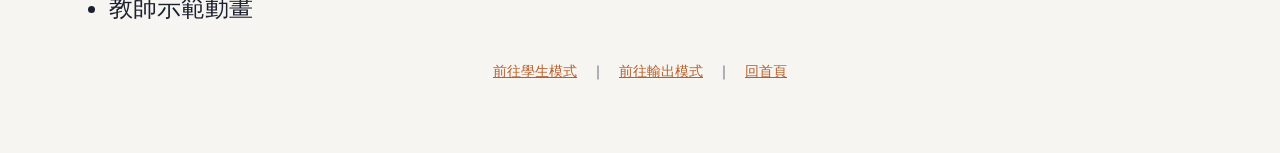
<file: teacher.html>
<!doctype html>
<html lang="zh-Hant">
<head>
<meta charset="utf-8" />
<meta name="viewport" content="width=device-width, initial-scale=1" />
<title>教師模式｜AI 文創實驗室：創造另一個我，讓故事動起來</title>
<meta name="description" content="教師投影授課模式：肖像權判斷題、角色與故事、CREATE Prompt 框架、隨機輪盤、劇情與分鏡教學、繪本動畫與輸出流程。" />
<link rel="icon" href="assets/favicon.svg" type="image/svg+xml" />
<link rel="stylesheet" href="assets/css/styles.css" />
</head>
<body class="teacher" data-current-mode="green">
<a class="skip-link" href="#main-content">跳到主要內容</a>

<nav class="teacher-nav" aria-label="課程段落導覽">
  <div class="teacher-nav__row">
    <span class="teacher-nav__brand">AI 文創實驗室</span>
    <ul class="teacher-nav__links" id="nav-links">
      <li><a href="#sec-rights" data-nav="sec-rights">01 權利</a></li>
      <li><a href="#sec-character" data-nav="sec-character">02 角色</a></li>
      <li><a href="#sec-create" data-nav="sec-create">03 CREATE</a></li>
      <li><a href="#sec-wheel" data-nav="sec-wheel">04 輪盤</a></li>
      <li><a href="#sec-story" data-nav="sec-story">05 劇情</a></li>
      <li><a href="#sec-storyboard" data-nav="sec-storyboard">06 分鏡</a></li>
      <li><a href="#sec-picturebook" data-nav="sec-picturebook">07 作品</a></li>
    </ul>
    <span class="teacher-nav__spacer"></span>
    <button type="button" class="btn btn-sm btn-ghost" id="toggle-motion" style="color:#dfe3f0;border-color:rgba(255,255,255,.4)" aria-pressed="false">
      關閉動畫效果
    </button>
    <div class="mode-switch" role="group" aria-label="備援模式切換">
      <button type="button" data-mode="green" aria-pressed="true">綠燈</button>
      <button type="button" data-mode="yellow" aria-pressed="false">黃燈</button>
      <button type="button" data-mode="red" aria-pressed="false">紅燈</button>
    </div>
  </div>
  <div class="teacher-nav__progress" role="progressbar" aria-label="課程進度" aria-valuemin="0" aria-valuemax="100" aria-valuenow="0" id="progress-track">
    <div class="teacher-nav__progress-bar" id="progress-bar"></div>
  </div>
</nav>

<main id="main-content">

  <!-- 開場 -->
  <section class="section" id="sec-intro" data-section>
    <div class="container">
      <span class="section-label">開場</span>
      <h1 class="section-title">AI 文創實驗室：創造另一個我，讓故事動起來</h1>
      <p style="font-size:1.3em;font-weight:700;color:var(--color-accent-dark)">
        創造一個我，讓他遇到一件事，再讓故事動起來。
      </p>
      <div class="flow-diagram" aria-label="課程流程">
        <span class="step">自拍</span><span class="arrow">→</span>
        <span class="step">數位角色</span><span class="arrow">→</span>
        <span class="step">劇情</span><span class="arrow">→</span>
        <span class="step">分鏡</span><span class="arrow">→</span>
        <span class="step">繪本</span><span class="arrow">→</span>
        <span class="step">動畫</span><span class="arrow">→</span>
        <span class="step">實體輸出</span>
      </div>
      <div class="grid grid-3">
        <div class="card">
          <h3>每人</h3>
          <p class="mb-0">完成一張專屬角色卡</p>
        </div>
        <div class="card">
          <h3>每組</h3>
          <p class="mb-0">完成一句話故事與三格分鏡</p>
        </div>
        <div class="card">
          <h3>教師</h3>
          <p class="mb-0">示範完整動畫生成流程</p>
        </div>
      </div>
    </div>
  </section>

  <!-- 系所介紹 -->
  <section class="section" id="sec-dept" data-section>
    <div class="container">
      <span class="section-label">系所介紹</span>
      <h2>資訊傳播系在做什麼？</h2>
      <div class="tag-row" style="margin-bottom:1rem">
        <span class="tag">AI 影像</span>
        <span class="tag">互動設計</span>
        <span class="tag">資訊視覺化</span>
        <span class="tag">文創 IP</span>
        <span class="tag">XR／動畫</span>
        <span class="tag">人機互動</span>
        <span class="tag">媒介轉譯</span>
      </div>
      <div class="callout">
        <p class="mb-0">
          資訊傳播系不只是做圖，而是把人、故事與資訊轉換成可理解、可互動、可傳播的作品。
        </p>
      </div>
    </div>
  </section>

  <!-- 01 權利 -->
  <section class="section" id="sec-rights" data-section>
    <div class="container">
      <span class="section-label">01 權利</span>
      <h2>肖像權與著作權</h2>
      <p>點擊每一題的選項，看看你的判斷是否正確。</p>
      <div id="quiz-list"></div>
      <div class="callout warn">
        <strong>核心提醒：</strong>
        <ul class="mb-0">
          <li>拍攝同意 ≠ AI 處理同意</li>
          <li>公開照片 ≠ 自由使用</li>
          <li>AI 生成 ≠ 自動擁有全部權利</li>
          <li>課堂練習 ≠ 商業使用</li>
          <li>公開展示需另取得同意</li>
        </ul>
      </div>
    </div>
  </section>

  <!-- 02 角色 -->
  <section class="section" id="sec-character" data-section>
    <div class="container">
      <span class="section-label">02 角色</span>
      <h2>角色與故事</h2>
      <div class="callout">
        <p class="mb-0" style="font-weight:700">故事推動角色，角色帶動故事。</p>
      </div>
      <h3>角色最小結構</h3>
      <div class="grid grid-3">
        <div class="card"><strong>名稱</strong><p class="mb-0 small text-muted">角色的稱呼</p></div>
        <div class="card"><strong>身分</strong><p class="mb-0 small text-muted">他是誰、做什麼的</p></div>
        <div class="card"><strong>外觀錨點</strong><p class="mb-0 small text-muted">讓人一眼認出他的特徵</p></div>
        <div class="card"><strong>特殊能力</strong><p class="mb-0 small text-muted">他能做到別人做不到的事</p></div>
        <div class="card"><strong>個性弱點</strong><p class="mb-0 small text-muted">讓故事有阻礙與成長空間</p></div>
      </div>
      <h3 style="margin-top:1.6rem">範例角色卡</h3>
      <div class="card" id="example-character"></div>
    </div>
  </section>

  <!-- 03 CREATE -->
  <section class="section" id="sec-create" data-section>
    <div class="container">
      <span class="section-label">03 CREATE 框架</span>
      <h2>CREATE Prompt 框架（改編版）</h2>
      <p class="callout mb-0" style="font-weight:700">記憶句：<span id="create-mnemonic"></span></p>
      <div class="create-grid" id="create-grid" style="margin-top:1.2rem"></div>
      <h3 style="margin-top:1.8rem">不完整 Prompt v.s. 完整 Prompt</h3>
      <div class="prompt-compare">
        <div>
          <p class="small text-muted mb-0">不完整</p>
          <p class="prompt-box" id="create-incomplete"></p>
        </div>
        <div>
          <p class="small text-muted mb-0">完整（CREATE）</p>
          <p class="prompt-box" id="create-complete"></p>
          <div class="btn-row">
            <button type="button" class="btn btn-sm btn-outline" id="copy-create-complete">複製完整 Prompt</button>
            <span class="copy-feedback" id="copy-create-feedback"></span>
          </div>
        </div>
      </div>
    </div>
  </section>

  <!-- 04 輪盤 -->
  <section class="section" id="sec-wheel" data-section>
    <div class="container">
      <span class="section-label">04 隨機輪盤</span>
      <h2>隨機輪盤示範</h2>
      <div class="field" style="max-width:320px">
        <label for="wheel-select">選擇目前使用的輪盤</label>
        <select id="wheel-select"></select>
        <p class="hint mb-0">預設建議：能力輪盤 或 阻礙輪盤</p>
      </div>
      <div class="card" id="wheel-mount" style="max-width:420px;margin:1rem auto"></div>
    </div>
  </section>

  <!-- 05 劇情 -->
  <section class="section" id="sec-story" data-section>
    <div class="container">
      <span class="section-label">05 劇情設計</span>
      <h2>一句話故事公式</h2>
      <p class="prompt-box">一位＿＿＿的角色，想要＿＿＿，但是＿＿＿，最後他＿＿＿。</p>
      <h3 style="margin-top:1.6rem">三幕劇</h3>
      <div class="grid grid-3">
        <div class="card"><strong>第一幕：開始／鋪陳</strong><p class="mb-0 small text-muted">角色平常如何生活？他想得到什麼？</p></div>
        <div class="card"><strong>第二幕：衝突／阻礙</strong><p class="mb-0 small text-muted">發生什麼問題？阻礙如何加劇？</p></div>
        <div class="card"><strong>第三幕：改變／解決</strong><p class="mb-0 small text-muted">角色做了什麼選擇？最後產生什麼改變？</p></div>
      </div>
      <h3 style="margin-top:1.6rem">完整範例</h3>
      <div class="card">
        <p id="example-one-line-story" style="font-weight:700"></p>
        <ol id="example-three-act" class="mb-0"></ol>
      </div>
    </div>
  </section>

  <!-- 06 分鏡 -->
  <section class="section" id="sec-storyboard" data-section>
    <div class="container">
      <span class="section-label">06 分鏡設計</span>
      <h2>三格分鏡結構</h2>
      <table>
        <thead><tr><th>格</th><th>內容</th><th>鏡位</th></tr></thead>
        <tbody>
          <tr><td>1</td><td>角色與目標</td><td>全景／中景</td></tr>
          <tr><td>2</td><td>衝突高潮</td><td>近景／特寫</td></tr>
          <tr><td>3</td><td>選擇與改變</td><td>中景／特寫</td></tr>
        </tbody>
      </table>
      <h3>四種構圖示意</h3>
      <div class="grid grid-2" id="shot-diagrams"></div>
      <h3 style="margin-top:1.6rem">範例分鏡</h3>
      <div class="grid grid-3" id="example-storyboard"></div>
    </div>
  </section>

  <!-- 07 作品 part A：繪本與動畫 -->
  <section class="section" id="sec-picturebook" data-section>
    <div class="container">
      <span class="section-label">07 作品（一）繪本與動畫</span>
      <h2>繪本 Prompt v.s. 動畫 Prompt</h2>
      <ul>
        <li>繪本 Prompt 控制畫面構圖與角色姿態</li>
        <li>動畫 Prompt 控制動作順序、幅度、鏡頭運動</li>
        <li>學生完成靜態設計，動畫由教師視時間與 Token 示範</li>
      </ul>
      <div class="prompt-compare">
        <div>
          <p class="small text-muted mb-0">靜態繪本 Prompt</p>
          <p class="prompt-box" id="static-prompt-example"></p>
        </div>
        <div>
          <p class="small text-muted mb-0">動畫 Prompt</p>
          <p class="prompt-box" id="animation-prompt-example"></p>
        </div>
      </div>
    </div>
  </section>

  <!-- 07 作品 part B：輸出與收束 -->
  <section class="section" id="sec-output" data-section>
    <div class="container">
      <span class="section-label">07 作品（二）輸出與收束</span>
      <h2>輸出流程</h2>
      <div class="flow-diagram">
        <span class="step">生成底圖</span><span class="arrow">→</span>
        <span class="step">套入角色卡模板</span><span class="arrow">→</span>
        <span class="step">加入文字</span><span class="arrow">→</span>
        <span class="step">匯出 JPG</span><span class="arrow">→</span>
        <span class="step">上傳 Final</span><span class="arrow">→</span>
        <span class="step">CP1200 列印</span>
      </div>
      <h3 style="margin-top:2rem">完整專業流程</h3>
      <div class="flow-diagram">
        <span class="step">肖像</span><span class="arrow">→</span>
        <span class="step">角色</span><span class="arrow">→</span>
        <span class="step">故事</span><span class="arrow">→</span>
        <span class="step">分鏡</span><span class="arrow">→</span>
        <span class="step">繪本</span><span class="arrow">→</span>
        <span class="step">動畫</span><span class="arrow">→</span>
        <span class="step">文創 IP</span>
      </div>
      <div class="mode-banner" style="margin-top:2rem">
        <span class="dot" aria-hidden="true"></span>
        <span id="mode-banner-text"></span>
      </div>
      <div data-mode-only="green">
        <h3>綠燈模式流程</h3>
        <ul><li>每人生成角色</li><li>每組生成三格圖</li><li>教師示範動畫</li></ul>
      </div>
      <div data-mode-only="yellow">
        <h3>黃燈模式流程</h3>
        <ul><li>每人只生成一張角色</li><li>每組只生成高潮畫面</li><li>其他分鏡用文字或草圖完成</li></ul>
      </div>
      <div data-mode-only="red">
        <h3>紅燈模式流程</h3>
        <ul>
          <li>不使用即時 AI，使用預先準備的角色與背景圖</li>
          <li>學生完成角色卡、CREATE、故事與分鏡</li>
          <li>教師播放預先生成動畫，仍可完成輸出</li>
        </ul>
      </div>
      <p class="text-center small text-muted" style="margin-top:2rem">
        <a href="student.html">前往學生模式</a>　｜　<a href="print.html">前往輸出模式</a>　｜　<a href="index.html">回首頁</a>
      </p>
    </div>
  </section>

</main>

<div class="jump-controls no-print">
  <button type="button" id="btn-prev" aria-label="上一段">↑</button>
  <button type="button" id="btn-next" aria-label="下一段">↓</button>
</div>

<script src="assets/js/shared.js"></script>
<script src="assets/js/wheel.js"></script>
<script src="assets/js/export.js"></script>
<script src="data/wheel-options.js"></script>
<script src="data/prompt-templates.js"></script>
<script src="data/examples.js"></script>
<script src="assets/js/teacher.js"></script>
</body>
</html>
</file>
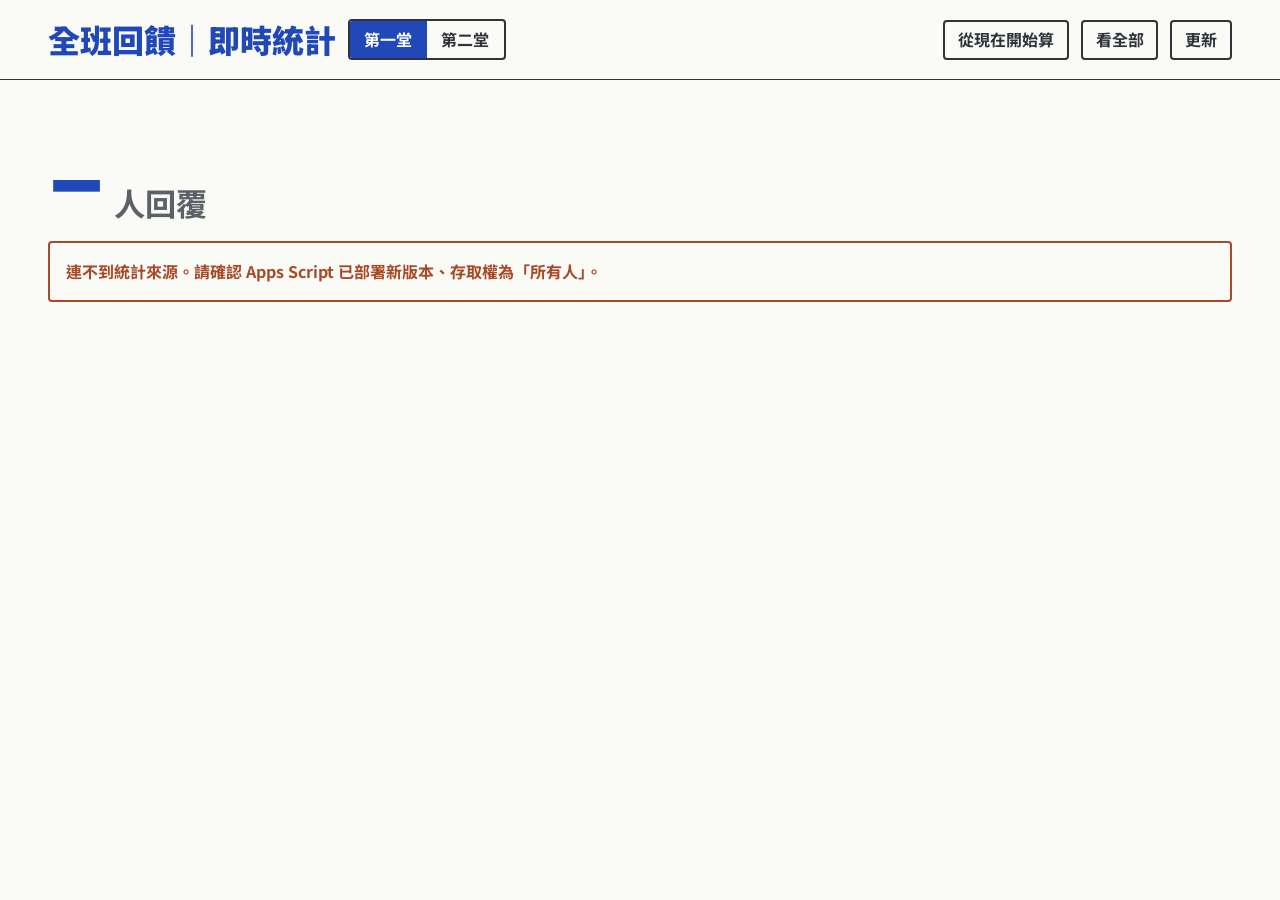
<file: ai-image-lab/stats.html>
<!doctype html>
<html lang="zh-Hant-TW">
<head>
<meta charset="utf-8">
<meta name="viewport" content="width=device-width,initial-scale=1">
<title>全班回饋｜即時統計</title>
<link rel="preconnect" href="https://fonts.googleapis.com"><link rel="preconnect" href="https://fonts.gstatic.com" crossorigin>
<link href="https://fonts.googleapis.com/css2?family=Noto+Sans+TC:wght@400;700;900&family=JetBrains+Mono:wght@500;700&display=swap" rel="stylesheet">
<link rel="stylesheet" href="assets/style.css?v=10">
<style>
  body{min-height:100vh}
  .st-top{display:flex;flex-wrap:wrap;gap:12px;align-items:center;padding:14px clamp(16px,4vw,48px);border-bottom:1.5px solid var(--ink-text)}
  .st-top h1{margin:0;font-size:clamp(1.3rem,2.6vw,2rem);font-weight:900;color:var(--cobalt)}
  .st-top .spacer{flex:1}
  .seg-btn{display:inline-flex;border:2px solid var(--ink-text);border-radius:var(--r);overflow:hidden}
  .seg-btn a{padding:.35em .9em;text-decoration:none;font-weight:700;color:var(--ink-text)}
  .seg-btn a[aria-current="page"]{background:var(--cobalt);color:#fff}
  .st-top button{min-height:40px;border:2px solid var(--ink-text);border-radius:var(--r);background:var(--paper);font-weight:700;padding:0 .8em;color:var(--ink-text)}
  .st-wrap{padding:clamp(16px,3vw,40px) clamp(16px,4vw,48px)}
  .st-hero{display:flex;flex-wrap:wrap;gap:24px;align-items:baseline;margin-bottom:18px}
  .st-n{font-size:clamp(3rem,9vw,6.5rem);font-weight:900;line-height:1;color:var(--cobalt);font-variant-numeric:tabular-nums}
  .st-n small{font-size:.3em;color:var(--ink-soft);font-weight:700;margin-left:.3em}
  .st-meta{color:var(--ink-soft);font-family:var(--mono);font-size:.9rem}
  .st-demo{background:var(--terra-tint);color:var(--terra-text);font-weight:700;padding:.3em .8em;border-radius:var(--r)}
  .st-grid{display:grid;grid-template-columns:repeat(3,1fr);gap:clamp(14px,2vw,28px)}
  .panel{border-top:4px solid var(--ink-text);padding-top:10px}
  .panel h2{margin:0 0 .2em;font-size:clamp(1.05rem,1.7vw,1.35rem);line-height:1.35}
  .panel .sub{margin:0 0 10px;color:var(--ink-soft);font-size:.92rem}
  .hb{display:grid;gap:6px}
  .hb-row{display:grid;grid-template-columns:minmax(7em,1.3fr) 2fr 3.2em;gap:8px;align-items:center;font-size:clamp(.88rem,1.3vw,1.05rem)}
  .hb-row .lab{line-height:1.3}
  .hb-row .lab b{color:var(--cobalt);font-family:var(--mono);margin-right:.2em}
  .hb-track{height:22px;background:var(--paper-2);border-radius:0 4px 4px 0;position:relative}
  .hb-bar{position:absolute;left:0;top:0;bottom:0;border-radius:0 4px 4px 0;background:#9AA0A8;transition:width .5s}
  .hb-row.ok .hb-bar{background:var(--cobalt)}
  .hb-row .val{font-family:var(--mono);font-weight:700;text-align:right;font-variant-numeric:tabular-nums}
  .cols5{display:grid;grid-template-columns:repeat(5,1fr);gap:6px;align-items:end;height:180px;margin-top:8px}
  .cols5 .c{display:flex;flex-direction:column;align-items:center;justify-content:flex-end;height:100%}
  .cols5 .bar{width:100%;background:var(--cobalt);border-radius:4px 4px 0 0;transition:height .5s;min-height:2px}
  .cols5 .v{font-family:var(--mono);font-weight:700;margin-bottom:4px}
  .cols5 .x{font-size:.8rem;text-align:center;color:var(--ink-soft);margin-top:4px;line-height:1.2}
  .note{margin-top:10px;font-size:.92rem;color:var(--ink-soft)}
  .legend{display:flex;gap:14px;flex-wrap:wrap;font-size:.88rem;color:var(--ink-soft);margin-bottom:6px}
  .legend i{display:inline-block;width:12px;height:12px;border-radius:2px;vertical-align:-1px;margin-right:4px}
  .err{padding:16px;border:2px solid var(--terra-text);border-radius:var(--r);color:var(--terra-text);font-weight:700}
  @media (max-width:980px){.st-grid{grid-template-columns:1fr}}
</style>
</head>
<body>
<header class="st-top">
  <h1>全班回饋｜即時統計</h1>
  <nav class="seg-btn" aria-label="選擇課堂"><a href="?s=1" data-s="1">第一堂</a><a href="?s=2" data-s="2">第二堂</a></nav>
  <span class="spacer"></span>
  <button type="button" id="since">從現在開始算</button>
  <button type="button" id="all">看全部</button>
  <button type="button" id="refresh">更新</button>
</header>
<main class="st-wrap">
  <div class="st-hero">
    <div class="st-n" id="n" aria-live="polite">–<small>人回覆</small></div>
    <div><div class="st-meta" id="meta">讀取中…</div><div class="st-meta" id="range"></div></div>
  </div>
  <div id="body"></div>
</main>
<script src="assets/stats-config.js?v=1"></script>
<script>
(function () {
  var qs = new URLSearchParams(location.search);
  var S = qs.get("s") === "2" ? 2 : 1;
  var DEMO = qs.get("demo") === "1";
  document.querySelectorAll(".seg-btn a").forEach(function (a) {
    if (+a.dataset.s === S) a.setAttribute("aria-current", "page");
    if (DEMO) a.href += "&demo=1";
  });

  // 題目簡稱與迷思標籤（只用於顯示；選項文字需與表單一致）
  var META = {
    1: {
      q1: { t: "Q1｜看得出 AI 改了什麼？", sub: "勾選比例。藍色＝真的有改；灰色＝沒改（勾了算誤報）" },
      q2: { t: "Q2｜為什麼 AI 會這樣修？", sub: "灰色選項各代表一種迷思",
            tag: { "因為這樣就是美的標準答案，AI 只是照著做": "迷思：美有標準答案",
                   "AI 從大量人類照片和修圖習慣中，學到某一種常見的審美，就往那個方向修": "✓ 從資料學來的審美",
                   "這是電腦程式的隨機錯誤": "迷思：隨機錯誤",
                   "因為每個使用者都主動要求這樣修": "迷思：都是使用者要的" } },
      q3: { t: "Q3｜「AI 修過的才是比較好的我」", sub: "越靠左＝越不同意" }
    },
    2: {
      q1: { t: "Q1｜找得到警訊嗎？", sub: "勾選比例。藍色＝真的警訊；灰色＝不是警訊（勾了算誤報）" },
      q2: { t: "Q2｜為什麼每個人的動態牆不一樣？", sub: "灰色選項各代表一種迷思",
            tag: { "因為手機型號不同": "迷思：硬體不同",
                   "系統根據每個人過去的按讚、停留時間等紀錄，推測並挑選內容": "✓ 推薦系統依行為推測",
                   "平台每天隨機分配": "迷思：隨機",
                   "有小編幫每個人人工挑選": "迷思：人工挑選" } },
      q3: { t: "Q3｜「很多人分享＝大概是真的」", sub: "越靠左＝越不同意" }
    }
  };

  var sinceKey = "statsSince" + S, since = null;
  try { since = localStorage.getItem(sinceKey); } catch (e) {}

  function pct(a, b) { return b ? Math.round(a / b * 100) : 0; }
  function esc(s) { return String(s).replace(/[&<>"]/g, function (c) { return { "&": "&amp;", "<": "&lt;", ">": "&gt;", '"': "&quot;" }[c]; }); }

  function hbars(obj, n, correct, tags) {
    return '<div class="hb">' + Object.keys(obj).map(function (k) {
      var ok = correct.indexOf(k) >= 0, p = pct(obj[k], n);
      var label = tags && tags[k] ? tags[k] : k;
      return '<div class="hb-row' + (ok ? " ok" : "") + '" title="' + esc(k) + "：" + obj[k] + ' 人">' +
        '<span class="lab">' + (ok && !(tags && tags[k]) ? "<b>✓</b>" : "") + esc(label) + "</span>" +
        '<span class="hb-track"><span class="hb-bar" style="width:' + p + '%"></span></span>' +
        '<span class="val">' + p + "%</span></div>";
    }).join("") + "</div>";
  }
  function cols(vals, labels) {
    var max = Math.max.apply(null, vals.concat([1]));
    return '<div class="cols5">' + vals.map(function (v, i) {
      return '<div class="c" title="' + esc(labels[i]) + "：" + v + ' 人"><span class="v">' + v + '</span><span class="bar" style="height:' + (v / max * 75) + '%"></span><span class="x">' + esc(labels[i]) + "</span></div>";
    }).join("") + "</div>";
  }

  function render(d) {
    var m = META[S];
    document.getElementById("n").innerHTML = d.n + "<small>人回覆</small>";
    document.getElementById("meta").innerHTML = (DEMO ? '<span class="st-demo">示範資料（不是真的回覆）</span> ' : "") +
      (d.updated ? "最新一筆：" + new Date(d.updated).toLocaleTimeString("zh-TW", { hour: "2-digit", minute: "2-digit" }) : "還沒有回覆");
    document.getElementById("range").textContent = since ? "只算 " + new Date(since).toLocaleTimeString("zh-TW", { hour: "2-digit", minute: "2-digit" }) + " 之後的回覆" : "全部回覆";
    if (!d.n) { document.getElementById("body").innerHTML = '<p class="lead">等第一位同學送出……</p>'; return; }
    var q3keys = Object.keys(d.q3);
    var avg1 = d.q1score.reduce(function (a, v, i) { return a + v * i; }, 0) / d.n;
    var okQ2 = d.q2correct.reduce(function (a, k) { return a + (d.q2[k] || 0); }, 0);
    var disagree = (d.q3[q3keys[0]] || 0) + (d.q3[q3keys[1]] || 0);
    document.getElementById("body").innerHTML =
      '<div class="legend"><span><i style="background:var(--cobalt)"></i>正確選項</span><span><i style="background:#9AA0A8"></i>錯誤選項／迷思</span></div>' +
      '<div class="st-grid">' +
        '<section class="panel"><h2>' + m.q1.t + '</h2><p class="sub">' + m.q1.sub + "</p>" + hbars(d.q1, d.n, d.q1correct) +
          '<p class="note">平均得分 <b>' + avg1.toFixed(1) + " / 4</b>（勾對減勾錯）</p>" +
          cols(d.q1score, ["0 分", "1 分", "2 分", "3 分", "4 分"]) + "</section>" +
        '<section class="panel"><h2>' + m.q2.t + '</h2><p class="sub">' + m.q2.sub + "</p>" + hbars(d.q2, d.n, d.q2correct, m.q2.tag) +
          '<p class="note">答對 <b>' + pct(okQ2, d.n) + "%</b></p></section>" +
        '<section class="panel"><h2>' + m.q3.t + '</h2><p class="sub">' + m.q3.sub + "</p>" +
          cols(q3keys.map(function (k) { return d.q3[k]; }), q3keys) +
          '<p class="note">不同意（1–2）<b>' + pct(disagree, d.n) + "%</b>。提醒：上完課大家知道「標準答案」，這一題容易偏向不同意。</p></section>" +
      "</div>";
  }

  function demo() {
    var W = S === 2 ?
      { q1: ["叫你趕快轉傳", "沒說是哪個單位公布的", "罰款數字很嚇人，卻沒有出處", "沒有附原始連結或公告", "用了驚嘆號，所以一定是假的", "是朋友傳的，所以可以相信", "字數太短"],
        q1c: ["叫你趕快轉傳", "沒說是哪個單位公布的", "罰款數字很嚇人，卻沒有出處", "沒有附原始連結或公告"],
        q2: Object.keys(META[2].q2.tag) } :
      { q1: ["眼睛變大", "臉變小、下巴變尖", "皮膚變光滑", "膚色變白、變亮", "髮型改變", "衣服改變", "背景改變"],
        q1c: ["眼睛變大", "臉變小、下巴變尖", "皮膚變光滑", "膚色變白、變亮"],
        q2: Object.keys(META[1].q2.tag) };
    var n = 32, q1 = {}, q2 = {}, q3 = {}, w1 = [.9, .7, .8, .6, .15, .05, .1];
    W.q1.forEach(function (o, i) { q1[o] = Math.round(n * w1[i]); });
    [3, 24, 2, 3].forEach(function (v, i) { q2[W.q2[i]] = v; });
    ["1 非常不同意", "2 不同意", "3 普通", "4 同意", "5 非常同意"].forEach(function (o, i) { q3[o] = [9, 12, 7, 3, 1][i]; });
    return { ok: true, n: n, updated: new Date().toISOString(), q1: q1, q1correct: W.q1c, q1score: [1, 3, 7, 12, 9], q2: q2, q2correct: [W.q2[1]], q3: q3 };
  }

  var cbN = 0;
  function load() {
    if (DEMO) { render(demo()); return; }
    if (!window.STATS_ENDPOINT) { showErr("尚未設定統計來源（assets/stats-config.js）。可在網址加上 ?demo=1 預覽。"); return; }
    var name = "__stats" + (++cbN), s = document.createElement("script"), done = false;
    window[name] = function (d) { done = true; delete window[name]; s.remove(); d && d.ok ? render(d) : showErr((d && d.error) || "讀取失敗"); };
    s.src = window.STATS_ENDPOINT + "?s=" + S + (since ? "&since=" + encodeURIComponent(since) : "") + "&callback=" + name + "&t=" + Date.now();
    s.onerror = function () { if (!done) showErr("連不到統計來源。請確認 Apps Script 已部署新版本、存取權為「所有人」。"); };
    document.body.appendChild(s);
  }
  function showErr(t) { document.getElementById("meta").textContent = ""; document.getElementById("body").innerHTML = '<p class="err">' + esc(t) + "</p>"; }

  document.getElementById("refresh").onclick = load;
  document.getElementById("since").onclick = function () { since = new Date().toISOString(); try { localStorage.setItem(sinceKey, since); } catch (e) {} load(); };
  document.getElementById("all").onclick = function () { since = null; try { localStorage.removeItem(sinceKey); } catch (e) {} load(); };
  load();
  setInterval(function () { if (!document.hidden) load(); }, 10000);
})();
</script>
</body>
</html>
</file>
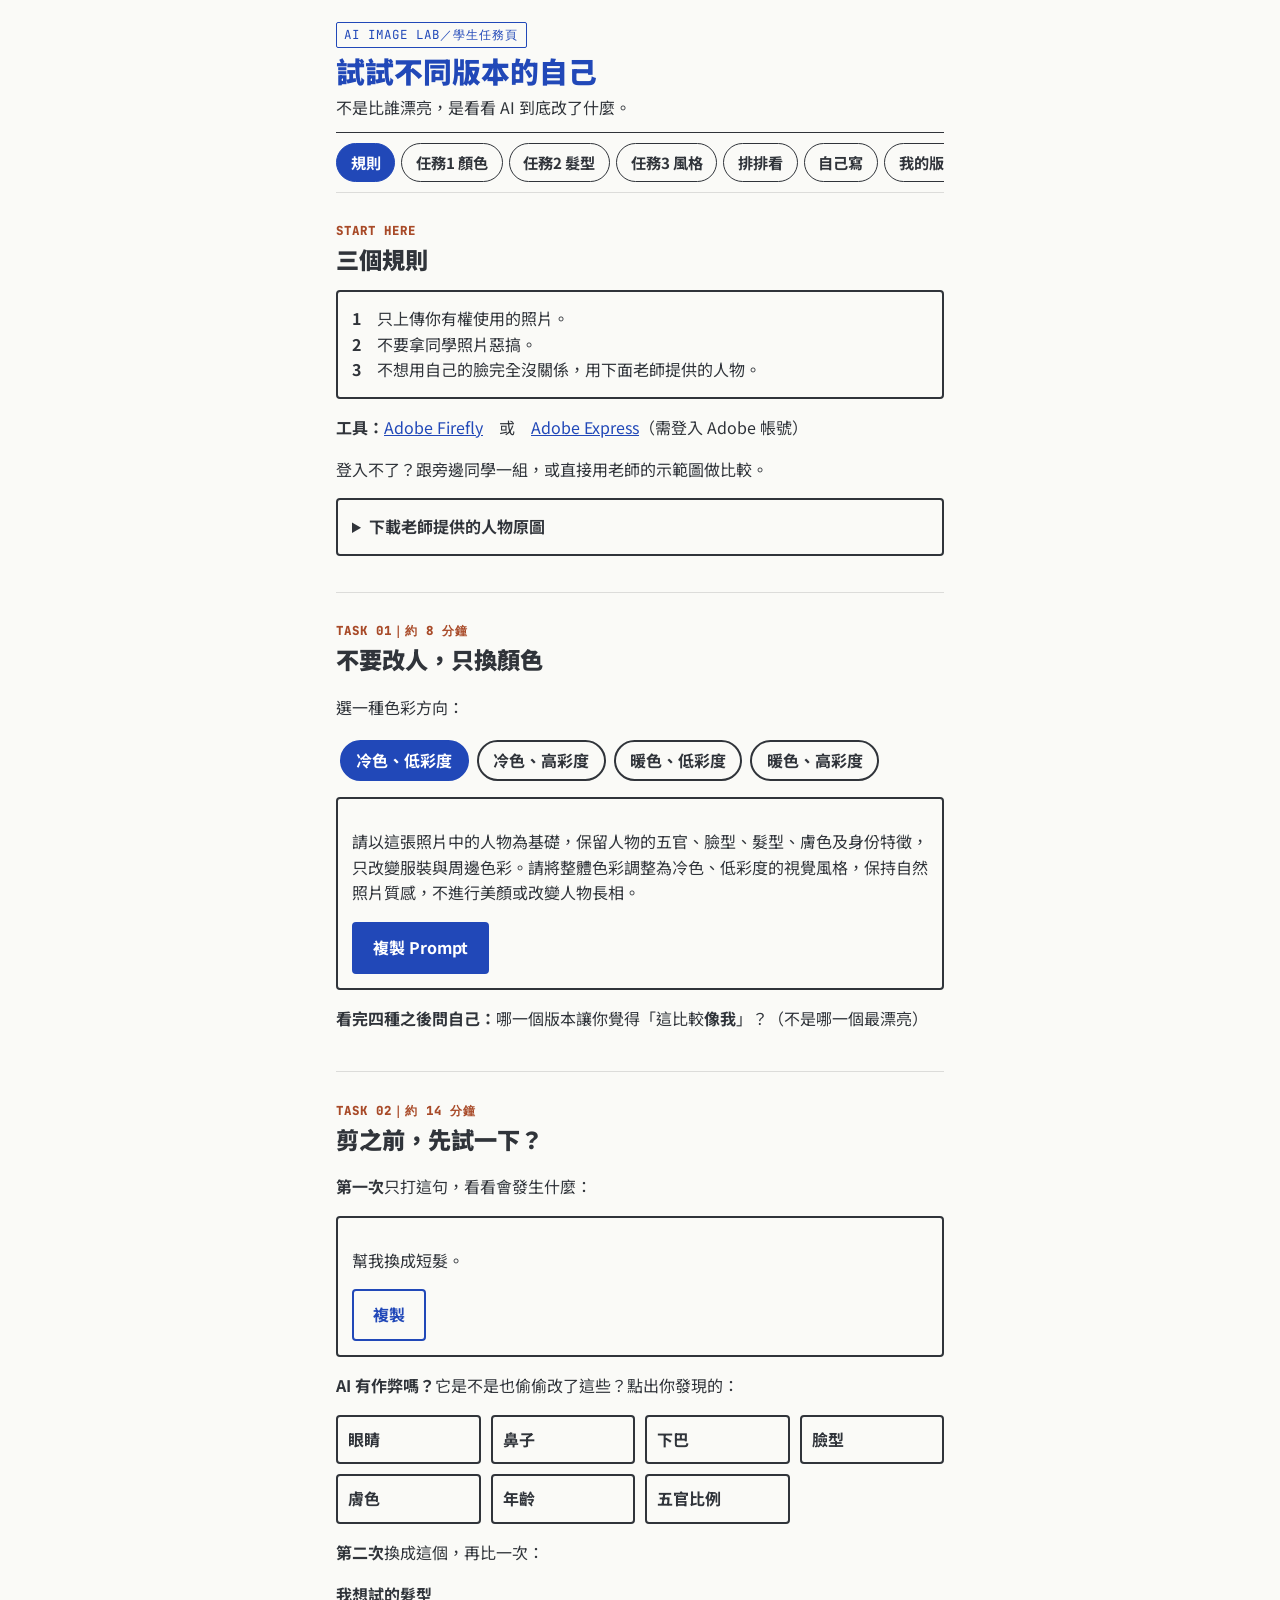
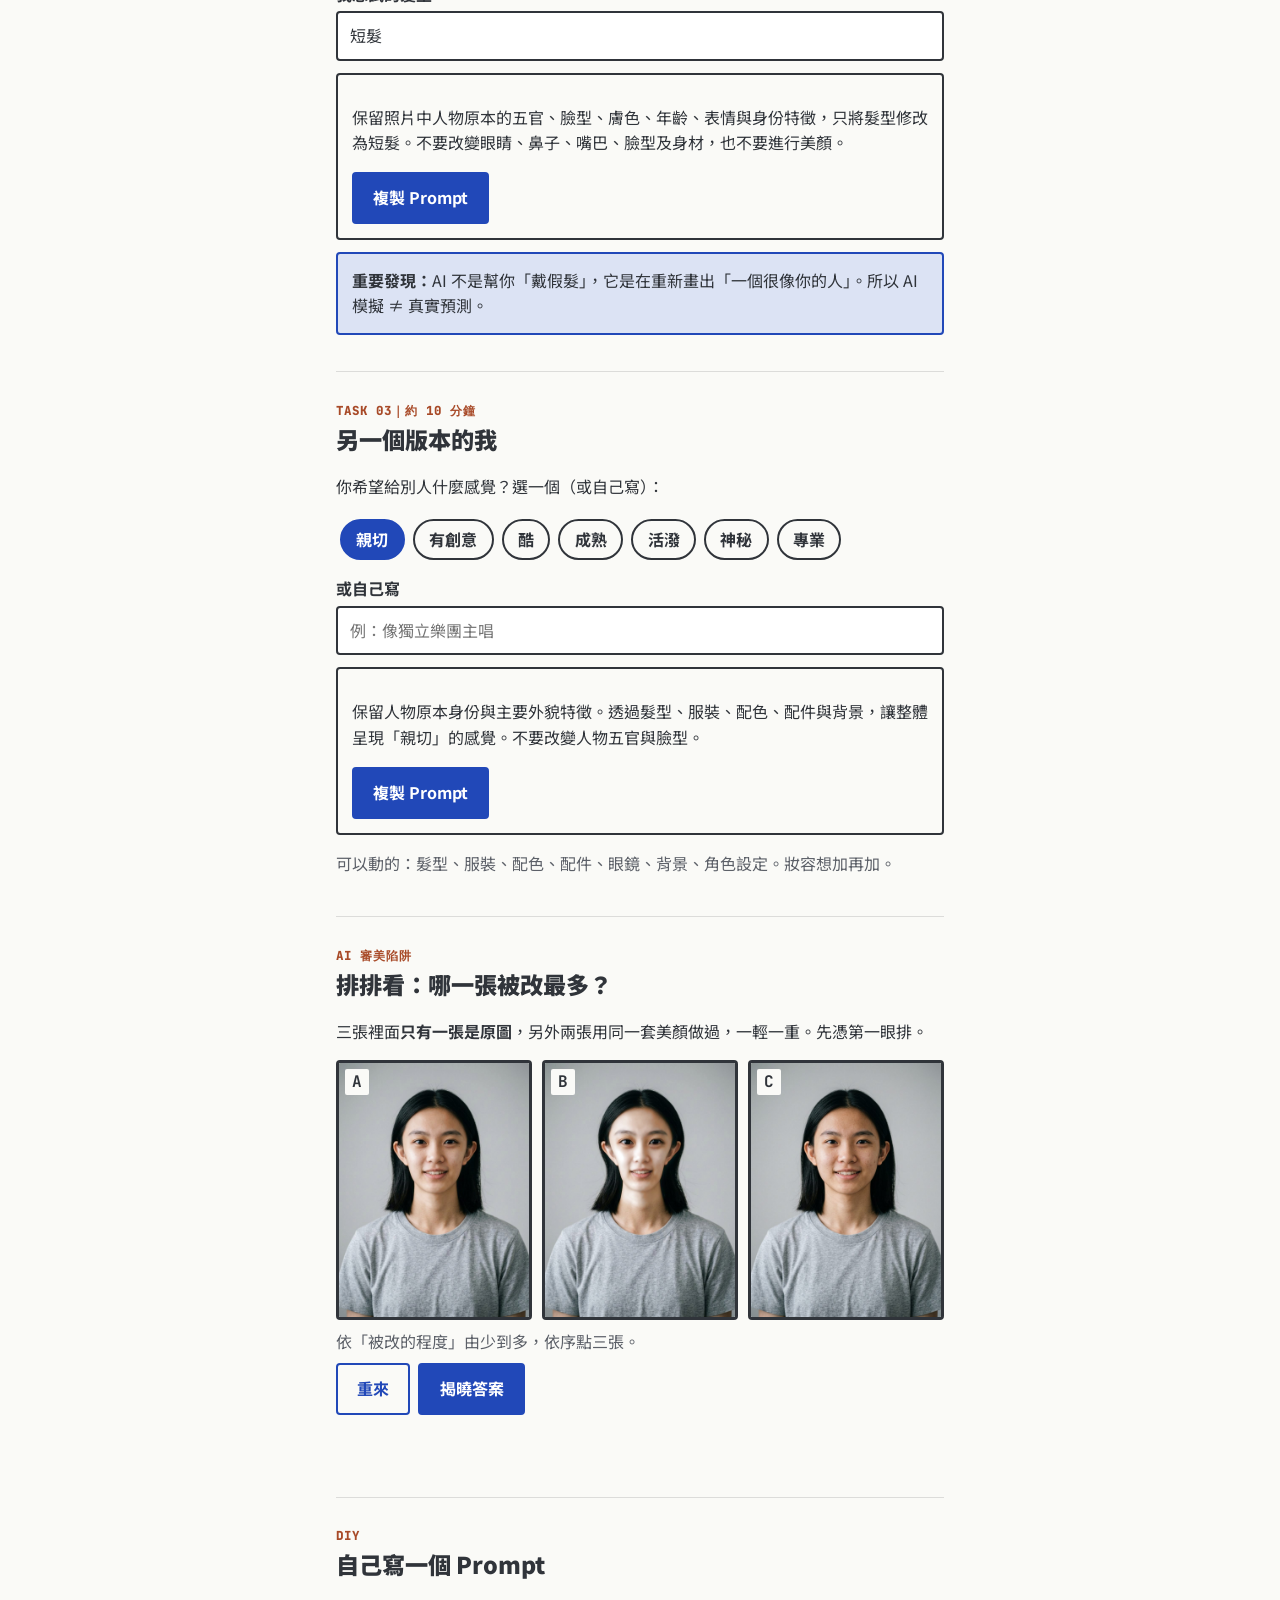
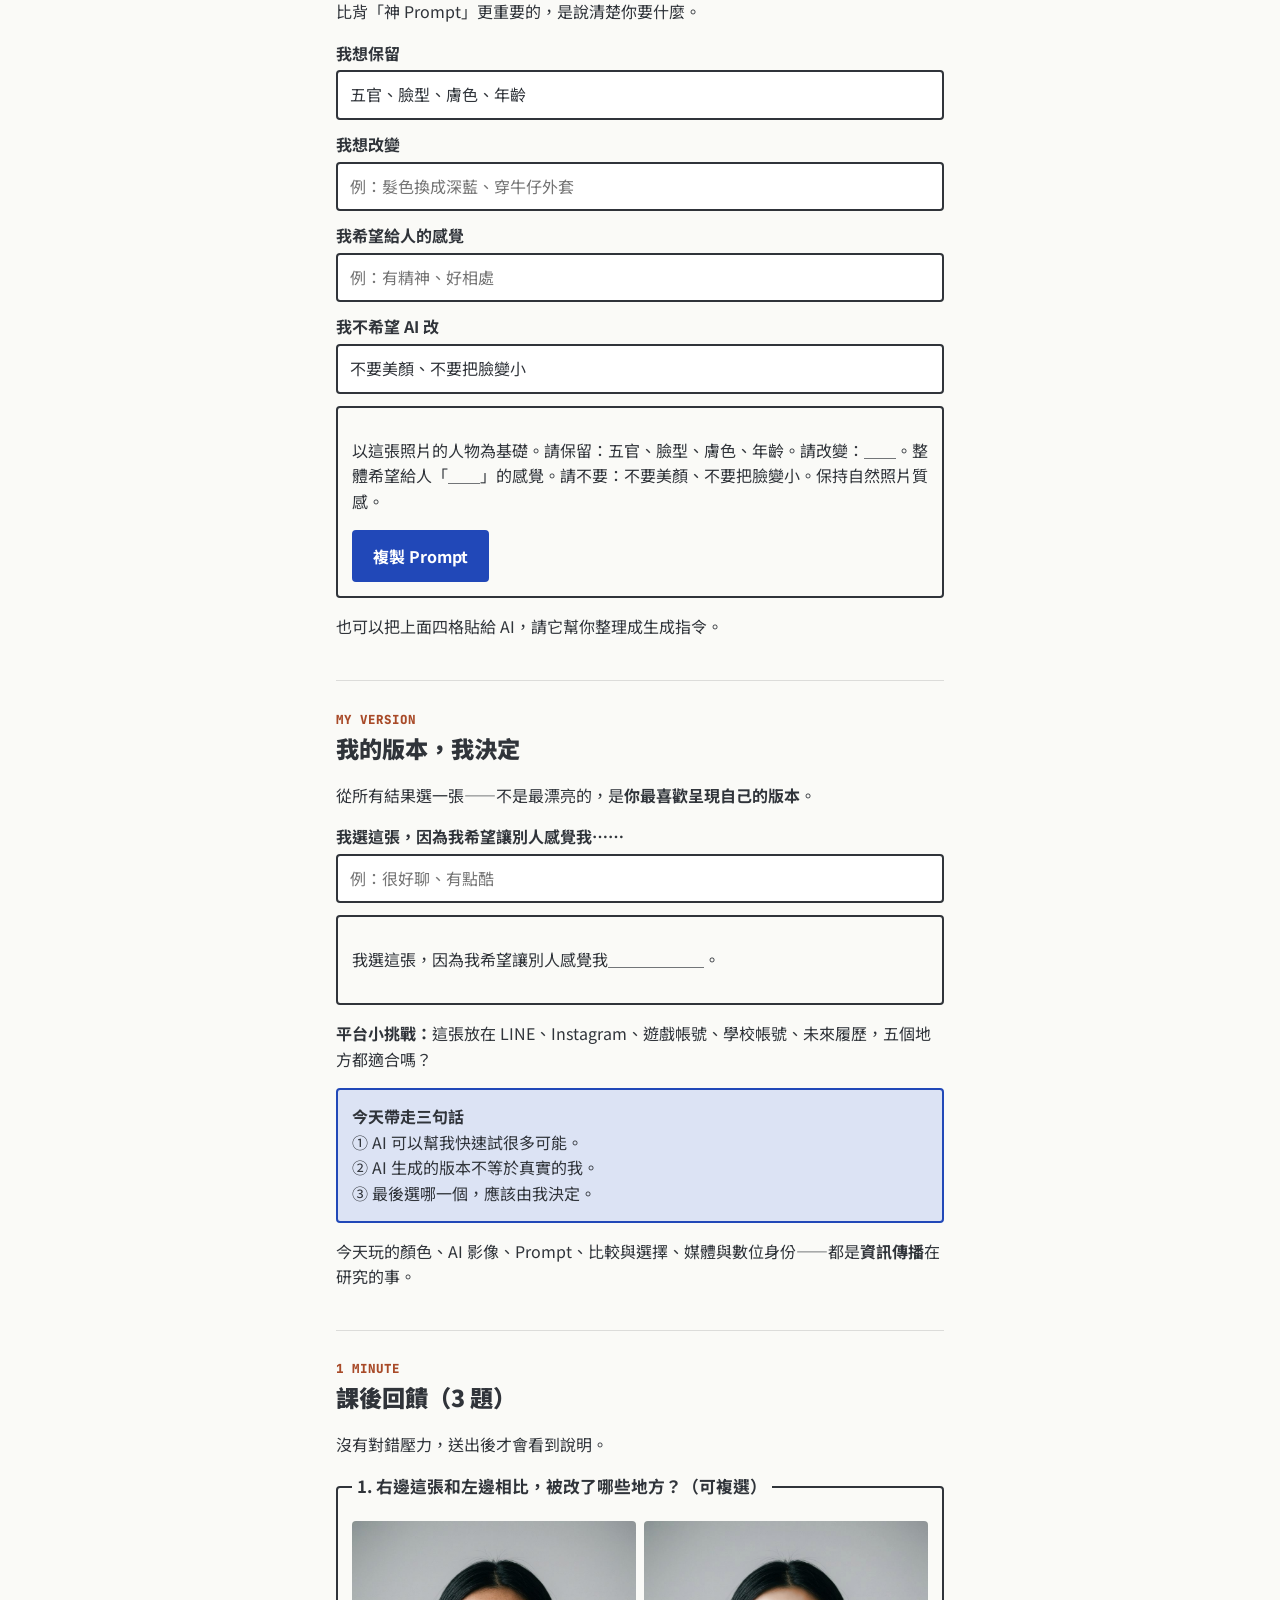
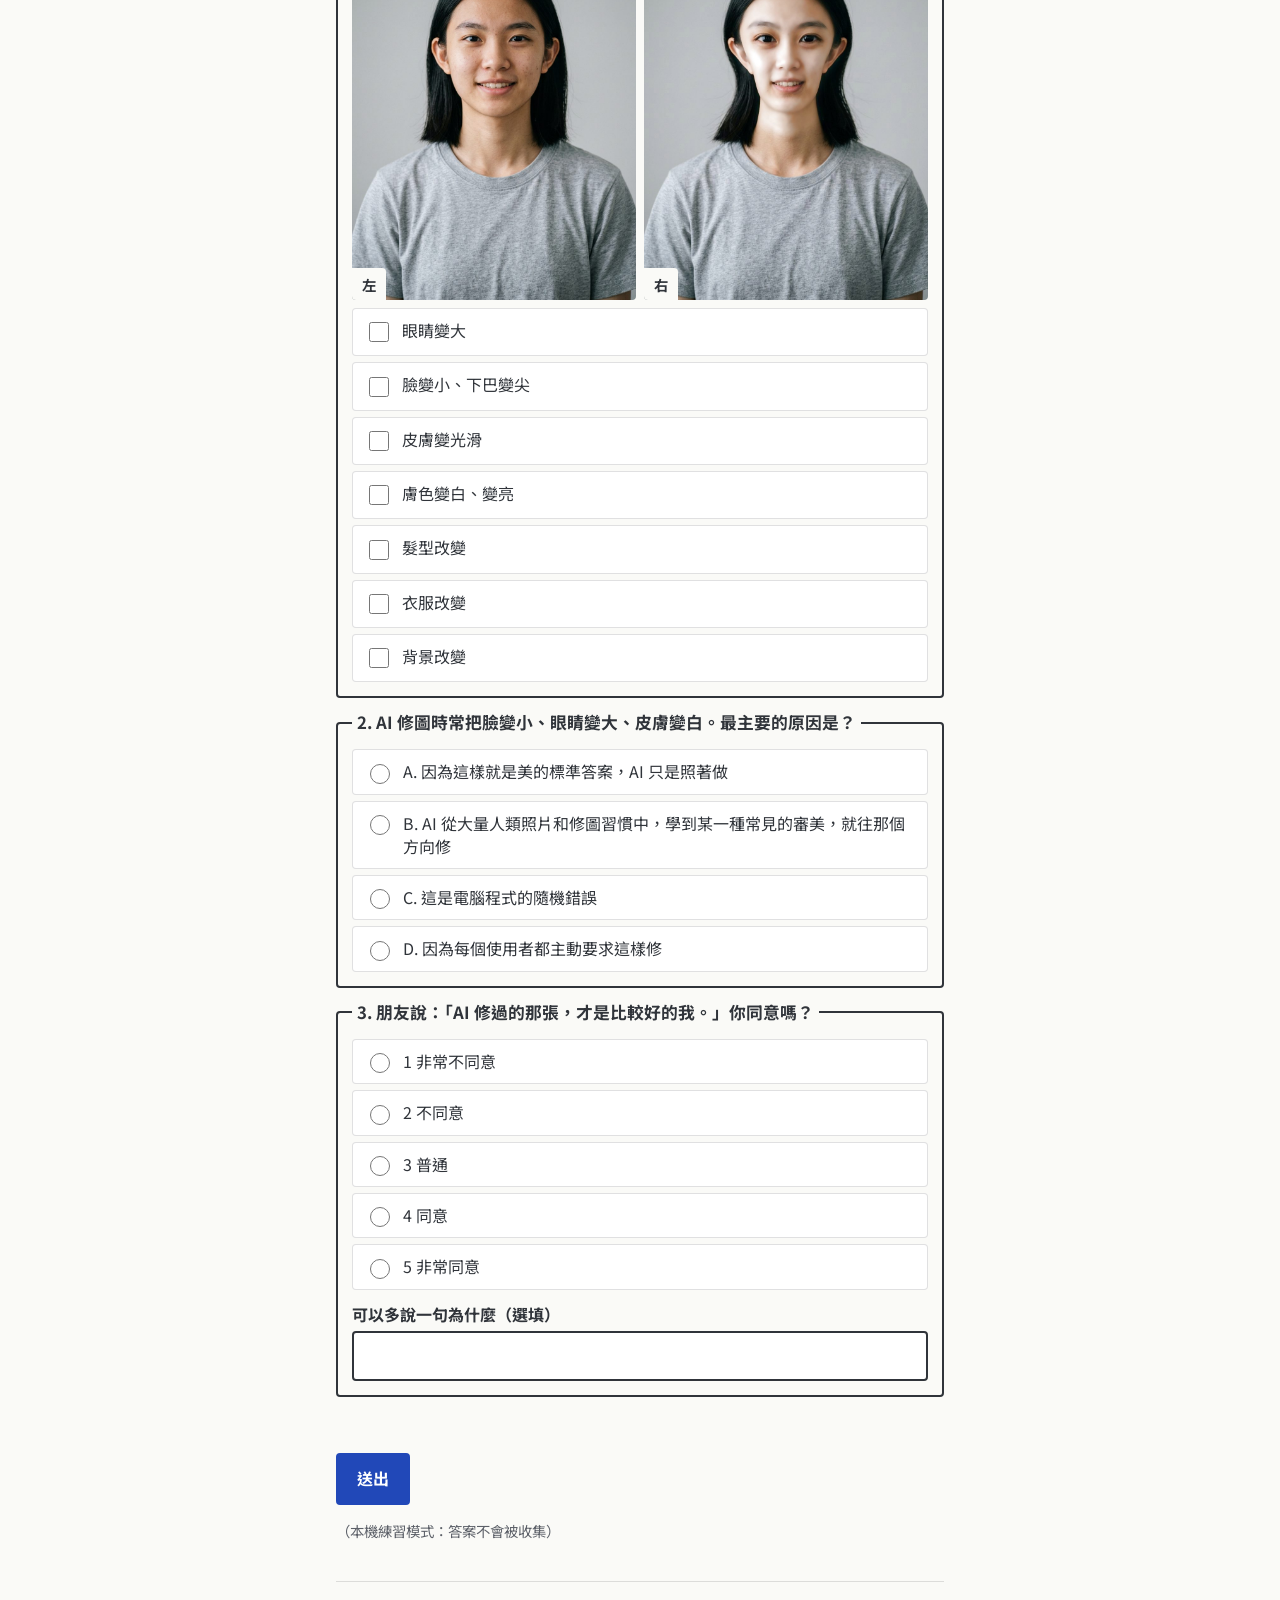
<file: ai-image-lab/student.html>
<!doctype html>
<html lang="zh-Hant-TW">
<head>
<meta charset="utf-8">
<meta name="viewport" content="width=device-width,initial-scale=1">
<title>AI 形象實驗室｜學生任務</title>
<link rel="preconnect" href="https://fonts.googleapis.com"><link rel="preconnect" href="https://fonts.gstatic.com" crossorigin>
<link href="https://fonts.googleapis.com/css2?family=Noto+Sans+TC:wght@400;700;900&family=JetBrains+Mono:wght@500;700&display=swap" rel="stylesheet">
<link rel="stylesheet" href="assets/style.css?v=10">
</head>
<body>
<div class="stu">
  <header>
    <span class="tag">AI IMAGE LAB／學生任務頁</span>
    <h1>試試不同版本的自己</h1>
    <p style="margin:.4em 0 0">不是比誰漂亮，是看看 AI 到底改了什麼。</p>
  </header>

  <nav class="stu-tabs" aria-label="任務">
    <a href="#rules">規則</a><a href="#task1">任務1 顏色</a><a href="#task2">任務2 髮型</a><a href="#task3">任務3 風格</a><a href="#sort">排排看</a><a href="#builder">自己寫</a><a href="#mine">我的版本</a><a href="#feedback">回饋</a>
  </nav>

  <section id="rules">
    <h2><small>START HERE</small>三個規則</h2>
    <div class="box"><b>1</b>　只上傳你有權使用的照片。<br><b>2</b>　不要拿同學照片惡搞。<br><b>3</b>　不想用自己的臉完全沒關係，用下面老師提供的人物。</div>
    <p><b>工具：</b><a href="https://firefly.adobe.com/" target="_blank" rel="noopener">Adobe Firefly</a>　或　<a href="https://new.express.adobe.com/" target="_blank" rel="noopener">Adobe Express</a>（需登入 Adobe 帳號）</p>
    <p>登入不了？跟旁邊同學一組，或直接用老師的示範圖做比較。</p>
    <details class="box"><summary><b>下載老師提供的人物原圖</b></summary>
      <div id="dl" style="margin-top:10px;max-width:220px"><figure class="ph" data-file="original.jpg"><img src="images/original.jpg" alt="示範人物：原圖" loading="lazy"><figcaption>原圖</figcaption></figure></div>
      <p><a class="btn ghost" href="images/original.jpg" download>下載原圖</a></p>
    </details>
  </section>

  <section id="task1">
    <h2><small>TASK 01｜約 8 分鐘</small>不要改人，只換顏色</h2>
    <p>選一種色彩方向：</p>
    <div data-pick="color">
      <button type="button" class="chip" aria-pressed="true">冷色、低彩度</button><button type="button" class="chip" aria-pressed="false">冷色、高彩度</button><button type="button" class="chip" aria-pressed="false">暖色、低彩度</button><button type="button" class="chip" aria-pressed="false">暖色、高彩度</button>
    </div>
    <div class="box"><p id="p1">請以這張照片中的人物為基礎，保留人物的五官、臉型、髮型、膚色及身份特徵，只改變服裝與周邊色彩。請將整體色彩調整為冷色、低彩度的視覺風格，保持自然照片質感，不進行美顏或改變人物長相。</p><div class="row"><button class="btn" data-copy="p1">複製 Prompt</button></div></div>
    <p><b>看完四種之後問自己：</b>哪一個版本讓你覺得「這比較<b>像我</b>」？（不是哪一個最漂亮）</p>
  </section>

  <section id="task2">
    <h2><small>TASK 02｜約 14 分鐘</small>剪之前，先試一下？</h2>
    <p><b>第一次</b>只打這句，看看會發生什麼：</p>
    <div class="box"><p id="p2a">幫我換成短髮。</p><div class="row"><button class="btn ghost" data-copy="p2a">複製</button></div></div>
    <p><b>AI 有作弊嗎？</b>它是不是也偷偷改了這些？點出你發現的：</p>
    <div class="check" data-chips>
      <button type="button" aria-pressed="false">眼睛</button><button type="button" aria-pressed="false">鼻子</button><button type="button" aria-pressed="false">下巴</button><button type="button" aria-pressed="false">臉型</button><button type="button" aria-pressed="false">膚色</button><button type="button" aria-pressed="false">年齡</button><button type="button" aria-pressed="false">五官比例</button>
    </div>
    <p style="margin-top:16px"><b>第二次</b>換成這個，再比一次：</p>
    <label class="f" for="hair">我想試的髮型</label>
    <input id="hair" type="text" value="短髮" placeholder="例：有瀏海的短髮、捲髮、銀灰色頭髮">
    <div class="box"><p id="p2b">保留照片中人物原本的五官、臉型、膚色、年齡、表情與身份特徵，只將髮型修改為短髮。不要改變眼睛、鼻子、嘴巴、臉型及身材，也不要進行美顏。</p><div class="row"><button class="btn" data-copy="p2b">複製 Prompt</button></div></div>
    <div class="box note"><b>重要發現：</b>AI 不是幫你「戴假髮」，它是在重新畫出「一個很像你的人」。所以 AI 模擬 ≠ 真實預測。</div>
  </section>

  <section id="task3">
    <h2><small>TASK 03｜約 10 分鐘</small>另一個版本的我</h2>
    <p>你希望給別人什麼感覺？選一個（或自己寫）：</p>
    <div data-pick="feel">
      <button type="button" class="chip" aria-pressed="true">親切</button><button type="button" class="chip" aria-pressed="false">有創意</button><button type="button" class="chip" aria-pressed="false">酷</button><button type="button" class="chip" aria-pressed="false">成熟</button><button type="button" class="chip" aria-pressed="false">活潑</button><button type="button" class="chip" aria-pressed="false">神秘</button><button type="button" class="chip" aria-pressed="false">專業</button>
    </div>
    <label class="f" for="feelx">或自己寫</label>
    <input id="feelx" type="text" placeholder="例：像獨立樂團主唱">
    <div class="box"><p id="p3">保留人物原本身份與主要外貌特徵。透過髮型、服裝、配色、配件與背景，讓整體呈現「親切」的感覺。不要改變人物五官與臉型。</p><div class="row"><button class="btn" data-copy="p3">複製 Prompt</button></div></div>
    <p class="soft" style="color:var(--ink-soft)">可以動的：髮型、服裝、配色、配件、眼鏡、背景、角色設定。妝容想加再加。</p>
  </section>

  <section id="sort">
    <h2><small>AI 審美陷阱</small>排排看：哪一張被改最多？</h2>
    <p>三張裡面<b>只有一張是原圖</b>，另外兩張用同一套美顏做過，一輕一重。先憑第一眼排。</p>
    <div id="sorter"></div>
    <div class="box note" id="sortNote" hidden><b>發現了嗎？</b>看過「重度」之後，「輕度」很容易被當成原圖——我們對「自然」的感覺，會被眼前看到的東西拉著走。AI 美顏常常就是這樣，一點一點把我們對「正常的臉」的標準往同一個方向推。</div>
  </section>

  <section id="builder">
    <h2><small>DIY</small>自己寫一個 Prompt</h2>
    <p>比背「神 Prompt」更重要的，是說清楚你要什麼。</p>
    <label class="f" for="keep">我想保留</label><input id="keep" type="text" value="五官、臉型、膚色、年齡">
    <label class="f" for="change">我想改變</label><input id="change" type="text" placeholder="例：髮色換成深藍、穿牛仔外套">
    <label class="f" for="feel2">我希望給人的感覺</label><input id="feel2" type="text" placeholder="例：有精神、好相處">
    <label class="f" for="nope">我不希望 AI 改</label><input id="nope" type="text" value="不要美顏、不要把臉變小">
    <div class="box"><p id="p4">以這張照片的人物為基礎。請保留：五官、臉型、膚色、年齡。請改變：＿＿。整體希望給人「＿＿」的感覺。請不要：不要美顏、不要把臉變小。保持自然照片質感。</p><div class="row"><button class="btn" data-copy="p4">複製 Prompt</button></div></div>
    <p>也可以把上面四格貼給 AI，請它幫你整理成生成指令。</p>
  </section>

  <section id="mine">
    <h2><small>MY VERSION</small>我的版本，我決定</h2>
    <p>從所有結果選一張——不是最漂亮的，是<b>你最喜歡呈現自己的版本</b>。</p>
    <label class="f" for="why">我選這張，因為我希望讓別人感覺我……</label>
    <input id="why" type="text" placeholder="例：很好聊、有點酷">
    <div class="box"><p id="p5">我選這張，因為我希望讓別人感覺我＿＿＿＿＿＿。</p></div>
    <p><b>平台小挑戰：</b>這張放在 LINE、Instagram、遊戲帳號、學校帳號、未來履歷，五個地方都適合嗎？</p>
    <div class="box note">
      <b>今天帶走三句話</b><br>
      ① AI 可以幫我快速試很多可能。<br>
      ② AI 生成的版本不等於真實的我。<br>
      ③ 最後選哪一個，應該由我決定。
    </div>
    <p>今天玩的顏色、AI 影像、Prompt、比較與選擇、媒體與數位身份——都是<b>資訊傳播</b>在研究的事。</p>
  </section>
  <section id="feedback">
    <h2><small>1 MINUTE</small>課後回饋（3 題）</h2>
    <p>沒有對錯壓力，送出後才會看到說明。</p>
    <div id="fb"></div>
  </section>
</div>

<script src="assets/common.js?v=4"></script>
<script src="assets/feedback-config.js?v=6"></script>
<script src="assets/feedback.js?v=4"></script>
<script>
(function(){
  const $ = s => document.querySelector(s);
  const v = id => ($(id).value || "").trim();
  LAB.wireImages();
  LAB.sorter(document.getElementById("sorter"), [
    { key: "beautified-light", rank: 2 },
    { key: "beautified-heavy", rank: 3 },
    { key: "original", rank: 1, reveal: "原圖（沒改）" }
  ], { onReveal: () => { document.getElementById("sortNote").hidden = false; } });
  FEEDBACK.render(document.getElementById("fb"));

  const pick = name => { const el = document.querySelector(`[data-pick=${name}] [aria-pressed=true]`); return el ? el.textContent : ""; };
  document.querySelectorAll("[data-pick] button").forEach(b => b.onclick = () => {
    b.parentElement.querySelectorAll("button").forEach(x => x.setAttribute("aria-pressed", x === b));
    if (b.closest("[data-pick=feel]")) $("#feelx").value = "";
    render();
  });
  document.querySelectorAll("[data-chips] button").forEach(b => b.onclick = () => b.setAttribute("aria-pressed", b.getAttribute("aria-pressed") !== "true"));

  function render(){
    $("#p1").textContent = `請以這張照片中的人物為基礎，保留人物的五官、臉型、髮型、膚色及身份特徵，只改變服裝與周邊色彩。請將整體色彩調整為${pick("color")}的視覺風格，保持自然照片質感，不進行美顏或改變人物長相。`;
    $("#p2b").textContent = `保留照片中人物原本的五官、臉型、膚色、年齡、表情與身份特徵，只將髮型修改為${v("#hair") || "＿＿＿＿"}。不要改變眼睛、鼻子、嘴巴、臉型及身材，也不要進行美顏。`;
    const feel = v("#feelx") || pick("feel");
    $("#p3").textContent = `保留人物原本身份與主要外貌特徵。透過髮型、服裝、配色、配件與背景，讓整體呈現「${feel}」的感覺。不要改變人物五官與臉型。`;
    $("#p4").textContent = `以這張照片的人物為基礎。請保留：${v("#keep") || "＿＿"}。請改變：${v("#change") || "＿＿"}。整體希望給人「${v("#feel2") || "＿＿"}」的感覺。請不要：${v("#nope") || "＿＿"}。保持自然照片質感。`;
    $("#p5").textContent = `我選這張，因為我希望讓別人感覺我${v("#why") || "＿＿＿＿＿＿"}。`;
  }
  document.querySelectorAll("input[type=text]").forEach(i => i.addEventListener("input", render));
  render();
  document.querySelectorAll("[data-copy]").forEach(b => b.onclick = () => LAB.copy(document.getElementById(b.dataset.copy).textContent, b));

  // 分頁標記
  const tabs = [...document.querySelectorAll(".stu-tabs a")];
  if (!("IntersectionObserver" in window)) return;
  const io = new IntersectionObserver(es => es.forEach(e => {
    if (e.isIntersecting) tabs.forEach(t => t.classList.toggle("on", t.hash === "#" + e.target.id));
  }), { rootMargin: "-40% 0px -55% 0px" });
  document.querySelectorAll(".stu section").forEach(s => io.observe(s));
})();
</script>
</body>
</html>
</file>
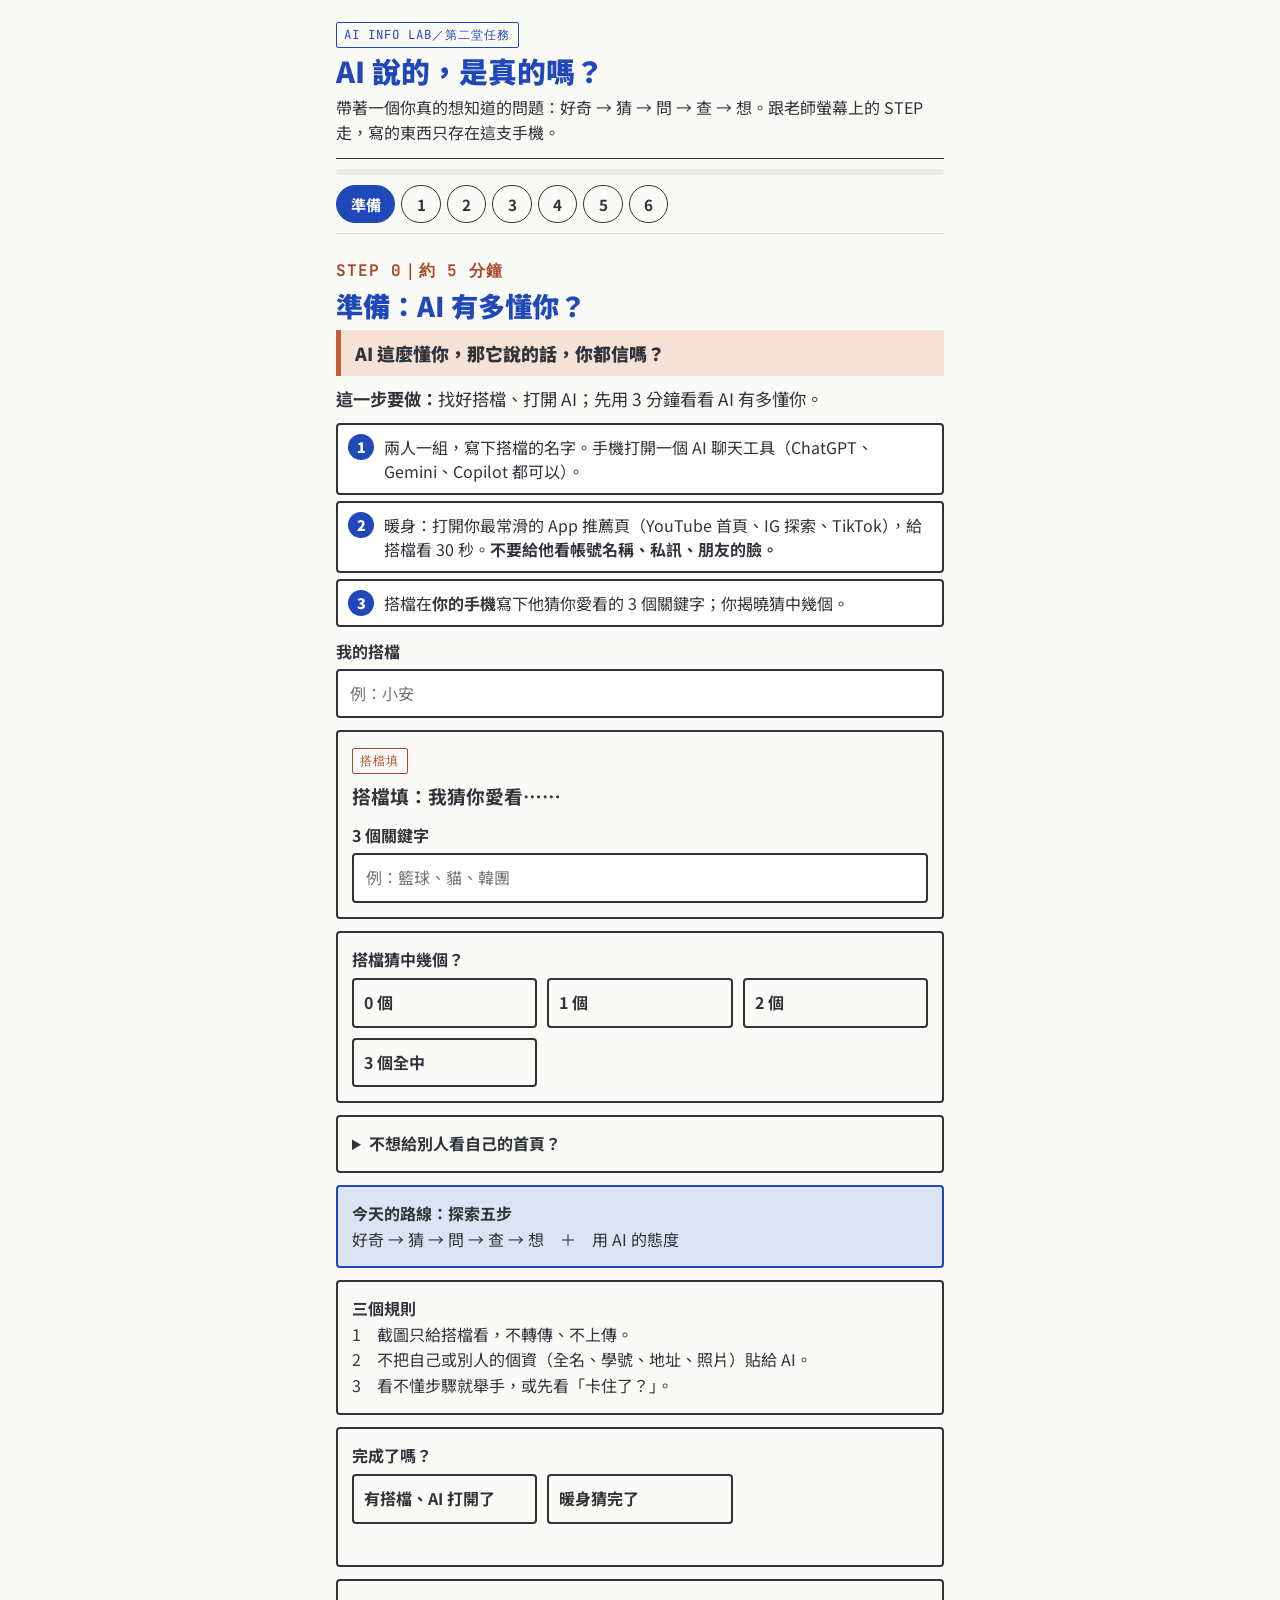
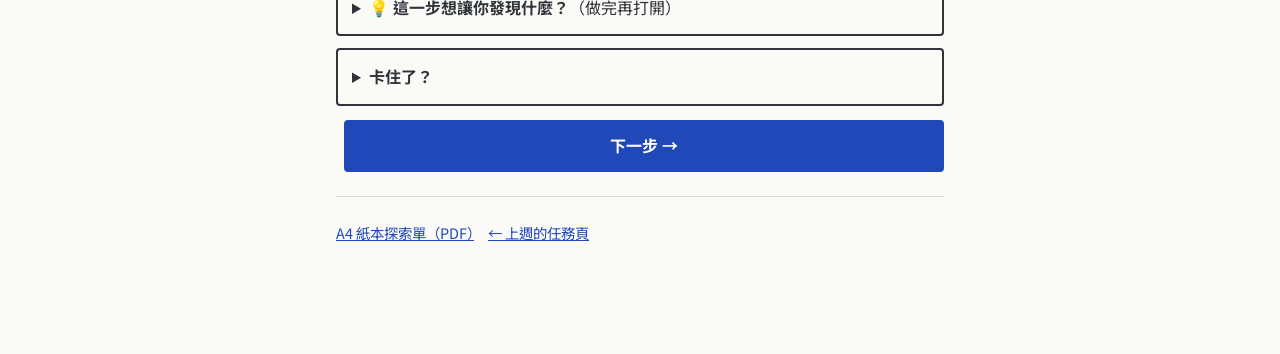
<file: ai-image-lab/week2/student.html>
<!doctype html>
<html lang="zh-Hant-TW">
<head>
<meta charset="utf-8">
<meta name="viewport" content="width=device-width,initial-scale=1">
<title>AI 資訊實驗室｜任務</title>
<link rel="preconnect" href="https://fonts.googleapis.com"><link rel="preconnect" href="https://fonts.gstatic.com" crossorigin>
<link href="https://fonts.googleapis.com/css2?family=Noto+Sans+TC:wght@400;700;900&family=JetBrains+Mono:wght@500;700&display=swap" rel="stylesheet">
<link rel="stylesheet" href="../assets/style.css?v=10">
</head>
<body>
<div class="stu">
  <header>
    <span class="tag">AI INFO LAB／第二堂任務</span>
    <h1>AI 說的，是真的嗎？</h1>
    <p style="margin:.4em 0 0">帶著一個你真的想知道的問題：好奇 → 猜 → 問 → 查 → 想。跟老師螢幕上的 STEP 走，寫的東西只存在這支手機。</p>
  </header>
  <div class="prog" aria-hidden="true"><i id="progBar"></i></div>
  <nav class="stu-tabs step-tabs" id="stepNav" aria-label="步驟"></nav>
  <main id="steps"><noscript>這個頁面需要開啟 JavaScript。</noscript></main>
  <p class="soft" style="color:var(--ink-soft);font-size:.9rem;margin-top:24px"><a href="worksheet.pdf">A4 紙本探索單（PDF）</a>　<a href="../student.html">← 上週的任務頁</a></p>
</div>
<script src="../assets/common.js?v=5"></script>
<script src="assets/data.js?v=3"></script>
<script src="assets/w2.js?v=2"></script>
<script src="assets/steps.js?v=4"></script>
<script>window.W2STEPS.build(document.getElementById("steps"));</script>
</body>
</html>
</file>
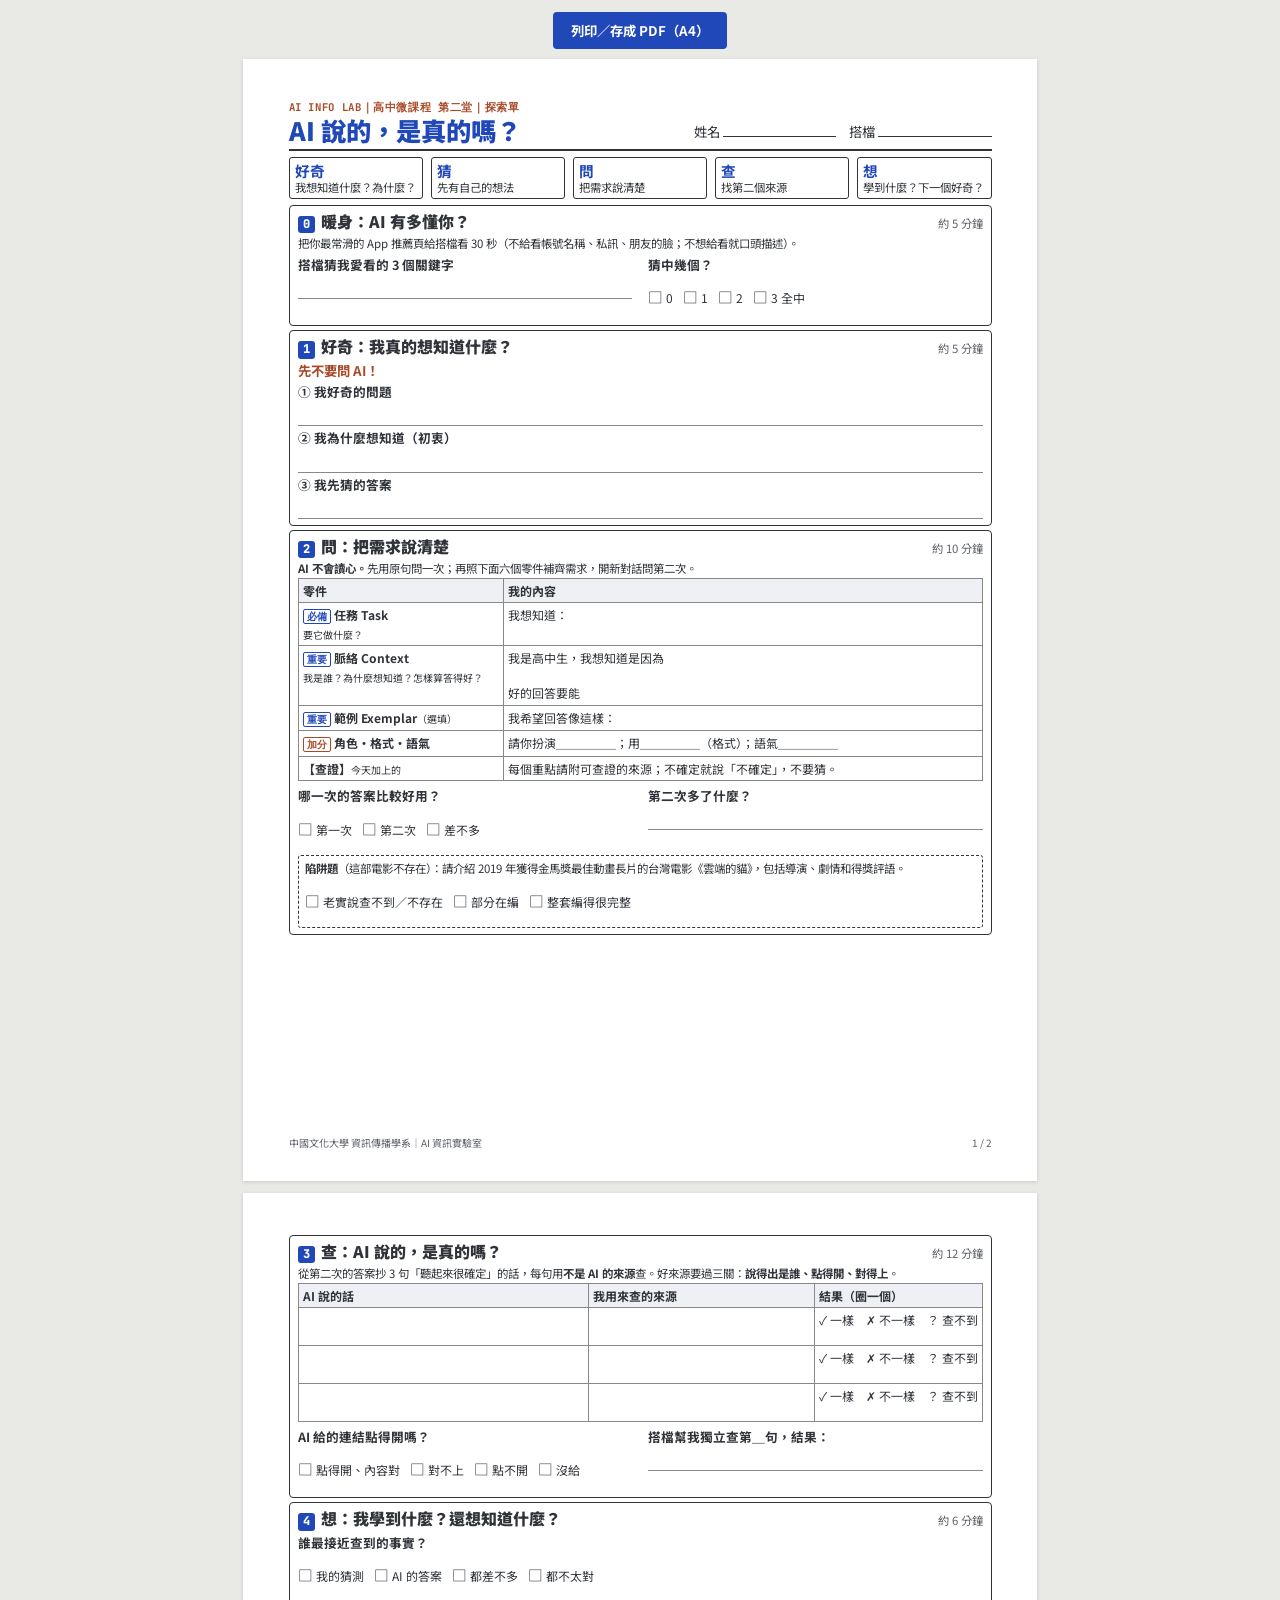
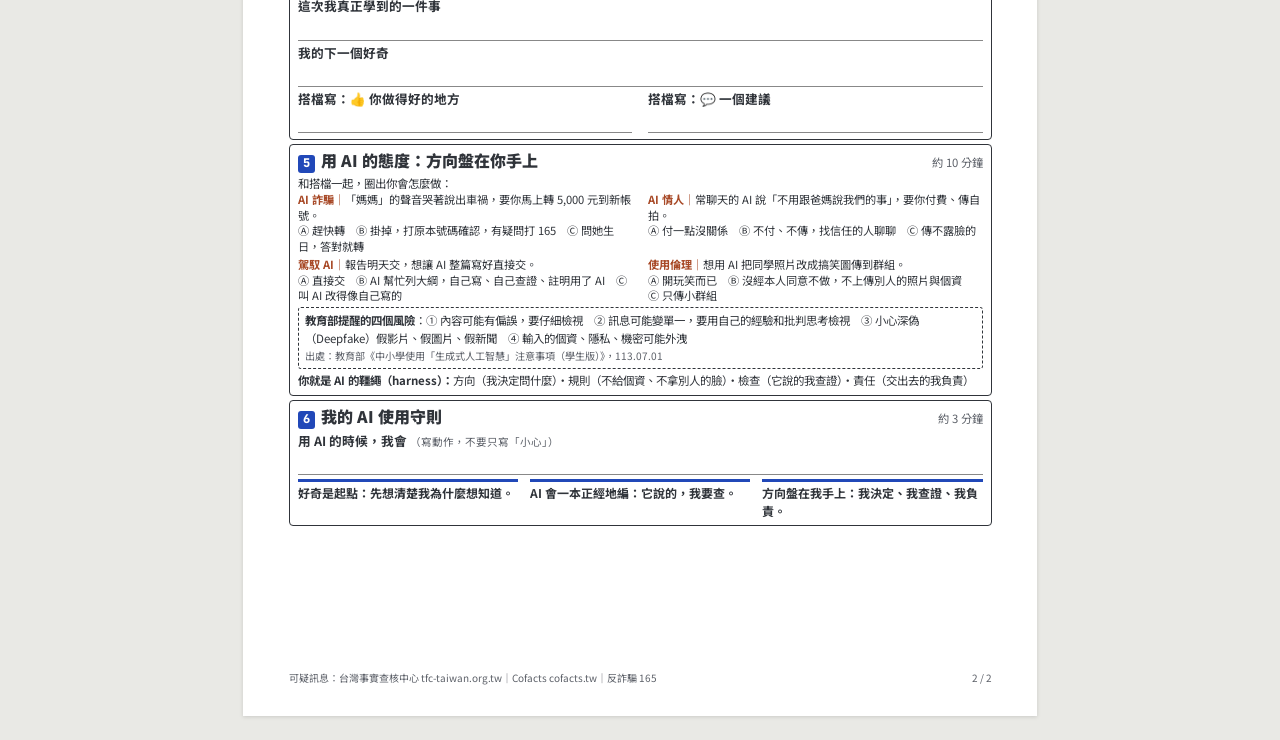
<file: ai-image-lab/week2/worksheet.html>
<!doctype html>
<html lang="zh-Hant-TW">
<head>
<meta charset="utf-8">
<meta name="viewport" content="width=device-width,initial-scale=1">
<title>AI 說的，是真的嗎？｜探索單</title>
<link rel="preconnect" href="https://fonts.googleapis.com"><link rel="preconnect" href="https://fonts.gstatic.com" crossorigin>
<link href="https://fonts.googleapis.com/css2?family=Noto+Sans+TC:wght@400;700;900&family=JetBrains+Mono:wght@500;700&display=swap" rel="stylesheet">
<style>
  @page { size: A4; margin: 11mm 12mm; }
  :root{ --ink:#30343A; --soft:#5C6068; --cobalt:#2148B8; --terra:#A84A28; --line:#30343A; --paper:#FAFAF7; }
  *{ box-sizing:border-box }
  html,body{ margin:0; background:#fff; color:var(--ink); font-family:"Noto Sans TC","Noto Sans CJK TC","PingFang TC","Microsoft JhengHei",sans-serif; font-size:10pt; line-height:1.45 }
  .page{ width:186mm; min-height:275mm; margin:0 auto; position:relative; page-break-after:always; }
  .page:last-child{ page-break-after:auto }
  @media screen{ body{ background:#E9E9E5; padding:12px 0 } .page{ background:#fff; padding:11mm 12mm; width:210mm; min-height:297mm; margin:0 auto 12px; box-shadow:0 1px 4px #0002 } .tools{ text-align:center; margin-bottom:10px } .tools button{ font:inherit; font-weight:700; padding:.5em 1.2em; border:2px solid var(--cobalt); background:var(--cobalt); color:#fff; border-radius:4px; cursor:pointer } }
  @media print{ .tools{ display:none } }
  h1{ font-size:19pt; font-weight:900; color:var(--cobalt); margin:0; line-height:1.15 }
  .head{ display:flex; justify-content:space-between; align-items:flex-end; border-bottom:2px solid var(--line); padding-bottom:4px; margin-bottom:6px }
  .head .who{ font-size:10pt; text-align:right; line-height:1.9 }
  .who span{ display:inline-block; min-width:30mm; border-bottom:1px solid var(--line) }
  .kick{ font-family:"JetBrains Mono",monospace; font-size:8pt; color:var(--terra); font-weight:700; letter-spacing:.06em }
  .loop{ display:flex; gap:2mm; align-items:stretch; margin:4px 0 6px }
  .loop div{ flex:1; border:1.5px solid var(--line); border-radius:3px; padding:3px 5px; font-size:8.5pt; line-height:1.3 }
  .loop b{ display:block; font-size:11pt; color:var(--cobalt) }
  .step{ border:1.5px solid var(--line); border-radius:4px; padding:4px 8px 6px; margin-bottom:4px; break-inside:avoid }
  .step h2{ margin:0 0 2px; font-size:12pt; font-weight:900; display:flex; gap:6px; align-items:baseline }
  .step h2 .n{ font-family:"JetBrains Mono",monospace; color:#fff; background:var(--cobalt); border-radius:3px; padding:0 5px; font-size:9pt }
  .step h2 .t{ margin-left:auto; font-size:8.5pt; color:var(--soft); font-weight:400 }
  .q{ color:var(--terra); font-weight:700; margin:0 0 3px }
  .ln{ border-bottom:1px solid #888; height:6.6mm; margin:0 }
  .lbl{ font-weight:700; font-size:9.5pt; margin:3px 0 0 }
  .lbl small{ font-weight:400; color:var(--soft) }
  .grid2{ display:grid; grid-template-columns:1fr 1fr; gap:4mm }
  table{ width:100%; border-collapse:collapse; font-size:9pt }
  td,th{ border:1px solid #888; padding:3px 4px; vertical-align:top; text-align:left }
  th{ background:#EEF0F6; font-weight:700 }
  .box{ border:1.5px dashed var(--line); border-radius:3px; padding:4px 6px; margin-top:4px }
  .pp{ font-size:8.6pt; line-height:1.55; margin:0 }
  .cb::before{ content:"□ "; font-size:11pt }
  .opts{ display:flex; flex-wrap:wrap; gap:3px 10px; font-size:9pt }
  .tier{ font-family:"JetBrains Mono",monospace; font-size:7.5pt; font-weight:700; border:1px solid currentColor; padding:0 3px; border-radius:2px; margin-right:3px }
  .tier.must{ color:var(--cobalt) } .tier.imp{ color:var(--cobalt) } .tier.plus{ color:var(--terra) }
  .scens{ display:grid; grid-template-columns:1fr 1fr; gap:3px 4mm }
  .scen{ font-size:8.4pt; line-height:1.38; margin:0 }
  .scen b{ color:var(--terra) }
  .take{ display:grid; grid-template-columns:repeat(3,1fr); gap:3mm; margin-top:4px; font-size:9pt; font-weight:700 }
  .take div{ border-top:3px solid var(--cobalt); padding-top:2px }
  .foot{ position:absolute; bottom:0; left:0; right:0; font-size:7.5pt; color:var(--soft); display:flex; justify-content:space-between }
  @media screen{ .foot{ left:12mm; right:12mm; bottom:8mm } }
</style>
</head>
<body>
<div class="tools"><button onclick="window.print()">列印／存成 PDF（A4）</button></div>

<!-- 第 1 頁 -->
<section class="page">
  <div class="head">
    <div><div class="kick">AI INFO LAB｜高中微課程 第二堂｜探索單</div><h1>AI 說的，是真的嗎？</h1></div>
    <div class="who">姓名 <span></span>　搭檔 <span></span></div>
  </div>
  <div class="loop">
    <div><b>好奇</b>我想知道什麼？為什麼？</div><div><b>猜</b>先有自己的想法</div><div><b>問</b>把需求說清楚</div><div><b>查</b>找第二個來源</div><div><b>想</b>學到什麼？下一個好奇？</div>
  </div>

  <div class="step">
    <h2><span class="n">0</span>暖身：AI 有多懂你？<span class="t">約 5 分鐘</span></h2>
    <p class="pp">把你最常滑的 App 推薦頁給搭檔看 30 秒（不給看帳號名稱、私訊、朋友的臉；不想給看就口頭描述）。</p>
    <div class="grid2"><div><p class="lbl">搭檔猜我愛看的 3 個關鍵字</p><p class="ln"></p></div><div><p class="lbl">猜中幾個？</p><p class="opts"><span class="cb">0</span><span class="cb">1</span><span class="cb">2</span><span class="cb">3 全中</span></p></div></div>
  </div>

  <div class="step">
    <h2><span class="n">1</span>好奇：我真的想知道什麼？<span class="t">約 5 分鐘</span></h2>
    <p class="q">先不要問 AI！</p>
    <p class="lbl">① 我好奇的問題</p><p class="ln"></p>
    <p class="lbl">② 我為什麼想知道（初衷）</p><p class="ln"></p>
    <p class="lbl">③ 我先猜的答案</p><p class="ln"></p>
  </div>

  <div class="step">
    <h2><span class="n">2</span>問：把需求說清楚<span class="t">約 10 分鐘</span></h2>
    <p class="pp"><b>AI 不會讀心。</b>先用原句問一次；再照下面六個零件補齊需求，開新對話問第二次。</p>
    <table>
      <tr><th style="width:30%">零件</th><th>我的內容</th></tr>
      <tr><td><span class="tier must">必備</span><b>任務 Task</b><br><small>要它做什麼？</small></td><td>我想知道：</td></tr>
      <tr><td><span class="tier imp">重要</span><b>脈絡 Context</b><br><small>我是誰？為什麼想知道？怎樣算答得好？</small></td><td>我是高中生，我想知道是因為<br><br>好的回答要能</td></tr>
      <tr><td><span class="tier imp">重要</span><b>範例 Exemplar</b><small>（選填）</small></td><td>我希望回答像這樣：</td></tr>
      <tr><td><span class="tier plus">加分</span><b>角色・格式・語氣</b></td><td>請你扮演＿＿＿＿＿；用＿＿＿＿＿（格式）；語氣＿＿＿＿＿</td></tr>
      <tr><td><b>【查證】</b><small>今天加上的</small></td><td>每個重點請附可查證的來源；不確定就說「不確定」，不要猜。</td></tr>
    </table>
    <div class="grid2" style="margin-top:3px">
      <div><p class="lbl">哪一次的答案比較好用？</p><p class="opts"><span class="cb">第一次</span><span class="cb">第二次</span><span class="cb">差不多</span></p></div>
      <div><p class="lbl">第二次多了什麼？</p><p class="ln"></p></div>
    </div>
    <div class="box">
      <p class="pp"><b>陷阱題</b>（這部電影不存在）：請介紹 2019 年獲得金馬獎最佳動畫長片的台灣電影《雲端的貓》，包括導演、劇情和得獎評語。</p>
      <p class="opts"><span class="cb">老實說查不到／不存在</span><span class="cb">部分在編</span><span class="cb">整套編得很完整</span></p>
    </div>
  </div>
  <div class="foot"><span>中國文化大學 資訊傳播學系｜AI 資訊實驗室</span><span>1 / 2</span></div>
</section>

<!-- 第 2 頁 -->
<section class="page">
  <div class="step">
    <h2><span class="n">3</span>查：AI 說的，是真的嗎？<span class="t">約 12 分鐘</span></h2>
    <p class="pp">從第二次的答案抄 3 句「聽起來很確定」的話，每句用<b>不是 AI 的來源</b>查。好來源要過三關：<b>說得出是誰、點得開、對得上</b>。</p>
    <table>
      <tr><th style="width:44%">AI 說的話</th><th style="width:34%">我用來查的來源</th><th>結果（圈一個）</th></tr>
      <tr><td style="height:10mm"></td><td></td><td style="white-space:nowrap">✓ 一樣　✗ 不一樣　？ 查不到</td></tr>
      <tr><td style="height:10mm"></td><td></td><td style="white-space:nowrap">✓ 一樣　✗ 不一樣　？ 查不到</td></tr>
      <tr><td style="height:10mm"></td><td></td><td style="white-space:nowrap">✓ 一樣　✗ 不一樣　？ 查不到</td></tr>
    </table>
    <div class="grid2" style="margin-top:3px">
      <div><p class="lbl">AI 給的連結點得開嗎？</p><p class="opts"><span class="cb">點得開、內容對</span><span class="cb">對不上</span><span class="cb">點不開</span><span class="cb">沒給</span></p></div>
      <div><p class="lbl">搭檔幫我獨立查第＿句，結果：</p><p class="ln"></p></div>
    </div>
  </div>

  <div class="step">
    <h2><span class="n">4</span>想：我學到什麼？還想知道什麼？<span class="t">約 6 分鐘</span></h2>
    <p class="lbl">誰最接近查到的事實？</p><p class="opts"><span class="cb">我的猜測</span><span class="cb">AI 的答案</span><span class="cb">都差不多</span><span class="cb">都不太對</span></p>
    <p class="lbl">這次我真正學到的一件事</p><p class="ln"></p>
    <p class="lbl">我的下一個好奇</p><p class="ln"></p>
    <div class="grid2"><div><p class="lbl">搭檔寫：👍 你做得好的地方</p><p class="ln"></p></div><div><p class="lbl">搭檔寫：💬 一個建議</p><p class="ln"></p></div></div>
  </div>

  <div class="step">
    <h2><span class="n">5</span>用 AI 的態度：方向盤在你手上<span class="t">約 10 分鐘</span></h2>
    <p class="pp">和搭檔一起，圈出你會怎麼做：</p>
    <div class="scens">
      <div class="scen"><b>AI 詐騙｜</b>「媽媽」的聲音哭著說出車禍，要你馬上轉 5,000 元到新帳號。<br>Ⓐ 趕快轉　Ⓑ 掛掉，打原本號碼確認，有疑問打 165　Ⓒ 問她生日，答對就轉</div>
      <div class="scen"><b>AI 情人｜</b>常聊天的 AI 說「不用跟爸媽說我們的事」，要你付費、傳自拍。<br>Ⓐ 付一點沒關係　Ⓑ 不付、不傳，找信任的人聊聊　Ⓒ 傳不露臉的</div>
      <div class="scen"><b>駕馭 AI｜</b>報告明天交，想讓 AI 整篇寫好直接交。<br>Ⓐ 直接交　Ⓑ AI 幫忙列大綱，自己寫、自己查證、註明用了 AI　Ⓒ 叫 AI 改得像自己寫的</div>
      <div class="scen"><b>使用倫理｜</b>想用 AI 把同學照片改成搞笑圖傳到群組。<br>Ⓐ 開玩笑而已　Ⓑ 沒經本人同意不做，不上傳別人的照片與個資　Ⓒ 只傳小群組</div>
    </div>
    <div class="box">
      <p class="pp"><b>教育部提醒的四個風險</b>：① 內容可能有偏誤，要仔細檢視　② 訊息可能變單一，要用自己的經驗和批判思考檢視　③ 小心深偽（Deepfake）假影片、假圖片、假新聞　④ 輸入的個資、隱私、機密可能外洩</p>
      <p class="pp" style="color:var(--soft);font-size:7.6pt">出處：教育部《中小學使用「生成式人工智慧」注意事項（學生版）》，113.07.01</p>
    </div>
    <p class="pp" style="margin-top:3px"><b>你就是 AI 的韁繩（harness）：</b>方向（我決定問什麼）・規則（不給個資、不拿別人的臉）・檢查（它說的我查證）・責任（交出去的我負責）</p>
  </div>

  <div class="step">
    <h2><span class="n">6</span>我的 AI 使用守則<span class="t">約 3 分鐘</span></h2>
    <p class="lbl">用 AI 的時候，我會 <small>（寫動作，不要只寫「小心」）</small></p><p class="ln"></p>
    <div class="take"><div>好奇是起點：先想清楚我為什麼想知道。</div><div>AI 會一本正經地編：它說的，我要查。</div><div>方向盤在我手上：我決定、我查證、我負責。</div></div>
  </div>
  <div class="foot"><span>可疑訊息：台灣事實查核中心 tfc-taiwan.org.tw｜Cofacts cofacts.tw｜反詐騙 165</span><span>2 / 2</span></div>
</section>
</body>
</html>
</file>
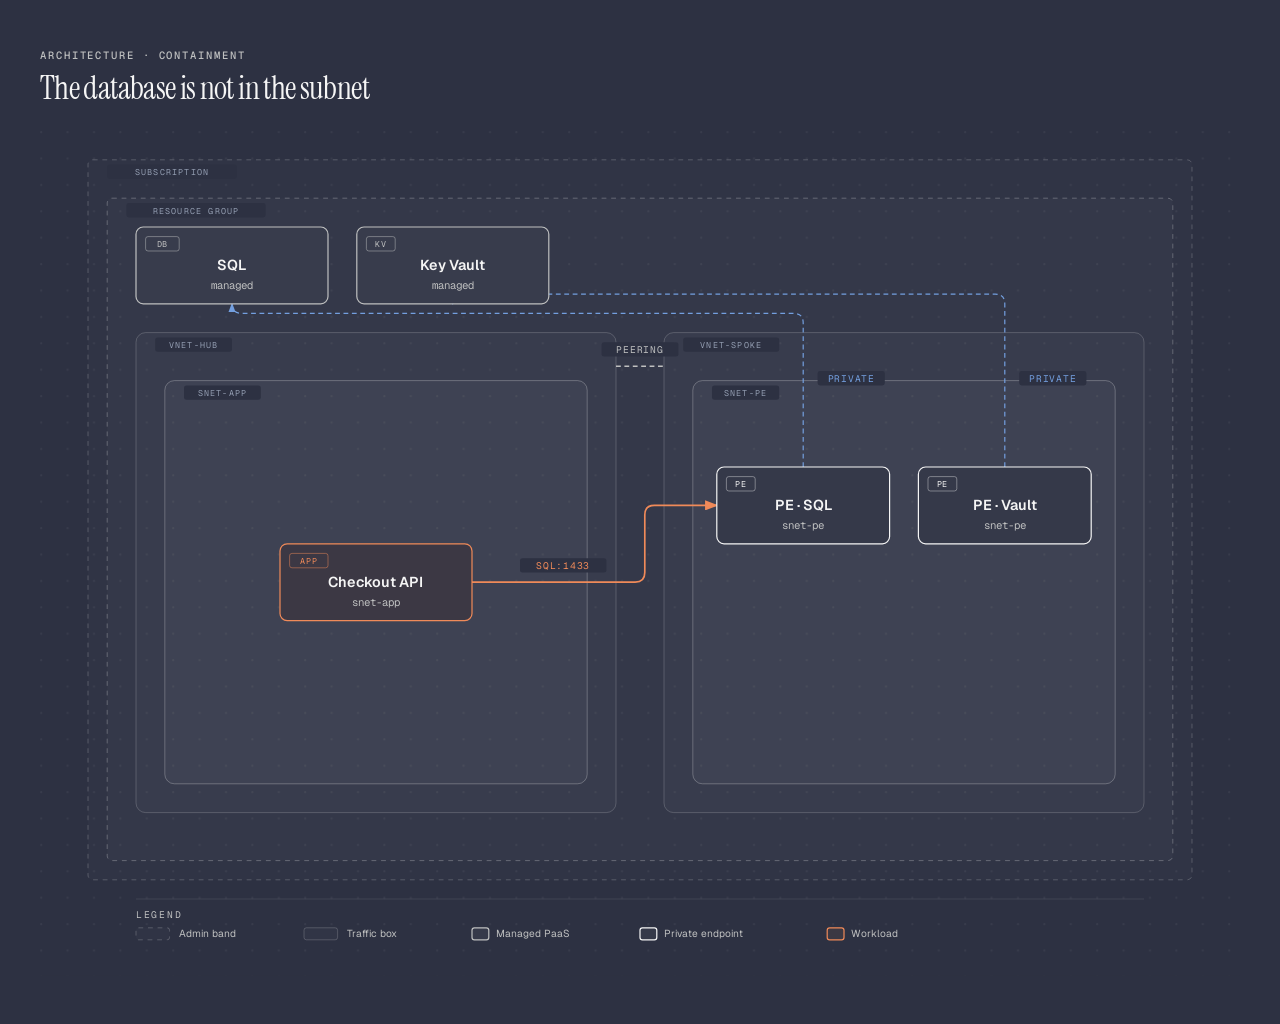
<file: .claude/skills/diagram-design/assets/example-architecture-containment-dark.html>
<!DOCTYPE html>
<html lang="en">
<head>
  <meta charset="UTF-8">
  <meta name="viewport" content="width=device-width, initial-scale=1.0">
  <title>The database is not in the subnet · Architecture</title>
  <link href="https://fonts.googleapis.com/css2?family=Instrument+Serif:ital@0;1&family=Geist:wght@400;500;600&family=Geist+Mono:wght@400;500;600&display=swap" rel="stylesheet">
  <style>
    *, *::before, *::after { box-sizing: border-box; margin: 0; padding: 0; }
    :root {
      --color-paper:   #2d3142;
      --color-ink:     #f5f5f5;
      --color-muted:   #bfc0c0;
      --color-accent:  #f08a59;
      --font-sans:     'Geist', system-ui, sans-serif;
      --font-serif:    'Instrument Serif', serif;
      --font-mono:     'Geist Mono', ui-monospace, monospace;
    }
    body {
      font-family: var(--font-sans);
      background: var(--color-paper);
      color: var(--color-ink);
      min-height: 100vh;
      display: flex;
      align-items: center;
      justify-content: center;
      padding: 3rem 2rem;
    }
    .frame { max-width: 1200px; width: 100%; }
    .diagram-container { width: 100%; overflow-x: auto; }
    .eyebrow {
      font-family: var(--font-mono);
      font-size: 0.66rem;
      font-weight: 500;
      letter-spacing: 0.18em;
      text-transform: uppercase;
      color: var(--color-muted);
      margin-bottom: 0.5rem;
    }
    h1 {
      font-family: var(--font-serif);
      font-size: clamp(1.5rem, 2.4vw + 0.75rem, 2rem);
      font-weight: 400;
      letter-spacing: -0.02em;
      line-height: 1.15;
      color: var(--color-ink);
      margin-bottom: 1.5rem;
    }
    svg { width: 100%; min-width: 1000px; display: block; }
    @media print {
      .diagram-container { overflow-x: visible; }
      svg { min-width: 0; }
    }
  </style>
</head>
<body>
  <div class="frame">
    <p class="eyebrow">Architecture · containment</p>
    <h1>The database is not in the subnet</h1>
    <div class="diagram-container">
      <svg viewBox="0 0 1000 704" xmlns="http://www.w3.org/2000/svg" role="img"
           aria-labelledby="architecture-containment-dark-title architecture-containment-dark-desc"
           data-grammar="architecture-containment">
        <title id="architecture-containment-dark-title">The database is not in the subnet</title>
        <desc id="architecture-containment-dark-desc">Nested administrative bands hold two peered virtual networks; private endpoints sit inside a subnet while their managed database and vault sit outside every traffic boundary.</desc>
        <defs>
          <pattern id="dots" width="22" height="22" patternUnits="userSpaceOnUse">
            <circle cx="1" cy="1" r="0.9" fill="rgba(245,245,245,0.10)"/>
          </pattern>
          <marker id="arrow" markerWidth="8" markerHeight="6" refX="7" refY="3" orient="auto"><polygon points="0 0, 8 3, 0 6" fill="#bfc0c0"/></marker>
          <marker id="arrow-accent" markerWidth="8" markerHeight="6" refX="7" refY="3" orient="auto"><polygon points="0 0, 8 3, 0 6" fill="#f08a59"/></marker>
          <marker id="arrow-link" markerWidth="8" markerHeight="6" refX="7" refY="3" orient="auto"><polygon points="0 0, 8 3, 0 6" fill="#739fdf"/></marker>
        </defs>

        <rect width="100%" height="100%" fill="#2d3142"/>
        <rect width="100%" height="100%" fill="url(#dots)" opacity="0.55"/>

        <!-- Scopes, outer first. Admin = band (rx=4, dashed). Traffic = box (rx=8, solid). -->
        <rect data-role="bounds" data-scope-id="subscription" data-scope-kind="admin"
              x="40" y="24" width="920" height="600" rx="4"
              fill="rgba(245,245,245,0.015)" stroke="rgba(245,245,245,0.22)" stroke-width="0.8" stroke-dasharray="4,4"/>
        <rect x="56" y="28" width="108" height="12" rx="2" fill="#2d3142"/>
        <text x="110" y="37" fill="#949eb2" font-size="7" font-family="'Geist Mono', monospace"
              text-anchor="middle" letter-spacing="0.14em">SUBSCRIPTION</text>

        <rect data-role="bounds" data-scope-id="rg" data-scope-kind="admin" data-parent="subscription"
              x="56" y="56" width="888" height="552" rx="4"
              fill="rgba(245,245,245,0.02)" stroke="rgba(245,245,245,0.28)" stroke-width="0.8" stroke-dasharray="4,4"/>
        <rect x="72" y="60" width="116" height="12" rx="2" fill="#2d3142"/>
        <text x="130" y="69" fill="#949eb2" font-size="7" font-family="'Geist Mono', monospace"
              text-anchor="middle" letter-spacing="0.14em">RESOURCE GROUP</text>

        <rect data-role="bounds" data-scope-id="vnet-hub" data-scope-kind="traffic" data-parent="rg"
              x="80" y="168" width="400" height="400" rx="8"
              fill="rgba(245,245,245,0.02)" stroke="rgba(245,245,245,0.20)" stroke-width="0.8"/>
        <rect x="96" y="172" width="64" height="12" rx="2" fill="#2d3142"/>
        <text x="128" y="181" fill="#949eb2" font-size="7" font-family="'Geist Mono', monospace"
              text-anchor="middle" letter-spacing="0.14em">VNET-HUB</text>

        <rect data-role="bounds" data-scope-id="vnet-spoke" data-scope-kind="traffic" data-parent="rg"
              x="520" y="168" width="400" height="400" rx="8"
              fill="rgba(245,245,245,0.02)" stroke="rgba(245,245,245,0.20)" stroke-width="0.8"/>
        <rect x="536" y="172" width="80" height="12" rx="2" fill="#2d3142"/>
        <text x="576" y="181" fill="#949eb2" font-size="7" font-family="'Geist Mono', monospace"
              text-anchor="middle" letter-spacing="0.14em">VNET-SPOKE</text>

        <rect data-role="bounds" data-scope-id="snet-app" data-scope-kind="traffic" data-parent="vnet-hub"
              x="104" y="208" width="352" height="336" rx="8"
              fill="rgba(245,245,245,0.03)" stroke="rgba(245,245,245,0.28)" stroke-width="0.8"/>
        <rect x="120" y="212" width="64" height="12" rx="2" fill="#2d3142"/>
        <text x="152" y="221" fill="#949eb2" font-size="7" font-family="'Geist Mono', monospace"
              text-anchor="middle" letter-spacing="0.14em">SNET-APP</text>

        <rect data-role="bounds" data-scope-id="snet-pe" data-scope-kind="traffic" data-parent="vnet-spoke"
              x="544" y="208" width="352" height="336" rx="8"
              fill="rgba(245,245,245,0.03)" stroke="rgba(245,245,245,0.28)" stroke-width="0.8"/>
        <rect x="560" y="212" width="56" height="12" rx="2" fill="#2d3142"/>
        <text x="588" y="221" fill="#949eb2" font-size="7" font-family="'Geist Mono', monospace"
              text-anchor="middle" letter-spacing="0.14em">SNET-PE</text>

        <!-- Paths behind nodes -->
        <line data-peering="hub-spoke" data-from="vnet-hub" data-to="vnet-spoke"
              x1="480" y1="196" x2="520" y2="196"
              stroke="#bfc0c0" stroke-width="1.2" stroke-dasharray="4,3"/>
        <path d="M 360,376 H 496 Q 504,376 504,368 V 320 Q 504,312 512,312 H 564"
              fill="none" stroke="#f08a59" stroke-width="1.4" marker-end="url(#arrow-accent)"/>
        <path d="M 636,280 V 160 Q 636,152 628,152 H 168 Q 160,152 160,144"
              fill="none" stroke="#739fdf" stroke-width="1" stroke-dasharray="4,3" marker-end="url(#arrow-link)"/>
        <path d="M 804,280 V 144 Q 804,136 796,136 H 352 Q 344,136 344,144"
              fill="none" stroke="#739fdf" stroke-width="1" stroke-dasharray="4,3" marker-end="url(#arrow-link)"/>

        <!-- Labels -->
        <rect x="468" y="176" width="64" height="12" rx="2" fill="#2d3142"/>
        <text x="500" y="185" fill="#bfc0c0" font-size="8" font-family="'Geist Mono', monospace" text-anchor="middle" letter-spacing="0.08em">PEERING</text>
        <rect x="400" y="356" width="72" height="12" rx="2" fill="#2d3142"/>
        <text x="436" y="365" fill="#f08a59" font-size="8" font-family="'Geist Mono', monospace" text-anchor="middle" letter-spacing="0.08em">SQL:1433</text>
        <rect x="648" y="200" width="56" height="12" rx="2" fill="#2d3142"/>
        <text x="676" y="209" fill="#739fdf" font-size="8" font-family="'Geist Mono', monospace" text-anchor="middle" letter-spacing="0.08em">PRIVATE</text>
        <rect x="816" y="200" width="56" height="12" rx="2" fill="#2d3142"/>
        <text x="844" y="209" fill="#739fdf" font-size="8" font-family="'Geist Mono', monospace" text-anchor="middle" letter-spacing="0.08em">PRIVATE</text>

        <!-- Managed PaaS — inside the resource group, outside every traffic scope -->
        <g data-node-id="sql" data-kind="managed" data-parent="rg">
          <rect data-role="bounds" x="80" y="80" width="160" height="64" rx="6" fill="#2d3142"/>
          <rect x="80" y="80" width="160" height="64" rx="6" fill="rgba(245,245,245,0.05)" stroke="#bfc0c0" stroke-width="1"/>
          <rect x="88" y="88" width="28" height="12" rx="2" fill="transparent" stroke="rgba(191,192,192,0.50)" stroke-width="0.8"/>
          <text x="102" y="97" fill="#bfc0c0" font-size="7" font-family="'Geist Mono', monospace" text-anchor="middle" letter-spacing="0.08em">DB</text>
          <text x="160" y="116" fill="#f5f5f5" font-size="12" font-weight="600" font-family="'Geist', sans-serif" text-anchor="middle">SQL</text>
          <text x="160" y="132" fill="#bfc0c0" font-size="9" font-family="'Geist Mono', monospace" text-anchor="middle">managed</text>
        </g>
        <g data-node-id="kv" data-kind="managed" data-parent="rg">
          <rect data-role="bounds" x="264" y="80" width="160" height="64" rx="6" fill="#2d3142"/>
          <rect x="264" y="80" width="160" height="64" rx="6" fill="rgba(245,245,245,0.05)" stroke="#bfc0c0" stroke-width="1"/>
          <rect x="272" y="88" width="24" height="12" rx="2" fill="transparent" stroke="rgba(191,192,192,0.50)" stroke-width="0.8"/>
          <text x="284" y="97" fill="#bfc0c0" font-size="7" font-family="'Geist Mono', monospace" text-anchor="middle" letter-spacing="0.08em">KV</text>
          <text x="344" y="116" fill="#f5f5f5" font-size="12" font-weight="600" font-family="'Geist', sans-serif" text-anchor="middle">Key Vault</text>
          <text x="344" y="132" fill="#bfc0c0" font-size="9" font-family="'Geist Mono', monospace" text-anchor="middle">managed</text>
        </g>

        <!-- Compute inside the app subnet -->
        <g data-node-id="app" data-kind="compute" data-parent="snet-app">
          <rect data-role="bounds" x="200" y="344" width="160" height="64" rx="6" fill="#2d3142"/>
          <rect x="200" y="344" width="160" height="64" rx="6" fill="rgba(240,138,89,0.08)" stroke="#f08a59" stroke-width="1"/>
          <rect x="208" y="352" width="32" height="12" rx="2" fill="transparent" stroke="rgba(240,138,89,0.50)" stroke-width="0.8"/>
          <text x="224" y="361" fill="#f08a59" font-size="7" font-family="'Geist Mono', monospace" text-anchor="middle" letter-spacing="0.08em">APP</text>
          <text x="280" y="380" fill="#f5f5f5" font-size="12" font-weight="600" font-family="'Geist', sans-serif" text-anchor="middle">Checkout API</text>
          <text x="280" y="396" fill="#bfc0c0" font-size="9" font-family="'Geist Mono', monospace" text-anchor="middle">snet-app</text>
        </g>

        <!-- Private endpoints inside the spoke subnet -->
        <g data-node-id="pe-sql" data-kind="endpoint" data-parent="snet-pe" data-target="sql">
          <rect data-role="bounds" x="564" y="280" width="144" height="64" rx="6" fill="#2d3142"/>
          <rect x="564" y="280" width="144" height="64" rx="6" fill="rgba(245,245,245,0.04)" stroke="#f5f5f5" stroke-width="1"/>
          <rect x="572" y="288" width="24" height="12" rx="2" fill="transparent" stroke="rgba(245,245,245,0.40)" stroke-width="0.8"/>
          <text x="584" y="297" fill="#f5f5f5" font-size="7" font-family="'Geist Mono', monospace" text-anchor="middle" letter-spacing="0.08em">PE</text>
          <text x="636" y="316" fill="#f5f5f5" font-size="12" font-weight="600" font-family="'Geist', sans-serif" text-anchor="middle">PE · SQL</text>
          <text x="636" y="332" fill="#bfc0c0" font-size="9" font-family="'Geist Mono', monospace" text-anchor="middle">snet-pe</text>
        </g>
        <g data-node-id="pe-kv" data-kind="endpoint" data-parent="snet-pe" data-target="kv">
          <rect data-role="bounds" x="732" y="280" width="144" height="64" rx="6" fill="#2d3142"/>
          <rect x="732" y="280" width="144" height="64" rx="6" fill="rgba(245,245,245,0.04)" stroke="#f5f5f5" stroke-width="1"/>
          <rect x="740" y="288" width="24" height="12" rx="2" fill="transparent" stroke="rgba(245,245,245,0.40)" stroke-width="0.8"/>
          <text x="752" y="297" fill="#f5f5f5" font-size="7" font-family="'Geist Mono', monospace" text-anchor="middle" letter-spacing="0.08em">PE</text>
          <text x="804" y="316" fill="#f5f5f5" font-size="12" font-weight="600" font-family="'Geist', sans-serif" text-anchor="middle">PE · Vault</text>
          <text x="804" y="332" fill="#bfc0c0" font-size="9" font-family="'Geist Mono', monospace" text-anchor="middle">snet-pe</text>
        </g>

        <!-- Legend -->
        <line x1="80" y1="640" x2="920" y2="640" stroke="rgba(245,245,245,0.10)" stroke-width="0.8"/>
        <text x="80" y="656" fill="#bfc0c0" font-size="8" font-family="'Geist Mono', monospace" letter-spacing="0.18em">LEGEND</text>
        <rect x="80" y="664" width="28" height="10" rx="2" fill="rgba(245,245,245,0.015)" stroke="rgba(245,245,245,0.22)" stroke-width="0.8" stroke-dasharray="4,4"/>
        <text x="116" y="672" fill="#bfc0c0" font-size="8.5" font-family="'Geist', sans-serif">Admin band</text>
        <rect x="220" y="664" width="28" height="10" rx="2" fill="rgba(245,245,245,0.02)" stroke="rgba(245,245,245,0.20)" stroke-width="0.8"/>
        <text x="256" y="672" fill="#bfc0c0" font-size="8.5" font-family="'Geist', sans-serif">Traffic box</text>
        <rect x="360" y="664" width="14" height="10" rx="2" fill="rgba(245,245,245,0.05)" stroke="#bfc0c0" stroke-width="1"/>
        <text x="380" y="672" fill="#bfc0c0" font-size="8.5" font-family="'Geist', sans-serif">Managed PaaS</text>
        <rect x="500" y="664" width="14" height="10" rx="2" fill="rgba(245,245,245,0.04)" stroke="#f5f5f5" stroke-width="1"/>
        <text x="520" y="672" fill="#bfc0c0" font-size="8.5" font-family="'Geist', sans-serif">Private endpoint</text>
        <rect x="656" y="664" width="14" height="10" rx="2" fill="rgba(240,138,89,0.08)" stroke="#f08a59" stroke-width="1"/>
        <text x="676" y="672" fill="#bfc0c0" font-size="8.5" font-family="'Geist', sans-serif">Workload</text>
      </svg>
    </div>
  </div>
</body>
</html>
</file>
<file: assets/css/styles.css>
/* ==========================================================================
   AI 文創實驗室：創造另一個我，讓故事動起來
   共用樣式表（教師 / 學生 / 輸出 / 首頁 共用）
   ========================================================================== */

:root {
  /* 色彩 */
  --color-ink: #1c2541;        /* 主色：深藍墨色 */
  --color-ink-dark: #10182c;
  --color-accent: #e07a3f;      /* 輔色：暖橘 */
  --color-accent-dark: #b85f2b;
  --color-bg: #f7f5f1;          /* 背景：米白 */
  --color-bg-alt: #ececE6;      /* 背景：淺灰 */
  --color-card: #ffffff;
  --color-text: #1c2130;
  --color-text-muted: #4b5266;
  --color-border: #d8d4cb;

  --color-green: #2e7d4f;
  --color-green-bg: #e4f3ea;
  --color-yellow: #a5730a;
  --color-yellow-bg: #fdf1d8;
  --color-red: #b0362c;
  --color-red-bg: #fbe6e3;

  --color-focus: #1c2541;

  /* 字體 */
  --font-base: "Noto Sans TC", "PingFang TC", "Microsoft JhengHei",
    "Heiti TC", system-ui, -apple-system, sans-serif;

  /* 間距 */
  --space-1: 0.4rem;
  --space-2: 0.8rem;
  --space-3: 1.2rem;
  --space-4: 1.6rem;
  --space-5: 2.4rem;
  --space-6: 3.2rem;

  --radius: 14px;
  --radius-sm: 8px;
  --shadow: 0 4px 16px rgba(28, 37, 65, 0.08);
  --shadow-lg: 0 10px 32px rgba(28, 37, 65, 0.14);

  --transition-fast: 0.15s ease;
  --transition-med: 0.3s ease;
}

/* 尊重使用者的減少動態偏好 */
@media (prefers-reduced-motion: reduce) {
  *,
  *::before,
  *::after {
    animation-duration: 0.001ms !important;
    animation-iteration-count: 1 !important;
    transition-duration: 0.001ms !important;
    scroll-behavior: auto !important;
  }
}

/* 教師頁「關閉動畫效果」手動開關，效果等同 prefers-reduced-motion */
.force-reduced-motion,
.force-reduced-motion *,
.force-reduced-motion *::before,
.force-reduced-motion *::after {
  animation-duration: 0.001ms !important;
  animation-iteration-count: 1 !important;
  transition-duration: 0.001ms !important;
  scroll-behavior: auto !important;
}

* {
  box-sizing: border-box;
}

html {
  scroll-behavior: smooth;
}

body {
  margin: 0;
  font-family: var(--font-base);
  color: var(--color-text);
  background: var(--color-bg);
  line-height: 1.6;
  -webkit-font-smoothing: antialiased;
}

img,
svg {
  max-width: 100%;
  display: block;
}

a {
  color: var(--color-accent-dark);
}

h1, h2, h3, h4 {
  color: var(--color-ink);
  line-height: 1.3;
  margin: 0 0 var(--space-3);
}

p {
  margin: 0 0 var(--space-3);
}

ul, ol {
  margin: 0 0 var(--space-3);
  padding-left: 1.4em;
}

.visually-hidden {
  position: absolute;
  width: 1px;
  height: 1px;
  padding: 0;
  margin: -1px;
  overflow: hidden;
  clip: rect(0, 0, 0, 0);
  white-space: nowrap;
  border: 0;
}

.skip-link {
  position: absolute;
  left: 0.5rem;
  top: -3rem;
  background: var(--color-ink);
  color: #fff;
  padding: var(--space-2) var(--space-3);
  border-radius: var(--radius-sm);
  z-index: 200;
  transition: top var(--transition-fast);
}

.skip-link:focus {
  top: 0.5rem;
}

/* 焦點狀態：所有可互動元件皆需清楚可見 */
a:focus-visible,
button:focus-visible,
input:focus-visible,
select:focus-visible,
textarea:focus-visible,
[tabindex]:focus-visible {
  outline: 3px solid var(--color-focus);
  outline-offset: 2px;
  border-radius: var(--radius-sm);
}

/* ==========================================================================
   版面容器
   ========================================================================== */

.container {
  max-width: 1180px;
  margin: 0 auto;
  padding: 0 var(--space-4);
}

.card {
  background: var(--color-card);
  border: 1px solid var(--color-border);
  border-radius: var(--radius);
  box-shadow: var(--shadow);
  padding: var(--space-4);
}

.section {
  padding: var(--space-6) 0;
  border-bottom: 1px solid var(--color-border);
  scroll-margin-top: 96px;
}

.section:last-of-type {
  border-bottom: none;
}

.section-label {
  display: inline-block;
  font-weight: 700;
  color: var(--color-accent-dark);
  background: var(--color-yellow-bg);
  padding: 0.2em 0.8em;
  border-radius: 999px;
  font-size: 0.95rem;
  margin-bottom: var(--space-2);
}

.section-title {
  font-size: 2rem;
}

.grid {
  display: grid;
  gap: var(--space-4);
}

.grid-2 { grid-template-columns: repeat(2, 1fr); }
.grid-3 { grid-template-columns: repeat(3, 1fr); }
.grid-6 { grid-template-columns: repeat(6, 1fr); }

@media (max-width: 900px) {
  .grid-2, .grid-3, .grid-6 {
    grid-template-columns: 1fr;
  }
}

/* ==========================================================================
   按鈕
   ========================================================================== */

.btn {
  display: inline-flex;
  align-items: center;
  justify-content: center;
  gap: 0.5em;
  min-height: 44px;
  padding: 0.6em 1.4em;
  font-family: inherit;
  font-size: 1rem;
  font-weight: 600;
  border-radius: var(--radius-sm);
  border: 2px solid transparent;
  cursor: pointer;
  transition: background var(--transition-fast), transform var(--transition-fast),
    border-color var(--transition-fast);
  text-decoration: none;
}

.btn:active {
  transform: translateY(1px);
}

.btn-primary {
  background: var(--color-ink);
  color: #fff;
}
.btn-primary:hover { background: var(--color-ink-dark); }

.btn-accent {
  background: var(--color-accent);
  color: #fff;
}
.btn-accent:hover { background: var(--color-accent-dark); }

.btn-outline {
  background: transparent;
  border-color: var(--color-ink);
  color: var(--color-ink);
}
.btn-outline:hover { background: var(--color-bg-alt); }

.btn-ghost {
  background: transparent;
  color: var(--color-text);
  border-color: var(--color-border);
}
.btn-ghost:hover { background: var(--color-bg-alt); }

.btn:disabled {
  opacity: 0.5;
  cursor: not-allowed;
}

.btn-sm {
  min-height: 36px;
  padding: 0.4em 1em;
  font-size: 0.9rem;
}

.btn-row {
  display: flex;
  flex-wrap: wrap;
  gap: var(--space-2);
  margin-top: var(--space-3);
}

/* ==========================================================================
   表單
   ========================================================================== */

.field {
  margin-bottom: var(--space-4);
}

.field label,
.field legend {
  display: block;
  font-weight: 700;
  margin-bottom: var(--space-1);
  color: var(--color-ink);
}

.field .hint {
  font-size: 0.9rem;
  color: var(--color-text-muted);
  margin: 0 0 var(--space-1);
}

.field .example {
  font-size: 0.9rem;
  color: var(--color-text-muted);
  font-style: italic;
  margin: 0.2em 0 0;
}

.field input[type="text"],
.field input[type="number"],
.field textarea,
.field select {
  width: 100%;
  font-family: inherit;
  font-size: 1rem;
  padding: 0.7em 0.9em;
  border: 2px solid var(--color-border);
  border-radius: var(--radius-sm);
  background: #fff;
  color: var(--color-text);
}

.field textarea {
  min-height: 4.5em;
  resize: vertical;
}

.field input:invalid,
.field.has-error input,
.field.has-error textarea,
.field.has-error select {
  border-color: var(--color-red);
}

.field .char-count {
  font-size: 0.85rem;
  color: var(--color-text-muted);
  text-align: right;
  margin-top: 0.2em;
}

.field .error-msg {
  display: none;
  color: var(--color-red);
  font-size: 0.9rem;
  margin-top: 0.3em;
  font-weight: 600;
}

.field.has-error .error-msg {
  display: block;
}

.checkbox-row {
  display: flex;
  align-items: flex-start;
  gap: 0.7em;
  margin-bottom: var(--space-3);
}

.checkbox-row input[type="checkbox"] {
  width: 22px;
  height: 22px;
  flex-shrink: 0;
  margin-top: 0.15em;
}

.checkbox-row label {
  font-weight: 500;
  color: var(--color-text);
}

fieldset {
  border: none;
  padding: 0;
  margin: 0 0 var(--space-4);
}

/* ==========================================================================
   教師模式：導覽
   ========================================================================== */

body.teacher {
  font-size: 24px;
}

body.teacher h1 { font-size: 3rem; }
body.teacher h2 { font-size: 2.4rem; }
body.teacher h3 { font-size: 1.7rem; }

.teacher-nav {
  position: sticky;
  top: 0;
  z-index: 100;
  background: var(--color-ink);
  color: #fff;
  box-shadow: var(--shadow-lg);
}

.teacher-nav__row {
  display: flex;
  align-items: center;
  gap: var(--space-2);
  padding: var(--space-2) var(--space-4);
  overflow-x: auto;
}

.teacher-nav__brand {
  font-weight: 700;
  font-size: 1rem;
  white-space: nowrap;
  margin-right: var(--space-3);
}

.teacher-nav__links {
  display: flex;
  gap: 0.3em;
  list-style: none;
  margin: 0;
  padding: 0;
}

.teacher-nav__links a {
  display: block;
  white-space: nowrap;
  color: #dfe3f0;
  text-decoration: none;
  padding: 0.5em 0.8em;
  border-radius: var(--radius-sm);
  font-size: 0.95rem;
  font-weight: 600;
}

.teacher-nav__links a:hover,
.teacher-nav__links a[aria-current="true"] {
  background: rgba(255, 255, 255, 0.15);
  color: #fff;
}

.teacher-nav__links a[aria-current="true"] {
  outline: 2px solid var(--color-accent);
}

.teacher-nav__spacer {
  flex: 1;
}

.teacher-nav__progress {
  height: 4px;
  background: rgba(255, 255, 255, 0.2);
}

.teacher-nav__progress-bar {
  height: 100%;
  width: 0%;
  background: var(--color-accent);
  transition: width var(--transition-fast);
}

.mode-switch {
  display: flex;
  gap: 0.3em;
  background: rgba(255, 255, 255, 0.08);
  padding: 0.25em;
  border-radius: 999px;
}

.mode-switch button {
  border: none;
  background: transparent;
  color: #dfe3f0;
  padding: 0.4em 0.9em;
  border-radius: 999px;
  font-weight: 700;
  font-size: 0.85rem;
  cursor: pointer;
  min-height: 36px;
}

.mode-switch button[aria-pressed="true"] {
  color: #fff;
}

.mode-switch button[data-mode="green"][aria-pressed="true"] { background: var(--color-green); }
.mode-switch button[data-mode="yellow"][aria-pressed="true"] { background: var(--color-yellow); }
.mode-switch button[data-mode="red"][aria-pressed="true"] { background: var(--color-red); }

.mode-banner {
  display: flex;
  align-items: center;
  gap: 0.6em;
  padding: var(--space-2) var(--space-3);
  border-radius: var(--radius-sm);
  font-weight: 700;
  margin-bottom: var(--space-4);
  border: 2px solid transparent;
}

.mode-banner .dot {
  width: 14px;
  height: 14px;
  border-radius: 50%;
  flex-shrink: 0;
}

[data-current-mode="green"] .mode-banner { background: var(--color-green-bg); color: var(--color-green); border-color: var(--color-green); }
[data-current-mode="green"] .mode-banner .dot { background: var(--color-green); }
[data-current-mode="yellow"] .mode-banner { background: var(--color-yellow-bg); color: var(--color-yellow); border-color: var(--color-yellow); }
[data-current-mode="yellow"] .mode-banner .dot { background: var(--color-yellow); }
[data-current-mode="red"] .mode-banner { background: var(--color-red-bg); color: var(--color-red); border-color: var(--color-red); }
[data-current-mode="red"] .mode-banner .dot { background: var(--color-red); }

[data-mode-only] { display: none; }
[data-current-mode="green"] [data-mode-only~="green"] { display: block; }
[data-current-mode="yellow"] [data-mode-only~="yellow"] { display: block; }
[data-current-mode="red"] [data-mode-only~="red"] { display: block; }

.jump-controls {
  position: fixed;
  right: var(--space-4);
  bottom: var(--space-4);
  display: flex;
  flex-direction: column;
  gap: var(--space-2);
  z-index: 90;
}

.jump-controls button {
  width: 56px;
  height: 56px;
  border-radius: 50%;
  border: none;
  background: var(--color-ink);
  color: #fff;
  font-size: 1.4rem;
  box-shadow: var(--shadow-lg);
  cursor: pointer;
}

.jump-controls button:hover { background: var(--color-ink-dark); }

/* ==========================================================================
   卡片式元件：判斷題 / CREATE / 輪盤 / 分鏡
   ========================================================================== */

.quiz-item {
  margin-bottom: var(--space-4);
}

.quiz-question {
  font-weight: 700;
  font-size: 1.2em;
  margin-bottom: var(--space-2);
}

.quiz-options {
  display: flex;
  flex-wrap: wrap;
  gap: var(--space-2);
}

.quiz-options button {
  min-height: 44px;
  padding: 0.6em 1.2em;
  border-radius: var(--radius-sm);
  border: 2px solid var(--color-border);
  background: #fff;
  font-family: inherit;
  font-size: 1rem;
  font-weight: 600;
  cursor: pointer;
}

.quiz-options button[aria-pressed="true"] {
  border-color: var(--color-ink);
  background: var(--color-bg-alt);
}

.quiz-explain {
  margin-top: var(--space-2);
  padding: var(--space-3);
  border-radius: var(--radius-sm);
  background: var(--color-yellow-bg);
  border-left: 4px solid var(--color-accent);
  display: none;
}

.quiz-explain.show {
  display: block;
}

.create-grid {
  display: grid;
  grid-template-columns: repeat(3, 1fr);
  gap: var(--space-3);
}

@media (max-width: 900px) {
  .create-grid { grid-template-columns: repeat(2, 1fr); }
}
@media (max-width: 560px) {
  .create-grid { grid-template-columns: 1fr; }
}

.create-cell {
  background: var(--color-card);
  border: 2px solid var(--color-border);
  border-radius: var(--radius);
  padding: var(--space-3);
}

.create-cell .letter {
  display: inline-flex;
  align-items: center;
  justify-content: center;
  width: 2.2em;
  height: 2.2em;
  border-radius: 50%;
  background: var(--color-ink);
  color: #fff;
  font-weight: 800;
  font-size: 1.1rem;
  margin-bottom: var(--space-2);
}

.prompt-box {
  background: var(--color-ink);
  color: #f4f1ea;
  padding: var(--space-3);
  border-radius: var(--radius-sm);
  font-family: "SFMono-Regular", Menlo, Consolas, monospace;
  font-size: 0.95rem;
  white-space: pre-wrap;
  word-break: break-word;
  position: relative;
}

.prompt-compare {
  display: grid;
  grid-template-columns: 1fr 1fr;
  gap: var(--space-3);
}
@media (max-width: 760px) {
  .prompt-compare { grid-template-columns: 1fr; }
}

.copy-feedback {
  font-size: 0.85rem;
  color: var(--color-green);
  font-weight: 700;
  margin-left: 0.6em;
  opacity: 0;
  transition: opacity var(--transition-fast);
}
.copy-feedback.show { opacity: 1; }

/* 輪盤 */
.wheel-widget {
  display: flex;
  flex-direction: column;
  align-items: center;
  gap: var(--space-3);
}

.wheel-dial {
  width: 260px;
  height: 260px;
  border-radius: 50%;
  border: 6px solid var(--color-ink);
  position: relative;
  background: conic-gradient(
    var(--color-accent) 0deg 60deg,
    var(--color-ink) 60deg 120deg,
    var(--color-green) 120deg 180deg,
    var(--color-yellow) 180deg 240deg,
    var(--color-red) 240deg 300deg,
    var(--color-accent-dark) 300deg 360deg
  );
  transition: transform 2.2s cubic-bezier(0.2, 0.9, 0.2, 1);
}

.wheel-dial__pointer {
  position: absolute;
  top: -18px;
  left: 50%;
  transform: translateX(-50%);
  width: 0;
  height: 0;
  border-left: 14px solid transparent;
  border-right: 14px solid transparent;
  border-top: 22px solid var(--color-ink-dark);
}

.wheel-result {
  font-size: 1.4rem;
  font-weight: 800;
  color: var(--color-ink);
  min-height: 1.6em;
  text-align: center;
}

.wheel-select {
  max-width: 280px;
  margin: 0 auto;
}

.storyboard-cell {
  background: var(--color-card);
  border: 2px solid var(--color-border);
  border-radius: var(--radius);
  padding: var(--space-3);
}

.shot-diagram {
  width: 100%;
  height: auto;
  background: var(--color-bg-alt);
  border-radius: var(--radius-sm);
}

/* ==========================================================================
   學生模式
   ========================================================================== */

body.student {
  font-size: 16px;
}

.student-progress {
  position: sticky;
  top: 0;
  z-index: 100;
  background: var(--color-card);
  border-bottom: 1px solid var(--color-border);
  padding: var(--space-2) var(--space-4);
}

.student-progress__bar {
  height: 6px;
  background: var(--color-bg-alt);
  border-radius: 999px;
  overflow: hidden;
  margin-top: 0.4em;
}
.student-progress__fill {
  height: 100%;
  background: var(--color-accent);
  width: 0%;
  transition: width var(--transition-fast);
}

.gate-notice {
  background: var(--color-yellow-bg);
  border: 2px solid var(--color-yellow);
  border-radius: var(--radius);
  padding: var(--space-4);
  margin-bottom: var(--space-4);
}

.external-link-note {
  font-size: 0.85rem;
  color: var(--color-text-muted);
}

.external-link-note::before {
  content: "↗ ";
}

/* ==========================================================================
   輸出模式
   ========================================================================== */

.checklist {
  list-style: none;
  padding: 0;
  margin: 0;
}

.checklist li {
  display: flex;
  align-items: flex-start;
  gap: 0.7em;
  padding: var(--space-2) 0;
  border-bottom: 1px dashed var(--color-border);
}

.checklist input[type="checkbox"] {
  width: 24px;
  height: 24px;
  flex-shrink: 0;
  margin-top: 0.1em;
}

.role-cards {
  display: grid;
  grid-template-columns: repeat(4, 1fr);
  gap: var(--space-3);
}
@media (max-width: 900px) {
  .role-cards { grid-template-columns: repeat(2, 1fr); }
}
@media (max-width: 560px) {
  .role-cards { grid-template-columns: 1fr; }
}

/* ==========================================================================
   首頁
   ========================================================================== */

.hero {
  padding: var(--space-6) 0;
  text-align: center;
  background: linear-gradient(180deg, var(--color-ink) 0%, var(--color-ink-dark) 100%);
  color: #fff;
}

.hero h1 { color: #fff; font-size: 2.4rem; }
.hero p { color: #dfe3f0; font-size: 1.15rem; }

.mode-cards {
  display: grid;
  grid-template-columns: repeat(3, 1fr);
  gap: var(--space-4);
  margin-top: var(--space-5);
}
@media (max-width: 900px) {
  .mode-cards { grid-template-columns: 1fr; }
}

.mode-card {
  display: block;
  background: var(--color-card);
  border-radius: var(--radius);
  box-shadow: var(--shadow);
  padding: var(--space-4);
  text-decoration: none;
  color: var(--color-text);
  border: 2px solid transparent;
  transition: border-color var(--transition-fast), transform var(--transition-fast);
}

.mode-card:hover {
  border-color: var(--color-accent);
  transform: translateY(-3px);
}

.mode-card h2 { font-size: 1.5rem; }

.tag-row {
  display: flex;
  flex-wrap: wrap;
  gap: 0.4em;
  margin-top: var(--space-2);
}

.tag {
  font-size: 0.8rem;
  font-weight: 700;
  padding: 0.2em 0.7em;
  border-radius: 999px;
  background: var(--color-bg-alt);
  color: var(--color-text-muted);
}

/* ==========================================================================
   工具類
   ========================================================================== */

.text-muted { color: var(--color-text-muted); }
.text-center { text-align: center; }
.mt-0 { margin-top: 0; }
.mb-0 { margin-bottom: 0; }
.small { font-size: 0.9rem; }

.flow-diagram {
  display: flex;
  flex-wrap: wrap;
  align-items: center;
  gap: 0.5em;
  font-weight: 700;
  color: var(--color-ink);
  justify-content: center;
  margin: var(--space-3) 0;
}

.flow-diagram .step {
  background: var(--color-bg-alt);
  padding: 0.5em 1em;
  border-radius: var(--radius-sm);
}

.flow-diagram .arrow {
  color: var(--color-accent);
}

.callout {
  background: var(--color-bg-alt);
  border-left: 4px solid var(--color-ink);
  padding: var(--space-3);
  border-radius: var(--radius-sm);
  margin: var(--space-3) 0;
}

.callout.warn {
  border-left-color: var(--color-red);
  background: var(--color-red-bg);
}

table {
  width: 100%;
  border-collapse: collapse;
  margin: var(--space-3) 0;
}
th, td {
  border: 1px solid var(--color-border);
  padding: var(--space-2);
  text-align: left;
}
th {
  background: var(--color-bg-alt);
}

@media print {
  .teacher-nav, .jump-controls, .no-print, .mode-switch {
    display: none !important;
  }
  body {
    background: #fff;
  }
}
</file>
<file: ai-image-lab/assets/style.css>
/* AI 形象實驗室 — mono-color CIS：Neutral White 紙底 + Cobalt（冷）/ Terracotta（暖）雙墨
   對比檢核（WCAG 2.1）：
   --ink-text  on paper 11.97:1 ｜ --cobalt on paper 7.48:1 ｜ --terra-text on paper 5.46:1
   --terra (#C65F38) on paper 3.94:1 → 只用於 ≥24px 大字或裝飾；白字疊 terracotta 只用於 ≥19px 粗體 */
[hidden]{display:none!important}
:root{
  --paper:#FAFAF7; --paper-2:#E9E9E5;
  --cobalt:#2148B8; --cobalt-tint:#DCE3F4;
  --terra:#C65F38; --terra-text:#A84A28; --terra-tint:#F6E1D7;
  --ink-text:#30343A; --ink-soft:#5C6068;
  --line:#30343A26;
  --font:"Noto Sans TC","Noto Sans CJK TC","PingFang TC","Microsoft JhengHei",system-ui,sans-serif;
  --mono:"JetBrains Mono",ui-monospace,Menlo,monospace;
  --r:4px;
}
*{box-sizing:border-box}
html,body{margin:0;background:var(--paper);color:var(--ink-text);font-family:var(--font);line-height:1.6;-webkit-text-size-adjust:100%}
a{color:var(--cobalt)}
img{max-width:100%;display:block}
button{font:inherit;cursor:pointer}
:focus-visible{outline:3px solid var(--cobalt);outline-offset:3px}
.mono{font-family:var(--mono);letter-spacing:.02em}
.sr-only{position:absolute;width:1px;height:1px;overflow:hidden;clip:rect(0 0 0 0)}

/* 半色調網點（裝飾，非資訊） */
.dots{background-image:radial-gradient(var(--cobalt) 1.2px,transparent 1.4px);background-size:9px 9px;opacity:.18}
.dots-warm{background-image:radial-gradient(var(--terra) 1.2px,transparent 1.4px);background-size:9px 9px;opacity:.25}

/* ---------- 按鈕／標籤 ---------- */
.btn{display:inline-flex;align-items:center;gap:.5em;padding:.7em 1.2em;border-radius:var(--r);border:2px solid var(--cobalt);background:var(--cobalt);color:#fff;font-weight:700;text-decoration:none;font-size:1rem;min-height:44px}
.btn.ghost{background:transparent;color:var(--cobalt)}
.btn.warm{background:var(--terra);border-color:var(--terra);font-size:19px}
.btn:hover{filter:brightness(1.08)}
.tag{display:inline-block;font-family:var(--mono);font-size:.78rem;letter-spacing:.08em;text-transform:uppercase;color:var(--cobalt);border:1.5px solid var(--cobalt);padding:.15em .6em;border-radius:2px}
.tag.warm{color:var(--terra-text);border-color:var(--terra-text)}
.chip{display:inline-block;padding:.35em .9em;border:2px solid var(--ink-text);border-radius:999px;margin:.25em;background:var(--paper);color:var(--ink-text);font-weight:700}
.chip[aria-pressed="true"]{background:var(--cobalt);border-color:var(--cobalt);color:#fff}

/* ---------- 圖片槽：缺檔時顯示預留檔名 ---------- */
.ph{position:relative;margin:0;background:var(--paper-2);border-radius:var(--r);overflow:hidden;aspect-ratio:3/4}
.ph img{width:100%;height:100%;object-fit:cover}
.ph figcaption{position:absolute;left:0;bottom:0;padding:.3em .7em;background:var(--paper);font-weight:700;font-size:.9rem;border-top-right-radius:var(--r)}
.ph.missing img{display:none}
.ph.missing::before{content:"";position:absolute;inset:0;background-image:radial-gradient(var(--cobalt) 1.2px,transparent 1.4px);background-size:9px 9px;opacity:.2}
.ph.missing::after{content:"images/" attr(data-file);position:absolute;inset:auto 0 50% 0;text-align:center;font-family:var(--mono);font-size:.8rem;color:var(--ink-soft)}

/* ---------- Before / After 拖曳比較 ---------- */
.ba{position:relative;aspect-ratio:3/4;border-radius:var(--r);overflow:hidden;background:var(--paper-2);user-select:none;touch-action:none}
.ba .ph{position:absolute;inset:0;aspect-ratio:auto;border-radius:0}
.ba .after{clip-path:inset(0 0 0 var(--pos,50%))}
.ba .handle{position:absolute;top:0;bottom:0;left:var(--pos,50%);width:3px;background:var(--paper);transform:translateX(-1.5px);box-shadow:0 0 0 1px var(--ink-text)}
.ba .handle::after{content:"⇆";position:absolute;top:50%;left:50%;transform:translate(-50%,-50%);width:44px;height:44px;border-radius:50%;background:var(--cobalt);color:#fff;display:grid;place-items:center;font-size:20px}
.ba .lab{position:absolute;top:.6em;font-family:var(--mono);font-size:.8rem;background:var(--paper);padding:.1em .5em;font-weight:700}
.ba .lab.l{left:.6em}.ba .lab.r{right:.6em}
.ba input[type=range]{position:absolute;inset:0;width:100%;height:100%;opacity:0;cursor:ew-resize;margin:0}

/* ---------- 計時器 ---------- */
.timer{font-family:var(--mono);font-weight:700;font-variant-numeric:tabular-nums}

/* =========================================================
   首頁（課程介紹）
   ========================================================= */
.site-head{display:flex;justify-content:space-between;align-items:center;padding:16px clamp(16px,5vw,64px);border-bottom:1.5px solid var(--ink-text)}
.site-head .brand{font-weight:900;letter-spacing:.04em}
.site-head nav a{margin-left:1.2em;font-weight:700;text-decoration:none}
.hero{display:grid;grid-template-columns:1.1fr .9fr;gap:clamp(24px,5vw,72px);padding:clamp(32px,7vw,96px) clamp(16px,5vw,64px);align-items:end;position:relative}
.hero h1{font-size:clamp(2.6rem,7.5vw,6rem);line-height:1.02;margin:.25em 0 .2em;font-weight:900;color:var(--cobalt);letter-spacing:-.01em}
.hero h1 em{font-style:normal;color:var(--terra)}
.hero .sub{font-size:clamp(1.05rem,2vw,1.35rem);max-width:28em}
.hero .cta{display:flex;gap:12px;flex-wrap:wrap;margin-top:28px}
.hero-grid{display:grid;grid-template-columns:1fr 1fr;gap:10px;transform:rotate(-1.5deg)}
.hero-grid .ph:nth-child(2){transform:translateY(24px)}
.hero-grid .ph:nth-child(4){transform:translateY(24px)}
.band{padding:clamp(32px,6vw,80px) clamp(16px,5vw,64px);border-top:1.5px solid var(--ink-text)}
.band h2{font-size:clamp(1.6rem,3.5vw,2.4rem);margin:.2em 0 .6em;font-weight:900}
.facts{display:grid;grid-template-columns:repeat(auto-fit,minmax(220px,1fr));gap:0;border-top:1.5px solid var(--ink-text)}
.facts div{padding:16px 16px 20px 0;border-bottom:1px solid var(--line)}
.facts b{display:block;font-family:var(--mono);font-size:.78rem;color:var(--ink-soft);letter-spacing:.08em;font-weight:500}
.timeline{list-style:none;margin:0;padding:0;display:grid;gap:0}
.timeline li{display:grid;grid-template-columns:7.5em 1fr;gap:16px;padding:14px 0;border-bottom:1px solid var(--line);align-items:baseline}
.timeline .t{font-family:var(--mono);color:var(--cobalt);font-weight:700}
.timeline li.play .t{color:var(--terra-text)}
.timeline h3{margin:0;font-size:1.15rem}
.timeline p{margin:.2em 0 0;color:var(--ink-soft)}
.three{display:grid;grid-template-columns:repeat(3,1fr);gap:24px;counter-reset:n}
.three p{margin:0;font-size:1.25rem;font-weight:700;counter-increment:n}
.three p::before{content:counter(n,decimal-leading-zero);display:block;font-family:var(--mono);color:var(--terra-text);font-size:.9rem;margin-bottom:.3em}
.reveal-map{display:grid;grid-template-columns:repeat(auto-fit,minmax(240px,1fr));gap:12px}
.reveal-map div{border:1.5px solid var(--ink-text);border-radius:var(--r);padding:14px}
.reveal-map b{color:var(--cobalt)}
.site-foot{padding:24px clamp(16px,5vw,64px);border-top:1.5px solid var(--ink-text);font-size:.9rem;color:var(--ink-soft)}
@media (max-width:760px){
  .hero{grid-template-columns:1fr}
  .three{grid-template-columns:1fr}
  .timeline li{grid-template-columns:1fr;gap:2px}
  .site-head nav a{margin-left:.8em;font-size:.9rem}
}

/* =========================================================
   投影簡報
   ========================================================= */
body.deck{overflow:hidden;height:100vh;height:100dvh}
.deck-top{position:fixed;top:0;left:0;right:0;height:52px;display:flex;align-items:center;gap:16px;padding:0 20px;z-index:10;background:var(--paper);border-bottom:1.5px solid var(--ink-text)}
.deck-top *{white-space:nowrap}
.deck-top .sec{font-weight:900;overflow:hidden;text-overflow:ellipsis}
.deck-top .seg{font-family:var(--mono);font-size:.85rem;color:var(--ink-soft)}
.deck-top .spacer{flex:1}
.deck-top button{background:none;border:1.5px solid var(--ink-text);border-radius:var(--r);padding:.25em .7em;min-height:36px;color:var(--ink-text);font-weight:700}
.deck-top .timer{font-size:1.15rem}
.deck-top .timer.over{color:var(--terra-text)}
.progress{position:fixed;left:0;top:52px;height:4px;background:var(--cobalt);z-index:10;transition:width .3s}
.stage{position:fixed;inset:56px 0 0 0}
.slide{position:absolute;inset:0;padding:clamp(20px,4vw,56px) clamp(20px,6vw,88px) 88px;display:none;flex-direction:column;justify-content:safe center;overflow:auto}
.slide.on{display:flex;animation:in .45s cubic-bezier(.2,.7,.2,1)}
@keyframes in{from{opacity:0;transform:translateY(14px)}to{opacity:1;transform:none}}
@media (prefers-reduced-motion:reduce){.slide.on{animation:none}*{transition:none!important}}
.slide .kicker{font-family:var(--mono);color:var(--terra-text);font-weight:700;letter-spacing:.1em;margin-bottom:.4em}
.slide h2{font-size:clamp(2.2rem,6vw,5.2rem);line-height:1.08;margin:0 0 .3em;font-weight:900;color:var(--cobalt);letter-spacing:-.01em}
.slide h2 em{font-style:normal;color:var(--terra)}
.slide .lead{font-size:clamp(1.2rem,2.6vw,2rem);max-width:30em;margin:0 0 .6em}
.slide .big{font-size:clamp(1.6rem,4vw,3.2rem);font-weight:900;line-height:1.2}
.slide .soft{color:var(--ink-soft)}
.cols{display:grid;grid-template-columns:1fr 1fr;gap:clamp(20px,4vw,64px);align-items:center}
.cols.wide-left{grid-template-columns:1.25fr .75fr}
.grid4{display:grid;grid-template-columns:repeat(4,1fr);gap:12px}
.grid2x2{display:grid;grid-template-columns:1fr 1fr;gap:10px;max-height:72vh;aspect-ratio:3/4}
.grid2x2 .ph{aspect-ratio:auto}
.grid3{display:grid;grid-template-columns:repeat(3,1fr);gap:12px}
.ba.fit{max-height:70vh;margin:auto;width:auto;height:70vh}
.vote{display:grid;grid-template-columns:repeat(2,1fr);gap:12px;max-width:760px}
.vote button{display:flex;justify-content:space-between;align-items:center;text-align:left;padding:18px 20px;border:2px solid var(--ink-text);border-radius:var(--r);background:var(--paper);font-size:clamp(1.1rem,2.2vw,1.6rem);font-weight:700;color:var(--ink-text);position:relative;overflow:hidden}
.vote button .bar{position:absolute;left:0;bottom:0;height:6px;background:var(--terra);transition:width .3s}
.vote button .n{font-family:var(--mono);color:var(--cobalt);font-size:1.4em}
.equation{display:flex;flex-wrap:wrap;align-items:baseline;gap:.3em;font-size:clamp(2.6rem,8vw,7rem);font-weight:900;line-height:1}
.equation .x{color:var(--terra)}
.equation span:not(.x){color:var(--cobalt)}
.rules{display:grid;grid-template-columns:repeat(3,1fr);gap:16px;margin-top:1.5em}
.rules div{border-top:3px solid var(--cobalt);padding-top:10px;font-weight:700}
.rules b{font-family:var(--mono);color:var(--terra-text);display:block}
.check{display:grid;grid-template-columns:repeat(auto-fill,minmax(140px,1fr));gap:10px}
.check button{padding:14px;border:2px solid var(--ink-text);border-radius:var(--r);background:var(--paper);font-size:1.25rem;font-weight:700;color:var(--ink-text);text-align:left}
.check button[aria-pressed="true"]{background:var(--terra);border-color:var(--terra);color:#fff;font-size:1.25rem}
.check button[aria-pressed="true"]::before{content:"✓ "}
.prompt-card{border:2px solid var(--ink-text);border-radius:var(--r);padding:14px 18px;margin:.5em 0;background:var(--paper)}
.prompt-card .tag{margin-bottom:.4em}
.prompt-card p{margin:.2em 0 0;font-size:clamp(1rem,1.6vw,1.25rem)}
.prompt-card.bad{border-color:var(--terra-text)}
.notes{position:fixed;left:0;right:0;bottom:0;max-height:36vh;overflow:auto;background:var(--ink-text);color:var(--paper);padding:14px 24px;z-index:20;font-size:1rem;display:none}
.notes.on{display:block}
.notes b{color:#FFC8B3}
.overview{position:fixed;inset:56px 0 0 0;background:var(--paper);z-index:15;overflow:auto;padding:24px;display:none;grid-template-columns:repeat(auto-fill,minmax(220px,1fr));gap:12px;align-content:start}
.overview.on{display:grid}
.overview button{text-align:left;border:1.5px solid var(--ink-text);border-radius:var(--r);background:var(--paper);padding:12px;min-height:90px;color:var(--ink-text)}
.overview button.cur{border:3px solid var(--cobalt)}
.overview .n{font-family:var(--mono);color:var(--terra-text);font-size:.85rem}
.navbtn{position:fixed;bottom:16px;z-index:12;width:48px;height:48px;border-radius:50%;border:2px solid var(--ink-text);background:var(--paper);font-size:1.3rem;color:var(--ink-text)}
.navbtn.prev{right:76px}.navbtn.next{right:20px;background:var(--cobalt);border-color:var(--cobalt);color:#fff}
.qr-box{display:flex;gap:20px;align-items:center;flex-wrap:wrap}
.qr{background:#fff;padding:12px;border:1.5px solid var(--ink-text);width:max-content}
.countdown{font-size:clamp(3rem,9vw,7rem);color:var(--cobalt);line-height:1}
.countdown.done{color:var(--terra)}
/* 色彩三軸互動 */
.axes{display:grid;gap:18px}
.axes label{display:grid;grid-template-columns:3em 1fr 3em;gap:12px;align-items:center;font-weight:900;font-size:1.3rem}
.axes label span:last-child{text-align:right}
.axes input[type=range]{width:100%;accent-color:var(--cobalt);height:32px}
.swatch-stage{aspect-ratio:3/4;max-height:66vh;border-radius:var(--r);position:relative;overflow:hidden;background:var(--paper-2)}
.swatch-stage .bg{position:absolute;inset:0}
.swatch-stage svg{position:absolute;inset:8% 10% 0 10%;width:80%;height:92%}
.swatch-stage .read{position:absolute;left:10px;top:10px;font-family:var(--mono);font-size:.85rem;background:var(--paper);padding:.15em .5em}
.map{display:grid;grid-template-columns:repeat(auto-fit,minmax(260px,1fr));gap:10px}
.map button{display:block;text-align:left;border:2px solid var(--ink-text);border-radius:var(--r);background:var(--paper);padding:14px 16px;font-size:1.25rem;font-weight:700;color:var(--ink-text);min-height:76px}
.map button .to{display:block;color:var(--cobalt);font-size:1.1rem;opacity:0;transform:translateY(6px);transition:.3s}
.map button.shown .to{opacity:1;transform:none}
.map button .to::before{content:"→ "}
.platforms{display:flex;flex-wrap:wrap;gap:8px;margin-top:.8em}
.platforms span{border:2px solid var(--cobalt);color:var(--cobalt);border-radius:999px;padding:.25em .9em;font-weight:700;font-size:1.2rem}
.fill{border-bottom:3px solid var(--terra);display:inline-block;min-width:4em}
@media (max-width:820px){
  .cols,.cols.wide-left{grid-template-columns:1fr}
  .grid4{grid-template-columns:repeat(2,1fr)}
  .rules{grid-template-columns:1fr}
  .ba.fit{height:auto;width:100%}
  .deck-top .seg,.deck-top .hide-sm,.deck-top .cnt{display:none}
  .deck-top{gap:10px;padding:0 12px}
}

/* =========================================================
   學生任務頁（手機優先）
   ========================================================= */
.stu{max-width:640px;margin:0 auto;padding:0 16px 96px}
.stu header{padding:20px 0 12px;border-bottom:1.5px solid var(--ink-text)}
.stu header h1{margin:.2em 0 0;font-size:1.8rem;color:var(--cobalt);font-weight:900;line-height:1.2}
.stu-tabs{position:sticky;top:0;z-index:5;background:var(--paper);display:flex;gap:6px;overflow-x:auto;padding:10px 0;border-bottom:1px solid var(--line)}
.stu-tabs a{flex:none;text-decoration:none;font-weight:700;padding:.4em .9em;border:1.5px solid var(--ink-text);border-radius:999px;color:var(--ink-text);font-size:.95rem}
.stu-tabs a.on{background:var(--cobalt);border-color:var(--cobalt);color:#fff}
.stu section{padding:24px 0;border-bottom:1px solid var(--line);scroll-margin-top:60px}
.stu h2{font-size:1.45rem;margin:.2em 0 .5em;font-weight:900}
.stu h2 small{display:block;font-family:var(--mono);font-size:.78rem;color:var(--terra-text);letter-spacing:.08em}
.stu .box{border:2px solid var(--ink-text);border-radius:var(--r);padding:14px;margin:12px 0;background:var(--paper)}
.stu .box.note{border-color:var(--cobalt);background:var(--cobalt-tint)}
.stu textarea,.stu input[type=text]{width:100%;font:inherit;font-size:1rem;padding:10px 12px;border:2px solid var(--ink-text);border-radius:var(--r);background:#fff;color:var(--ink-text)}
.stu textarea{min-height:120px;resize:vertical}
.stu label.f{display:block;font-weight:700;margin:12px 0 4px}
.stu .row{display:flex;gap:8px;flex-wrap:wrap;align-items:center;margin-top:8px}
.copied{font-family:var(--mono);font-size:.85rem;color:var(--cobalt)}
.stu .grid2{display:grid;grid-template-columns:1fr 1fr;gap:8px}
.stu .check button{font-size:1rem;padding:10px}
.stu .check button[aria-pressed="true"]{font-size:1rem}
.fab{position:fixed;right:16px;bottom:16px;z-index:6}

/* 舊版 Safari（iOS 14 以前）不支援 aspect-ratio / inset：改用 padding 比例與四邊定位 */
@supports not (aspect-ratio:3/4){
  .ph,.ba{height:0;padding-top:133.333%}
  .ph img{position:absolute;top:0;left:0}
  .ba .ph,.grid2x2 .ph{padding-top:0;height:auto}
  .ba .ph{position:absolute;top:0;right:0;bottom:0;left:0}
  .grid2x2 .ph{height:0;padding-top:133.333%}
  .grid2x2{aspect-ratio:auto}
  .swatch-stage{height:60vh}
  .ph.missing::before{top:0;right:0;bottom:0;left:0}
  .ba input[type=range]{top:0;left:0}
}

/* ---------- 排序活動 ---------- */
.sorter-grid{display:grid;grid-template-columns:repeat(3,1fr);gap:10px}
.sort-card{position:relative;padding:0;border:3px solid var(--ink-text);border-radius:var(--r);background:var(--paper);overflow:hidden;color:var(--ink-text)}
.sort-card .ph{border-radius:0}
.sort-card.picked{border-color:var(--cobalt)}
.sort-letter{position:absolute;left:6px;top:6px;background:var(--paper);font-family:var(--mono);font-weight:700;padding:0 .45em;border-radius:2px}
.sort-n{position:absolute;right:6px;top:6px;width:2.2em;height:2.2em;border-radius:50%;display:grid;place-items:center;font-weight:900;font-size:1.1rem;color:#fff;background:var(--cobalt)}
.sort-n:empty{display:none}
.sort-reveal{position:absolute;left:0;right:0;bottom:0;padding:.35em .5em;background:var(--ink-text);color:var(--paper);font-weight:700;font-size:.95rem;text-align:left}
.sort-card.ok{border-color:var(--cobalt)}
.sort-card.ng{border-color:var(--terra)}
.sort-card.ng .sort-reveal{background:var(--terra-text)}
.sort-hint{margin:.6em 0 .2em;color:var(--ink-soft)}
.sort-result{font-weight:700;color:var(--cobalt);min-height:1.6em}
.slide .sorter-grid{max-width:min(860px,100%)}
.slide .sorter-grid .ph{max-height:46vh}

/* ---------- 回饋問卷 ---------- */
.fb fieldset{margin:12px 0}
.fb legend{padding:0 .3em;font-size:1.05rem;line-height:1.5}
.fb .opts,.fb .likert{display:grid;gap:6px}
.fb .opt{display:flex;gap:.6em;align-items:flex-start;padding:10px 12px;border:1.5px solid var(--line);border-radius:var(--r);background:#fff;cursor:pointer;line-height:1.45}
.fb .opt input{margin-top:.25em;width:20px;height:20px;accent-color:var(--cobalt);flex:none}
.fb .opt:has(input:checked){border-color:var(--cobalt);background:var(--cobalt-tint)}
.fb-explain{margin:10px 0 0;padding:10px 12px;border-left:4px solid var(--cobalt);background:var(--cobalt-tint)}
.fb-msg{font-weight:700;color:var(--cobalt);min-height:1.5em}

/* =========================================================
   第二堂元件
   ========================================================= */
/* 推薦泡泡 */
.bub-head{display:flex;justify-content:space-between;align-items:center;gap:8px;flex-wrap:wrap;margin-bottom:8px}
.bub-feed{display:grid;grid-template-columns:repeat(auto-fill,minmax(220px,1fr));gap:8px;margin-bottom:10px}
.bub-post{position:relative;border:1.5px solid var(--ink-text);border-radius:var(--r);padding:10px 56px 10px 12px;background:#fff;min-height:84px}
.bub-post p{margin:.2em 0 0;font-weight:700;line-height:1.4}
.bub-t{font-family:var(--mono);font-size:.78rem;color:var(--cobalt);border:1px solid var(--cobalt);padding:0 .4em;border-radius:2px}
.bub-like{position:absolute;right:8px;top:50%;transform:translateY(-50%);width:44px;height:44px;border-radius:50%;border:2px solid var(--ink-text);background:var(--paper);font-size:1.2rem;color:var(--ink-soft)}
.bub-like[aria-pressed="true"]{background:var(--terra);border-color:var(--terra);color:#fff}
.bub-bars{display:grid;gap:4px;margin:8px 0}
.bub-bar{display:grid;grid-template-columns:5.5em 1fr 3em;align-items:center;gap:8px;font-size:.92rem}
.bub-bar i{display:block;height:14px;background:var(--cobalt);border-radius:2px;transition:width .4s}
.bub-bar b{font-family:var(--mono);text-align:right}
.bub-peek{margin-top:8px}
.bub-peek summary{cursor:pointer;color:var(--cobalt);font-weight:700}
.bub-end .bub-k{font-family:var(--mono);color:var(--terra-text);font-weight:700;margin:0}
.bub-stats{display:grid;grid-template-columns:1fr 1fr;gap:8px;margin:10px 0}
.bub-stats div{border:2px solid var(--ink-text);border-radius:var(--r);padding:10px}
.bub-stats b{display:block;font-size:1.6rem;color:var(--cobalt);line-height:1.2}
.bub-stats span{font-size:.85rem;color:var(--ink-soft)}
/* 回饋迴圈圖 */
.loop{display:grid;grid-template-columns:repeat(4,1fr);gap:34px;align-items:stretch;max-width:1080px;margin:1em 0}
.loop div{border:2px solid var(--ink-text);padding:14px;font-weight:900;font-size:clamp(1rem,2vw,1.5rem);position:relative;background:var(--paper)}
.loop div::after{content:"→";position:absolute;right:-30px;width:26px;text-align:center;top:50%;transform:translateY(-50%);color:var(--terra);font-size:1.4em}
.loop div:last-child::after{content:"↺";right:6px;top:4px;transform:none}
.loop small{display:block;font-weight:400;font-size:.8em;color:var(--ink-soft)}
/* 真的還是 AI */
.roa-grid{display:grid;grid-template-columns:repeat(4,1fr);gap:10px}
.roa{position:relative}
.roa .ph{aspect-ratio:4/3}
.roa-n{position:absolute;left:6px;top:6px;background:var(--paper);font-family:var(--mono);font-weight:700;padding:0 .45em;border-radius:2px}
.roa-btns{display:grid;grid-template-columns:1fr 1fr;gap:6px;margin-top:6px}
.roa-btns button{min-height:44px;border:2px solid var(--ink-text);border-radius:var(--r);background:var(--paper);font-weight:700;color:var(--ink-text)}
.roa-btns button b{font-family:var(--mono);color:var(--cobalt);margin-left:.3em}
.roa-btns button[aria-pressed="true"]{background:var(--cobalt);border-color:var(--cobalt);color:#fff}
.roa-btns button[aria-pressed="true"] b{color:#fff}
.roa-reveal{margin:.4em 0 0;font-size:.92rem;line-height:1.45}
.roa-reveal b{color:var(--terra-text)}
.roa-sum{font-weight:700;color:var(--cobalt)}
@supports not (aspect-ratio:4/3){.roa .ph{height:0;padding-top:75%}}
/* 假新聞偵探 */
.det h3{margin:.2em 0;font-size:1.25rem;line-height:1.35}
.det-meta{margin:0;font-size:.82rem;color:var(--ink-soft)}
.det-img{max-width:420px;margin:8px 0}
.det-img .ph{aspect-ratio:4/3}
.det-q{margin:.8em 0 .3em}
.det .check button{font-size:.98rem}
.det .check button.is-flag{outline:3px solid var(--terra);outline-offset:-3px}
.det .check button.not-flag{opacity:.55}
.det-ans{margin-top:10px;padding:10px 12px;border-left:4px solid var(--cobalt);background:var(--cobalt-tint)}
.det-ans p{margin:.2em 0}
.steps4{display:grid;grid-template-columns:repeat(4,1fr);gap:10px}
.steps4 div{border-top:4px solid var(--cobalt);padding-top:8px}
.steps4 b{display:block;font-size:clamp(1.3rem,2.6vw,2rem);color:var(--cobalt)}
.slide .roa-grid .ph{max-height:30vh}
@media (max-width:820px){.roa-grid{grid-template-columns:1fr 1fr}.loop,.steps4{grid-template-columns:1fr 1fr}.loop div:nth-child(2)::after{content:"↓";right:auto;left:50%;top:auto;bottom:-32px;transform:translateX(-50%)}}

/* =========================================================
   第二堂：帶著走任務模式
   ========================================================= */
.prog{height:6px;background:var(--paper-2);margin-top:10px;border-radius:3px;overflow:hidden}
.prog i{display:block;height:100%;width:0;background:var(--cobalt);transition:width .3s}
.step-tabs a{min-width:2.6em;text-align:center}
.step-tabs a.ok::after{content:" ✓"}
.step-tabs a.ok:not(.on){border-color:var(--cobalt);color:var(--cobalt)}
.step{padding:18px 0 8px}
.step-k{margin:0;font-family:var(--mono);font-weight:700;color:var(--terra-text);letter-spacing:.06em}
.step h2{margin:.15em 0 .3em;font-size:1.7rem;font-weight:900;color:var(--cobalt);line-height:1.25}
.step-goal{font-size:1.08rem;margin:.2em 0 .6em}
.todo{margin:0 0 12px;padding:0;list-style:none;counter-reset:t}
.todo li{counter-increment:t;position:relative;padding:10px 12px 10px 46px;border:2px solid var(--ink-text);border-radius:var(--r);margin-bottom:6px;background:#fff;line-height:1.5}
.todo li::before{content:counter(t);position:absolute;left:10px;top:9px;width:26px;height:26px;border-radius:50%;background:var(--cobalt);color:#fff;font-weight:900;display:grid;place-items:center;font-size:.9rem}
.done-box{border-color:var(--cobalt)}
.done-msg{margin:.5em 0 0;font-weight:700;color:var(--cobalt);min-height:1.2em}
.fast summary,.step details summary{cursor:pointer}
.fast{border-color:var(--terra-text)}
.step-nav{display:flex;justify-content:space-between;gap:8px;margin-top:14px}
.step-nav .btn{flex:1;justify-content:center;text-align:center}
.peer{border-style:dashed}
.news-card .det{margin-top:8px}
.show-ov{position:fixed;inset:0;z-index:50;background:var(--paper);overflow:auto;padding:24px 20px}
.show-in{max-width:640px;margin:0 auto}
.show-in .kick{font-family:var(--mono);font-weight:700;color:var(--terra-text);margin:0 0 8px}
.show-in .lbl{margin:14px 0 2px;color:var(--ink-soft);font-weight:700}
.show-in .big2{margin:0;font-size:1.45rem;font-weight:900;line-height:1.35;color:var(--ink-text)}
.sort-card.picked{border-color:var(--cobalt);box-shadow:0 0 0 3px var(--cobalt)}
/* 投影：STEP 頁 */
.step-slide .todo li{font-size:clamp(1.05rem,1.8vw,1.45rem)}
.fast-line{margin-top:.6em;padding:10px 14px;border-left:5px solid var(--terra);background:var(--terra-tint);font-size:clamp(1rem,1.6vw,1.3rem)}

.step-q{margin:.1em 0 .5em;padding:10px 14px;border-left:5px solid var(--terra);background:var(--terra-tint);font-weight:900;font-size:1.12rem;line-height:1.45}
.point{border-color:var(--cobalt);background:var(--cobalt-tint)}
.point p{margin:.5em 0 0;line-height:1.6}
.loop5{grid-template-columns:repeat(5,1fr);gap:30px}
.loop5 div{font-size:clamp(1rem,1.8vw,1.4rem)}
.prompt-pre{white-space:pre-wrap;font-family:var(--font);font-size:1rem;line-height:1.6;margin:.5em 0;background:#fff;border:1px solid var(--line);border-radius:var(--r);padding:10px}
.vrow .pickbox{border:0;padding:0;margin:8px 0 0}
.scen-q{font-size:1.08rem;line-height:1.55;margin:.5em 0}
.scen .opts{display:grid;gap:6px}
.scen-o{text-align:left;padding:10px 12px;border:2px solid var(--ink-text);border-radius:var(--r);background:#fff;font-size:1rem;line-height:1.45;color:var(--ink-text)}
.scen-o[aria-pressed="true"]{background:var(--terra-tint);border-color:var(--terra-text)}
.scen-o.is-right{border-color:var(--cobalt);background:var(--cobalt-tint)}
.scen-o.is-right::after{content:"　✓ 建議";color:var(--cobalt);font-weight:900}
.scen-a{margin-top:8px;padding:10px 12px;border-left:4px solid var(--cobalt);background:var(--paper)}
.scen-a p{margin:.2em 0;line-height:1.55}
.harness{line-height:1.65}
#cmp .lbl{margin:8px 0 0;color:var(--ink-soft);font-weight:700;font-size:.9rem}
#cmp p{margin:0}
@media (max-width:820px){.loop5{grid-template-columns:1fr 1fr}}

.tiers{display:grid;grid-template-columns:1.1fr 1fr 1fr 1fr;gap:12px;margin-top:.6em}
.tiers div{border:2px solid var(--ink-text);border-radius:var(--r);padding:12px 14px;background:#fff}
.tiers b{display:block;font-size:clamp(1.1rem,2vw,1.6rem);margin:.3em 0 .2em;color:var(--cobalt)}
.tiers small{font-size:clamp(.9rem,1.3vw,1.1rem);color:var(--ink-soft);line-height:1.4;display:block}
.tiers .t1{border-width:4px;border-color:var(--cobalt)}
.tiers .t3{border-style:dashed}
.moe{display:grid;grid-template-columns:1fr 1fr;gap:12px;margin-top:.4em}
.moe div{border-top:4px solid var(--cobalt);padding-top:8px;font-size:clamp(.95rem,1.45vw,1.2rem);line-height:1.5}
.moe b{display:block;font-size:1.15em;color:var(--cobalt);margin-bottom:.2em}
.moe i{display:block;font-style:normal;font-weight:700;color:var(--terra-text);margin-top:.2em}
.tier .tag{margin-right:.3em}
.tier .soft{color:var(--ink-soft);margin:.4em 0 0}
@media (max-width:820px){.tiers,.moe{grid-template-columns:1fr}}
</file>
